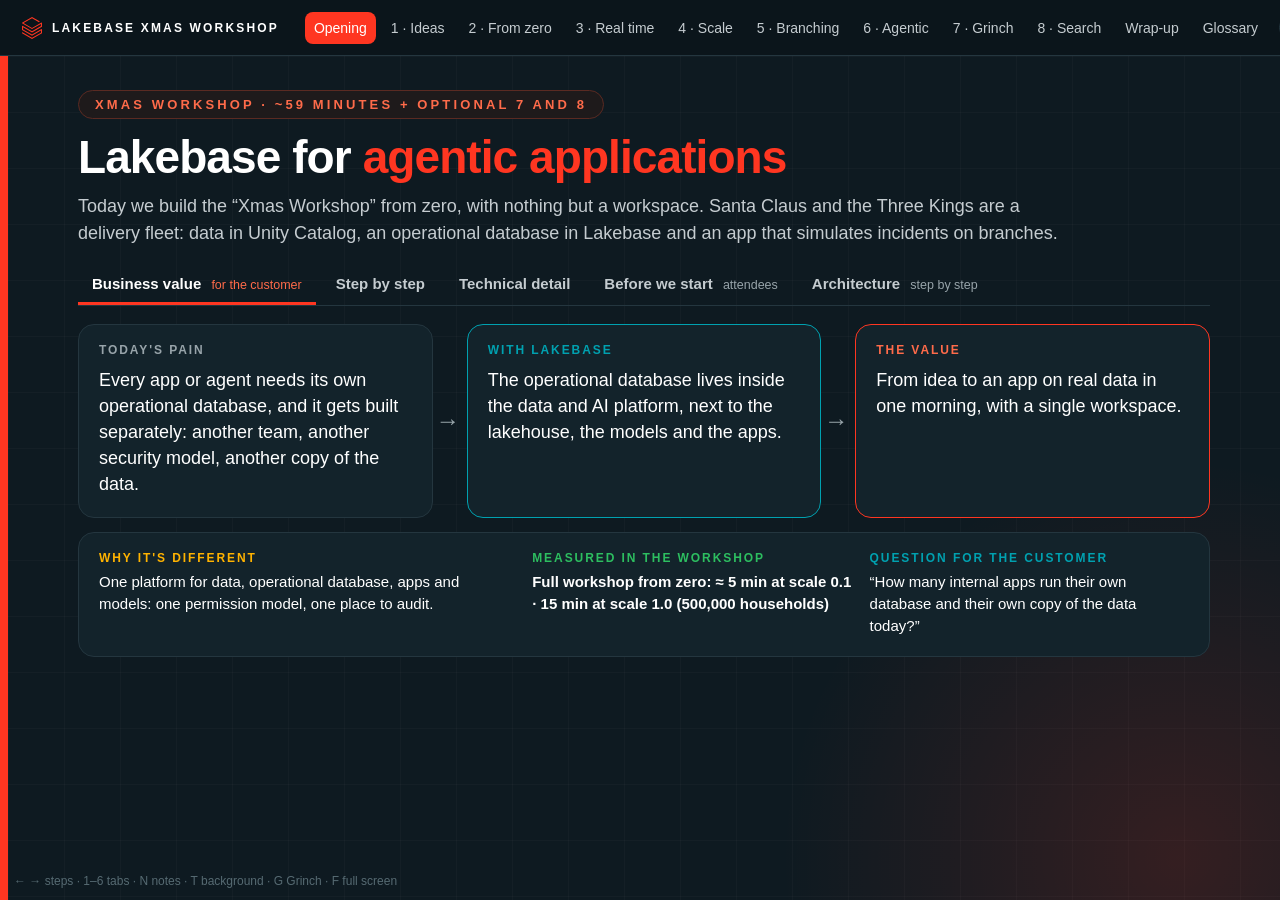
<file: workshop/deck/lakebase-agents-en.html>
<!DOCTYPE html>
<html lang="en" data-navidad-fx="off">
<head>
<meta charset="utf-8" />
<meta name="viewport" content="width=device-width, initial-scale=1" />
<title>Lakebase Xmas Workshop · Lakebase for agentic applications</title>
<style>
  :root { --navy:#1B3139; --ink:#0E1A21; --ink-2:#13232B; --line:#24363F; --lava:#FF3621; --lava-soft:#FF6B4A;
          --amber:#FFB300; --teal:#00A1B0; --green:#2DBE60; --paper:#F9F7F4; --white:#fff; --muted:#98A4AA; --muted-2:#C5CCD0; }
  * { box-sizing:border-box; margin:0; padding:0; }
  html,body { background:var(--ink); color:var(--white); font-family:Inter,-apple-system,"Segoe UI",sans-serif; font-size:16px; line-height:1.5; -webkit-font-smoothing:antialiased; }
  h1,h2,h3 { font-family:"DM Sans",Inter,sans-serif; letter-spacing:-.02em; }
  a { color:var(--lava-soft); }
  code,pre { font-family:ui-monospace,SFMono-Regular,Menlo,monospace; font-size:.86em; }
  code { background:#1d2f38; padding:1px 6px; border-radius:4px; color:#ffd9d2; }
  pre { background:#0b151b; border:1px solid var(--line); border-radius:10px; padding:12px 14px; overflow:auto; color:#d8e2e6; position:relative; }
  pre button.copy { position:absolute; top:6px; right:6px; background:#1d2f38; color:var(--muted-2); border:1px solid var(--line); border-radius:6px; font-size:11px; padding:2px 8px; cursor:pointer; }

  .topnav { position:sticky; top:0; z-index:50; height:56px; display:flex; align-items:center; gap:6px; padding:0 22px; background:#0b151b; border-bottom:1px solid var(--line); }
  .brand { display:flex; align-items:center; gap:10px; font-size:12px; font-weight:700; letter-spacing:.18em; margin-right:20px; white-space:nowrap; }
  .brand::before { content:""; width:12px; height:12px; border-radius:3px; background:var(--lava); }
  .navbtn { background:none; border:0; color:var(--muted-2); font:500 14px Inter,sans-serif; padding:8px 12px; border-radius:8px; cursor:pointer; white-space:nowrap; }
  .navbtn:hover { color:#fff; } .navbtn.active { background:var(--lava); color:#fff; }
  .spacer { flex:1; } .clock { font-size:12px; letter-spacing:.14em; color:var(--muted); white-space:nowrap; }

  section.block { display:none; min-height:calc(100vh - 56px); padding:34px 70px 70px; border-left:8px solid var(--lava);
    background:radial-gradient(circle at 92% 95%,rgba(255,54,33,.16),transparent 28%),
      linear-gradient(rgba(255,255,255,.025) 1px,transparent 1px) 0 0/56px 56px,
      linear-gradient(90deg,rgba(255,255,255,.025) 1px,transparent 1px) 0 0/56px 56px,var(--ink); }
  section.block.active { display:block; animation:fade .35s ease; }
  @keyframes fade { from{opacity:0} to{opacity:1} }
  .kicker { display:inline-flex; gap:10px; align-items:center; padding:6px 16px; border-radius:999px; border:1px solid #5a2a22; background:#1e1a1b;
    color:var(--lava-soft); font:700 13px "DM Sans", Inter, -apple-system, "Segoe UI", sans-serif; letter-spacing:.24em; text-transform:uppercase; margin-bottom:14px; }
  h1 { font-size:46px; line-height:1.08; margin-bottom:10px; } h1 em { color:var(--lava); font-style:normal; }
  h2 { font-size:30px; margin-bottom:8px; } h3 { font-size:18px; margin:14px 0 6px; color:var(--muted-2); }
  .lead { color:var(--muted-2); font-size:18px; max-width:980px; margin-bottom:18px; }

  .subtabs { display:flex; gap:6px; margin:6px 0 18px; border-bottom:1px solid var(--line); }
  .subtab { background:none; border:0; border-bottom:3px solid transparent; color:var(--muted-2); font:600 15px Inter, Inter, -apple-system, "Segoe UI", sans-serif; padding:10px 14px; cursor:pointer; }
  .subtab.active { color:#fff; border-color:var(--lava); }
  .subtab small { color:var(--muted); font-weight:500; margin-left:6px; }
  .pane { display:none; } .pane.active { display:block; animation:fade .3s ease; }

  .grid2 { display:grid; grid-template-columns:minmax(0,1.35fr) minmax(0,1fr); gap:28px; align-items:start; }
  .grid3 { display:grid; grid-template-columns:repeat(3,minmax(0,1fr)); gap:16px; }
  .card { background:var(--ink-2); border:1px solid var(--line); border-radius:14px; padding:16px 18px; }
  .card b { color:#fff; } .card p, .card li { color:var(--muted-2); font-size:15px; }
  .card.hl { border-color:var(--lava); box-shadow:0 0 0 1px rgba(255,54,33,.35); }
  .pill { display:inline-block; font-size:12px; font-weight:700; letter-spacing:.08em; padding:2px 9px; border-radius:999px; background:#2a1714; color:var(--lava-soft); margin-right:6px; }
  .pill.teal { background:#0d2b30; color:#5fd6df; } .pill.green { background:#10291a; color:#62e08f; } .pill.amber { background:#2d2410; color:#ffcf5a; }

  /* step diagrams */
  .diagram { background:#0b151b; border:1px solid var(--line); border-radius:16px; padding:14px; }
  .diagram svg { width:100%; height:auto; display:block; }
  .diagram .node rect, .diagram .node circle, .diagram .node path.shape { fill:#13232B; stroke:#2c4652; stroke-width:1.5; transition:all .35s; }
  .diagram .node text { fill:var(--muted-2); font:600 14px Inter, Inter, -apple-system, "Segoe UI", sans-serif; transition:fill .35s; }
  .diagram .node text.sub { font:500 11.5px Inter, Inter, -apple-system, "Segoe UI", sans-serif; fill:var(--muted); }
  .diagram .edge { stroke:#2c4652; stroke-width:2; fill:none; transition:stroke .35s; marker-end:url(#arrow); }
  .diagram [data-step].on rect, .diagram [data-step].on circle, .diagram [data-step].on path.shape { fill:#2a1714; stroke:var(--lava); }
  .diagram [data-step].on text { fill:#fff; } .diagram path.edge[data-step].on { stroke:var(--lava); }
  .diagram [data-step].done rect, .diagram [data-step].done circle, .diagram [data-step].done path.shape { stroke:#7a3a30; }
  .steps { list-style:none; counter-reset:s; display:grid; gap:8px; }
  .flow-bar { display:flex; align-items:center; gap:12px; margin-bottom:8px; font-size:12.5px; color:var(--muted); }
  .flow-play { background:var(--lava); color:#fff; border:0; border-radius:999px; padding:6px 14px; font:700 13px Inter, -apple-system, "Segoe UI", sans-serif; cursor:pointer; }
  .flow-play.playing { background:#2c4652; }
  .diagram.flow .lane { stroke:#2c4652; stroke-width:6; stroke-linecap:round; fill:none; }
  .diagram.flow .lane.prod { stroke:#1f6f5c; }
  .diagram.flow .lanebox { fill:none; stroke:var(--lava-soft); stroke-width:1.5; stroke-dasharray:6 5; opacity:.7; }
  .diagram.flow g.side rect { stroke-dasharray:5 4; }
  .diagram.flow .lane-lbl { font:700 12px Inter, -apple-system, "Segoe UI", sans-serif; fill:#3fb68b; letter-spacing:.06em; }
  .diagram.flow .lane-lbl.dev { fill:var(--lava-soft); }
  .diagram.flow .edge[data-step].on { stroke-dasharray:8 6; animation:flowdash .8s linear infinite; }
  .diagram.flow .edge.merge.on, .diagram.flow .edge.fork.on { stroke-width:3; }
  .diagram.flow .edge-lbl { font:500 11.5px Inter, -apple-system, "Segoe UI", sans-serif; fill:var(--muted-2); opacity:0; transition:opacity .35s; fill:var(--muted-2); }
  .diagram.flow .edge-lbl.on, .diagram.flow .edge-lbl.done { opacity:1; }
  .diagram.flow .chk { opacity:.35; transition:opacity .35s; }
  .diagram.flow rect.cu { fill:#20343d; stroke:none; transition:fill .35s; }
  .diagram.flow rect.cu.on, .diagram.flow rect.cu.done { fill:#3fb68b; }
  html[data-theme="light"] .diagram.flow rect.cu { fill:#dde3e6; }
  html[data-theme="light"] .diagram.flow rect.cu.on, html[data-theme="light"] .diagram.flow rect.cu.done { fill:#3fb68b; }
  .diagram.flow [data-step="4"].on .chk, .diagram.flow [data-step="4"].done .chk { opacity:1; fill:#3fb68b; }
  .diagram.flow g.res.on .chk, .diagram.flow g.res.done .chk { opacity:1; fill:#3fb68b; }
  .diagram.flow .token { fill:var(--lava); opacity:0; transition:cx .9s ease, cy .9s ease, opacity .3s; filter:drop-shadow(0 0 6px rgba(255,54,33,.8)); }
  .diagram.flow .token.on { opacity:1; }
  @keyframes flowdash { to { stroke-dashoffset:-28; } }
  html[data-theme="light"] .diagram.flow .lane { stroke:#C9D1D6; } html[data-theme="light"] .diagram.flow .lane.prod { stroke:#7cc8ad; }
  html[data-theme="light"] .diagram.flow .edge-lbl { fill:#5B6670; }
  @media (prefers-reduced-motion: reduce) { .diagram.flow .edge[data-step].on { animation:none; } .diagram.flow .token { transition:none; } }
  .steps li { counter-increment:s; padding:10px 12px 10px 46px; border-radius:12px; border:1px solid var(--line); background:var(--ink-2); position:relative; color:var(--muted-2); cursor:pointer; transition:all .3s; }
  .steps li::before { content:counter(s); position:absolute; left:12px; top:10px; width:24px; height:24px; border-radius:50%; background:#1d2f38; color:var(--muted-2); font:700 13px Inter, Inter, -apple-system, "Segoe UI", sans-serif; display:grid; place-items:center; }
  .steps li b { color:#fff; display:block; } .steps li.on { border-color:var(--lava); background:#1e1a1b; }
  .steps li.on::before { background:var(--lava); color:#fff; } .steps li.done { opacity:.7; }
  .steps.compact { gap:6px; } .steps.compact li { padding:6px 12px 6px 44px; font-size:14px; line-height:1.35; } .steps.compact li::before { top:7px; width:22px; height:22px; font-size:12px; } .steps.compact li b small { font-weight:500; color:var(--muted); margin-left:4px; }
  .hint { color:var(--muted); font-size:13px; margin-top:10px; }

  table.t { width:100%; border-collapse:collapse; font-size:14.5px; }
  table.t th, table.t td { text-align:left; padding:7px 10px; border-bottom:1px solid var(--line); vertical-align:top; }
  table.t th { color:var(--muted); font-weight:600; font-size:12.5px; letter-spacing:.06em; text-transform:uppercase; }
  table.t td:first-child { color:#fff; font-weight:600; white-space:nowrap; }
  table.t td { color:var(--muted-2); }
  table.t.wrap td:first-child { white-space:normal; }

  /* demo checklist */
  .demo { display:grid; gap:10px; counter-reset:d; }
  .dstep { display:grid; grid-template-columns:30px minmax(0,1fr); gap:12px; padding:12px 14px; border:1px solid var(--line); border-radius:12px; background:var(--ink-2); }
  .dstep input { width:20px; height:20px; accent-color:var(--lava); margin-top:3px; }
  .dstep.checked { opacity:.55; } .dstep b { color:#fff; }
  .dstep .ok { color:#62e08f; font-size:14px; margin-top:4px; } .dstep .ok::before { content:"✓ You should see: "; font-weight:700; }
  .dstep .planb { color:#ffcf5a; font-size:13.5px; margin-top:4px; } .dstep .planb::before { content:"Plan B: "; font-weight:700; }
  .who { font-size:12px; font-weight:700; letter-spacing:.08em; color:var(--muted); margin-left:6px; }

  /* notes overlay */
  #notes { position:fixed; right:18px; bottom:18px; width:min(560px,46vw); max-height:60vh; overflow:auto; background:#fffdf8; color:#1d252b;
    border-radius:14px; padding:16px 18px; box-shadow:0 18px 50px rgba(0,0,0,.45); display:none; z-index:80; font-size:15px; }
  #notes.on { display:block; } #notes h4 { font-size:12px; letter-spacing:.18em; color:#b93815; margin-bottom:6px; }
  #notes li { margin-left:18px; margin-bottom:4px; }
  .keys { position:fixed; left:14px; bottom:10px; color:#566a72; font-size:12px; z-index:60; }
  .note-src { display:none; }
  @media print { .topnav, .keys, #notes { display:none } section.block { display:block !important; page-break-after:always } .pane { display:block !important } }

  /* ---------- light theme (white background) ---------- */
  .themebtn { background:none; border:1px solid var(--line); color:var(--muted-2); font:600 13px Inter, -apple-system, "Segoe UI", sans-serif;
    padding:6px 12px; border-radius:999px; cursor:pointer; margin-right:14px; white-space:nowrap; }
  .themebtn:hover { color:#fff; border-color:var(--lava); }
  html[data-theme="light"] { --ink:#FFFFFF; --ink-2:#F7F5F2; --line:#E3DED6; --muted:#6B7480; --muted-2:#3E4A52; --white:#0E1A21; }
  html[data-theme="light"] body { background:#fff; color:#0E1A21; }
  html[data-theme="light"] .topnav { background:#fff; border-bottom-color:#E3DED6; }
  html[data-theme="light"] .navbtn { color:#3E4A52; } html[data-theme="light"] .navbtn:hover { color:#0E1A21; }
  html[data-theme="light"] .navbtn.active { color:#fff; }
  html[data-theme="light"] .themebtn:hover { color:#0E1A21; }
  html[data-theme="light"] section.block { background:radial-gradient(circle at 92% 95%,rgba(255,54,33,.08),transparent 28%),
      linear-gradient(rgba(14,26,33,.04) 1px,transparent 1px) 0 0/56px 56px,
      linear-gradient(90deg,rgba(14,26,33,.04) 1px,transparent 1px) 0 0/56px 56px,#fff; }
  html[data-theme="light"] h1, html[data-theme="light"] h2 { color:#0E1A21; }
  html[data-theme="light"] .kicker { background:#FFF1EE; border-color:#FFC9BE; color:#C52A15; }
  html[data-theme="light"] .lead { color:#3E4A52; }
  html[data-theme="light"] a { color:#C52A15; }
  html[data-theme="light"] code { background:#F1EDE7; color:#9A2512; }
  html[data-theme="light"] pre { background:#F7F5F2; color:#1d252b; border-color:#E3DED6; }
  html[data-theme="light"] pre button.copy { background:#fff; color:#3E4A52; border-color:#E3DED6; }
  html[data-theme="light"] .subtab { color:#5B6670; } html[data-theme="light"] .subtab.active { color:#0E1A21; }
  html[data-theme="light"] .card { background:#F7F5F2; } html[data-theme="light"] .card b { color:#0E1A21; }
  html[data-theme="light"] .card p, html[data-theme="light"] .card li { color:#3E4A52; }
  html[data-theme="light"] .pill { background:#FFE4DE; color:#B93815; }
  html[data-theme="light"] .pill.teal { background:#DDF4F6; color:#00707B; }
  html[data-theme="light"] .pill.green { background:#DDF5E5; color:#1B7A3E; }
  html[data-theme="light"] .diagram { background:#FBFAF8; border-color:#E3DED6; }
  html[data-theme="light"] .diagram .node rect, html[data-theme="light"] .diagram .node circle, html[data-theme="light"] .diagram .node path.shape { fill:#fff; stroke:#C9D1D6; }
  html[data-theme="light"] .diagram .node text { fill:#1d252b; }
  html[data-theme="light"] .diagram .node text.sub, html[data-theme="light"] .diagram svg > text { fill:#5B6670; }
  html[data-theme="light"] .diagram .edge { stroke:#B8C2C8; }
  html[data-theme="light"] .diagram [data-step].on rect, html[data-theme="light"] .diagram [data-step].on circle { fill:#FFF1EE; stroke:var(--lava); }
  html[data-theme="light"] .diagram [data-step].on text { fill:#0E1A21; }
  html[data-theme="light"] .diagram [data-step].done rect { stroke:#F2A497; }
  html[data-theme="light"] .steps li { background:#F7F5F2; color:#3E4A52; } html[data-theme="light"] .steps li b { color:#0E1A21; }
  html[data-theme="light"] .steps li::before { background:#E9E4DD; color:#3E4A52; }
  html[data-theme="light"] .steps li.on { background:#FFF1EE; }
  html[data-theme="light"] .steps li.on::before { background:var(--lava); color:#fff; }
  html[data-theme="light"] table.t td:first-child { color:#0E1A21; } html[data-theme="light"] table.t td { color:#3E4A52; }
  html[data-theme="light"] .dstep { background:#F7F5F2; } html[data-theme="light"] .dstep b { color:#0E1A21; }
  html[data-theme="light"] .dstep .ok { color:#1B7A3E; } html[data-theme="light"] .dstep .planb { color:#9A6700; }
  html[data-theme="light"] .keys { color:#8A949B; }
  html[data-theme="light"] #notes { background:#0E1A21; color:#E6ECEF; } html[data-theme="light"] #notes h4 { color:#FF6B4A; }

  /* ---------- architecture (Mercabricks PlatformDiagram style) ---------- */
  .arch { display:grid; grid-template-columns:minmax(0,1.6fr) minmax(300px,.9fr); gap:22px; align-items:start; }
  .arch.compact { grid-template-columns:minmax(0,1.45fr) minmax(280px,1fr); }
  .arch-stepper { grid-column:1 / -1; display:flex; gap:6px; flex-wrap:wrap; align-items:center; }
  .arch-stepper button { border:1px solid var(--line); background:var(--ink-2); color:var(--muted-2); border-radius:999px;
    padding:6px 13px; font:600 13px Inter, -apple-system, "Segoe UI", sans-serif; cursor:pointer; }
  .arch-stepper button.on { background:var(--lava); border-color:var(--lava); color:#fff; }
  .arch-stepper button.done { border-color:#7a3a30; color:var(--white); }
  .arch-stepper button:disabled { opacity:.35; cursor:default; }
  .arch-stepper .lbl { color:var(--muted); font-size:12px; letter-spacing:.14em; text-transform:uppercase; margin-right:6px; }
  .ap-plat { border:1px solid var(--line); border-radius:14px; overflow:hidden; background:var(--ink-2); }
  .ap-row { display:grid; grid-template-columns:150px 1fr; gap:10px; align-items:center; padding:7px 14px; border-top:1px solid var(--line); }
  .ap-row:first-child { border-top:none; }
  .ap-row.tint-o { background:rgba(255,54,33,.06); } .ap-row.tint-n { background:rgba(0,161,176,.05); }
  .ap-lbl b { display:block; font-size:14.5px; font-weight:800; color:var(--white); letter-spacing:-.01em; }
  .ap-lbl span { display:block; font-size:11.5px; color:var(--muted); line-height:1.35; margin-top:2px; }
  .ap-items { display:grid; grid-template-columns:repeat(3,minmax(0,1fr)); gap:8px; align-items:center; }
  .ap-story { display:flex; align-items:center; gap:0; flex-wrap:nowrap; }
  .ap-prod { position:relative; display:flex; align-items:center; gap:10px; min-width:0; padding:5px 8px; border-radius:10px;
    border:1px dashed transparent; transition:opacity .45s, filter .45s, border-color .45s, box-shadow .45s; }
  .ap-prod.future { opacity:.28; filter:grayscale(1); border-color:var(--line); }
  .ap-prod.new { border:1px solid var(--lava); box-shadow:0 0 0 3px rgba(255,54,33,.18), 0 0 22px rgba(255,54,33,.25); }
  .ap-prod.new::after { content:"NEW"; position:absolute; top:-9px; right:8px; background:var(--lava); color:#fff;
    font:800 9.5px Inter, sans-serif; letter-spacing:.12em; padding:1px 7px; border-radius:999px; }
  .ap-tile { width:38px; height:38px; flex:none; background:#fff; border-radius:11px; display:grid; place-items:center;
    box-shadow:0 2px 10px rgba(0,0,0,.18); }
  .ap-tile svg { width:27px; height:27px; }
  .ap-tx { min-width:0; } .ap-tx b { display:block; font-size:13.5px; font-weight:800; color:var(--white); white-space:nowrap; letter-spacing:-.01em; }
  .ap-tx > span { display:block; font-size:11px; color:var(--muted); line-height:1.25; margin-top:1px; }
  .ap-chips { display:flex; gap:4px; flex-wrap:nowrap; margin-top:3px; }
  .ap-chip { display:inline-block; white-space:nowrap; background:#fff; color:#11171C; border-radius:99px; padding:1px 8px;
    font:800 10px ui-monospace, Menlo, monospace; }
  .ap-link { position:relative; width:30px; height:2px; flex:none; background:linear-gradient(90deg, rgba(255,54,33,.55), rgba(255,54,33,.15)); margin:0 4px; transition:opacity .45s; }
  .ap-link.future { opacity:.15; }
  .ap-link i { position:absolute; top:-2px; left:0; width:6px; height:6px; border-radius:99px; background:var(--lava);
    box-shadow:0 0 8px rgba(255,54,33,.9); animation:ap-run 1.8s linear infinite; }
  .ap-link.future i { display:none; }
  @keyframes ap-run { 0%{ left:0; opacity:0 } 12%{ opacity:1 } 88%{ opacity:1 } 100%{ left:calc(100% - 6px); opacity:0 } }
  .ap-infra { display:flex; align-items:center; gap:14px; padding:8px 16px; border-top:1px solid var(--line); background:rgba(127,127,127,.06); flex-wrap:wrap; }
  .ap-infra b { font-size:13px; font-weight:800; color:var(--white); }
  .ap-infra span { font:600 11px ui-monospace, Menlo, monospace; letter-spacing:.06em; color:var(--muted); }
  .ap-flows { position:relative; height:40px; display:grid; grid-template-columns:repeat(5,1fr); margin:4px 0 0; }
  .ap-fl { position:relative; transition:opacity .45s; } .ap-fl.future { opacity:.15; }
  .ap-fl::before { content:""; position:absolute; left:50%; top:0; bottom:0; width:2px; margin-left:-1px;
    background:linear-gradient(180deg, rgba(255,54,33,.6), rgba(255,54,33,.1)); }
  .ap-fl i { position:absolute; left:50%; width:6px; height:6px; margin-left:-3px; border-radius:99px; background:var(--lava);
    box-shadow:0 0 8px rgba(255,54,33,.9); animation:ap-rise 2.1s linear infinite; }
  .ap-fl i:nth-child(2) { animation-delay:1.05s; } .ap-fl.future i { display:none; }
  .ap-fl em { position:absolute; left:50%; top:50%; transform:translate(-50%,-50%); z-index:2; white-space:nowrap; font-style:normal;
    background:var(--ink-2); border:1px solid var(--line); border-radius:99px; padding:3px 10px; font:700 11px Inter, sans-serif; color:var(--white); }
  @keyframes ap-rise { 0%{ top:calc(100% - 4px); opacity:0 } 12%{ opacity:1 } 88%{ opacity:1 } 100%{ top:-4px; opacity:0 } }
  .ap-sources { display:grid; grid-template-columns:repeat(5,1fr); gap:8px; }
  .ap-sources .ap-prod { justify-content:center; }
  .ap-sources .ap-tile { width:36px; height:36px; } .ap-sources .ap-tile svg { width:24px; height:24px; }
  .ap-sources .ap-tx b { font-size:12.5px; } .ap-sources .ap-tx span { font-size:11px; }
  .ap-story { min-width:0; } .ap-story .ap-prod { flex:1 1 0; min-width:0; }
  .ap-story .ap-tx b { white-space:normal; }
  .arch.compact { grid-template-columns:minmax(0,1.7fr) minmax(260px,.85fr); }
  .arch.compact .ap-row { grid-template-columns:128px 1fr; }
  .built { background:var(--ink-2); border:1px solid var(--line); border-radius:14px; padding:16px 18px; }
  .built .bk { font:700 11.5px Inter, sans-serif; letter-spacing:.16em; text-transform:uppercase; color:var(--lava-soft); }
  .built h3 { margin:4px 0 6px; font-size:19px; color:var(--white); }
  .built .meta { display:flex; gap:6px; flex-wrap:wrap; margin-bottom:10px; }
  .built ul { margin:0 0 10px 18px; } .built li { color:var(--muted-2); font-size:14px; margin-bottom:3px; }
  .built .where { font-size:13px; color:var(--muted); border-top:1px solid var(--line); padding-top:8px; }
  .built .where b { color:var(--white); }
  html[data-theme="light"] .ap-row.tint-o { background:#FFF6F3; } html[data-theme="light"] .ap-row.tint-n { background:#F1F9FA; }
  html[data-theme="light"] .ap-tile { box-shadow:0 2px 10px rgba(15,23,42,.10); border:1px solid #E3DED6; }
  html[data-theme="light"] .ap-chip { background:#F1EDE7; }
  html[data-theme="light"] .ap-fl em { background:#fff; }
  html[data-theme="light"] .arch-stepper button.done { color:#0E1A21; border-color:#F2A497; }

  /* ---- navidad-fx.css (from the app) ---- */
/*
 * Navidad header effects: snowfall, tree + snowman scene, Santa hat on the logo,
 * Santa's sleigh with reindeer and shooting stars. Purely decorative: every layer
 * is aria-hidden and pointer-events: none. Driven by navidad-fx.js.
 * Opt out: <html data-navidad-fx="off">, the header toggle, or prefers-reduced-motion.
 */
:root {
  --color-holiday-snow: #9fb3c2;
  --color-holiday-red: #c8102e;
  --color-holiday-fur: #fff;
  --color-holiday-fur-edge: #8a9ba4;
  --color-holiday-fur-shade: #d7e1e7;
  --color-holiday-pine: #2f6f57;
  --color-holiday-pine-back: #6f9c89;
  --color-holiday-trunk: #7a5136;
  --color-holiday-coal: #1b3139;
  --color-holiday-carrot: #ef7d2b;
  --color-holiday-gold: #f2b632;
  --color-holiday-cheek: #f4a3a8;
  --color-holiday-tree-snow: #eef4f8;
  --color-holiday-tree-snow-edge: #a9bcc7;
  --color-holiday-reindeer: #8a5a3b;
  --color-holiday-skin: #f3cfb3;
  --color-holiday-sparkle: #ffd86b;
  --color-holiday-mini-hill: #e3eaee;
}

/* Header pill */
.navidad-header {
  position: relative;
  display: flex;
  align-items: center;
  gap: 0.75rem;
  height: 3rem;
  padding: 0 1rem;
  margin-bottom: 1rem;
  border: 1px solid #e3e7ea;
  border-radius: 40px;
  background: #fff;
  box-shadow: 0 4px 6px -1px #0000001a, 0 2px 4px -2px #0000001a;
  flex-wrap: nowrap;
}
/* Keep any header content (title, links) painted above the effects layer. */
.navidad-header > * {
  position: relative;
}
.navidad-header h1 {
  margin: 0;
  font-size: 1.1rem;
}
.navidad-brand {
  position: relative;
  display: flex;
  align-items: center;
  gap: 0.6rem;
  font-weight: 700;
  letter-spacing: -0.02em;
  white-space: nowrap;
}
.navidad-logo {
  position: relative;
  display: block;
  width: 24px;
  height: 24px;
}
.navidad-logo > img {
  width: 24px;
  height: 24px;
  object-fit: contain;
}
.navidad-hat {
  position: absolute;
  top: -12px;
  left: 4.94px;
  width: 18.35px;
  height: 14.12px;
  overflow: visible;
  pointer-events: none;
}
.navidad-fx-toggle {
  position: relative;
  margin-left: auto;
  margin-right: 0;
  border: 1px solid #d5dbe0;
  border-radius: 999px;
  background: #fff;
  padding: 0.2rem 0.65rem;
  font: inherit;
  font-size: 0.8rem;
  cursor: pointer;
}

/* Overlay layers */
.navidad-fx-layer {
  position: absolute;
  inset: 0;
  overflow: hidden;
  border-radius: 40px;
  pointer-events: none;
}
.navidad-scene {
  position: absolute;
  top: 0;
  bottom: 0;
  right: 0;
  width: 50%;
  overflow: hidden;
  pointer-events: none;
  -webkit-mask-image: linear-gradient(to right, transparent, #000 14%, #000 86%, transparent);
  mask-image: linear-gradient(to right, transparent, #000 14%, #000 86%, transparent);
}
.navidad-scene .hill {
  position: absolute;
  left: 0;
  right: 0;
  bottom: 0;
  display: block;
  width: 100%;
  height: 9px;
}
.navidad-scene .prop {
  position: absolute;
  bottom: 3px;
  transform: translateX(-50%);
}
.navidad-scene svg {
  display: block;
  overflow: visible;
}
.snowfall,
.sky-events {
  position: absolute;
  inset: 0;
  overflow: hidden;
  pointer-events: none;
}
.snowflake-contained {
  position: absolute;
  top: 0;
  display: block;
  height: 100%;
  animation-name: snow-fall-contained;
  animation-timing-function: linear;
  animation-iteration-count: infinite;
}
.snowflake-sway {
  display: block;
  border-radius: 999px;
  background: var(--color-holiday-snow);
  animation-name: snow-sway;
  animation-timing-function: ease-in-out;
  animation-iteration-count: infinite;
  animation-direction: alternate;
}
.santa-flight {
  position: absolute;
  top: 3px;
  left: 0;
  right: 0;
  animation: santa-fly 7s linear forwards;
}
.santa-bob {
  width: max-content;
  animation: santa-bob 0.9s ease-in-out infinite alternate;
}
.santa-bob svg {
  display: block;
  overflow: visible;
}
.sleigh-sparkle {
  transform-box: fill-box;
  transform-origin: 50% center;
  animation: sleigh-sparkle 0.7s ease-in-out infinite alternate;
}
.shooting-star {
  position: absolute;
  top: 6px;
  width: 64px;
  height: 2px;
  border-radius: 2px;
  opacity: 0;
  background: linear-gradient(to right, var(--color-holiday-gold), transparent);
  animation: shooting-star 1.1s ease-out forwards;
}

@keyframes snow-fall-contained {
  0% { transform: translateY(-10%); }
  100% { transform: translateY(110%); }
}
@keyframes snow-sway {
  0% { transform: translate(-12px); }
  100% { transform: translate(12px); }
}
@keyframes santa-fly {
  0% { transform: translate(-150px); }
  100% { transform: translate(100%); }
}
@keyframes santa-bob {
  0% { transform: translateY(0) rotate(-2deg); }
  100% { transform: translateY(-3px) rotate(1deg); }
}
@keyframes sleigh-sparkle {
  0% { opacity: 1; transform: scale(1); }
  100% { opacity: 0.25; transform: scale(0.55); }
}
@keyframes shooting-star {
  0% { opacity: 0; transform: translate(0) rotate(-7deg); }
  15% { opacity: 1; }
  100% { opacity: 0; transform: translate(-240px, 28px) rotate(-7deg); }
}

@media (max-width: 640px) {
  .navidad-scene { display: none; }
}
@media (prefers-reduced-motion: reduce) {
  .snowfall,
  .sky-events { display: none; }
  .sleigh-sparkle { animation: none; }
}

  /* ---------- Xmas effects (same as the app: navidad-fx) — deck adaptations ---------- */
  .topnav > * { position:relative; }
  .topnav > .navidad-fx-layer { position:absolute; border-radius:0; }
  .topnav .navidad-scene { width:42%; right:0; }
  .brand::before { display:none; }
  .brand .navidad-logo { width:20px; height:22px; }
  .brand .navidad-logo svg { display:block; }
  .brand .navidad-hat { top:-11px; left:3px; width:16px; height:12.3px; }
  .topnav .navidad-fx-toggle { order:99; margin:0 0 0 10px; background:none; color:var(--muted-2); border:1px solid var(--line);
    font:600 13px Inter, -apple-system, "Segoe UI", sans-serif; padding:6px 12px; }
  .topnav .navidad-fx-toggle[aria-pressed="true"] { border-color:var(--lava); color:var(--white); }
  .topnav .navidad-fx-toggle { white-space:nowrap; flex:none; padding:6px 10px; font-size:12.5px; }
  .topnav .navidad-scene { opacity:.55; }
  .topnav .themebtn { padding:6px 10px; font-size:12.5px; margin-right:8px; }
  .topnav .clock { min-width:0; font-size:11px; letter-spacing:.08em; }
  .topnav .navbtn { padding:8px 9px; }

  /* ---------- Grinch breaks the screen (original character) ---------- */
  #grinchFx { position:fixed; inset:0; z-index:95; pointer-events:none; display:none; }
  #grinchFx.on { display:block; }
  #grinchFx.broken { pointer-events:auto; cursor:pointer; }
  #grinchFx svg.glass { position:absolute; inset:0; width:100%; height:100%; }
  #grinchFx .crack { fill:none; stroke:rgba(255,255,255,.92); stroke-width:1.6; stroke-linejoin:round;
    filter:drop-shadow(0 0 2px rgba(0,0,0,.6)); }
  #grinchFx .crack.thin { stroke-width:.9; stroke:rgba(255,255,255,.7); }
  #grinchFx .shard { fill:rgba(220,240,255,.06); stroke:none; transform-box:fill-box; transform-origin:center; }
  #grinchFx .shard.alt { fill:rgba(220,240,255,.13); }
  #grinchFx .gap { fill:rgba(0,0,0,.72); }
  #grinchFx .flash { position:absolute; inset:0; background:#fff; opacity:0; }
  #grinchFx .critter { position:absolute; width:250px; height:290px; right:6%; bottom:-320px; }
  #grinchFx .bubble { position:absolute; right:calc(6% + 210px); bottom:300px; background:#fff; color:#0E1A21; font:800 18px Inter, sans-serif;
    padding:10px 16px; border-radius:16px; opacity:0; transform:scale(.6); transition:all .25s; box-shadow:0 8px 24px rgba(0,0,0,.35); }
  #grinchFx .bubble.on { opacity:1; transform:scale(1); }
  #grinchFx .toast { position:absolute; left:50%; top:90px; transform:translateX(-50%); background:#10291a; color:#62e08f; border:1px solid #2DBE60;
    font:700 16px Inter, sans-serif; padding:10px 18px; border-radius:999px; opacity:0; transition:opacity .3s; }
  #grinchFx .toast.on { opacity:1; }
  @keyframes grinch-shake { 0%,100%{transform:none} 20%{transform:translate(-9px,4px)} 40%{transform:translate(8px,-6px)} 60%{transform:translate(-6px,3px)} 80%{transform:translate(4px,-2px)} }
  body.shake > section.block.active { animation:grinch-shake .45s ease; }
  @media (prefers-reduced-motion: reduce) { body.shake > section.block.active { animation:none; } }

  /* BIZ-CSS · "Business value" tab (generated by workshop/tools/biz_tabs.py) */
  .biz { display:grid; grid-template-columns:1fr 1fr 1fr; gap:14px 34px; counter-reset:none; margin-top:4px; }
  .biz li { padding:18px 20px 20px; border-radius:16px; min-height:140px; cursor:pointer; position:relative; transition:all .35s; }
  .biz li::before { display:none; }
  .biz li .bl { display:block; font:800 12px Inter,sans-serif; letter-spacing:.16em; text-transform:uppercase; margin-bottom:10px; }
  .biz li p { font-size:18px; line-height:1.45; color:var(--white); }
  .biz li.b-pain .bl { color:var(--muted); } .biz li.b-pain { border-color:var(--line); }
  .biz li.b-lb { border-color:var(--teal); } .biz li.b-lb .bl { color:var(--teal); }
  .biz li.b-val { border-color:var(--lava); } .biz li.b-val .bl { color:var(--lava-soft); }
  .biz li.b-pain:not(:last-child)::after, .biz li.b-lb::after { content:"→"; position:absolute; right:-28px; top:50%; transform:translateY(-50%);
    font:700 24px Inter,sans-serif; color:var(--muted); }
  .biz li.b-why { grid-column:1 / -1; min-height:0; display:grid; grid-template-columns:1.3fr 1fr 1fr; gap:18px; border-color:var(--line); }
  .biz li.b-why > div { font-size:15px; line-height:1.45; color:var(--white); }
  .biz li.b-why .bl { margin-bottom:6px; }
  .biz li.b-why .w .bl { color:var(--amber); } .biz li.b-why .m .bl { color:var(--green); } .biz li.b-why .q .bl { color:var(--teal); }
  .biz li.b-why .m b { color:var(--white); }
  .biz li.on { box-shadow:0 0 0 2px var(--lava); }
  .biz:has(li.on) li:not(.on):not(.done) { opacity:.22; }
  .biz-sum { display:grid; gap:6px; counter-reset:none; }
  .biz-sum li { display:grid; grid-template-columns:150px 1fr 1fr 1fr; gap:16px; padding:10px 14px; align-items:center; }
  .biz-sum li::before { display:none; }
  .biz-sum-h { display:grid; grid-template-columns:150px 1fr 1fr 1fr; gap:16px; padding:0 15px 6px; font:800 11.5px Inter,sans-serif; letter-spacing:.14em; text-transform:uppercase; color:var(--muted); }
  .biz-sum li b { color:var(--white); } .biz-sum li .v { color:var(--lava-soft); font-weight:600; } .biz-sum li .f { color:var(--green); }
  .biz-sum:has(li.on) li:not(.on):not(.done) { opacity:.22; }
  .subtab.biz-tab small { color:var(--lava-soft); }
  /* /BIZ-CSS */
</style>
</head>
<body>
<nav class="topnav" data-navidad-header>
  <div class="brand"><span class="navidad-logo" data-navidad-logo><svg width="20" height="22" viewBox="0 0 300 331" fill="none" xmlns="http://www.w3.org/2000/svg">
<path d="M283.923 136.449L150.144 213.624L6.88995 131.168L0 134.982V194.844L150.144 281.115L283.923 204.234V235.926L150.144 313.1L6.88995 230.644L0 234.458V244.729L150.144 331L300 244.729V184.867L293.11 181.052L150.144 263.215L16.0766 186.334V154.643L150.144 231.524L300 145.253V86.2713L292.536 81.8697L150.144 163.739L22.9665 90.9663L150.144 17.8998L254.641 78.055L263.828 72.773V65.4371L150.144 0L0 86.2713V95.6613L150.144 181.933L283.923 104.758V136.449Z" fill="#FF3621"/>
</svg></span>LAKEBASE XMAS WORKSHOP</div>
  <button class="navbtn" data-go="b0">Opening</button>
  <button class="navbtn" data-go="b1">1 · Ideas</button>
  <button class="navbtn" data-go="b2">2 · From zero</button>
  <button class="navbtn" data-go="rt">3 · Real time</button>
  <button class="navbtn" data-go="replica">4 · Scale</button>
  <button class="navbtn" data-go="b3">5 · Branching</button>
  <button class="navbtn" data-go="b4">6 · Agentic</button>
  <button class="navbtn" data-go="grinch">7 · Grinch</button>
  <button class="navbtn" data-go="busqueda">8 · Search</button>
  <button class="navbtn" data-go="b5">Wrap-up</button>
  <button class="navbtn" data-go="glos">Glossary</button>
  <div class="spacer"></div>
  <button class="themebtn" id="themeBtn" type="button" title="Change background (T)">☀ Light background</button>
  <div class="clock" id="clock">0–4'</div>
</nav>

<!-- ============================== B0 · OPENING ============================== -->
<section class="block" id="b0" data-time="0–4'">
  <div class="kicker">Xmas Workshop · ~59 minutes + optional 7 and 8</div>
  <h1>Lakebase for <em>agentic applications</em></h1>
  <p class="lead">Today we build the “Xmas Workshop” from zero, with nothing but a workspace. Santa Claus and the Three Kings are a delivery fleet: data in Unity Catalog, an operational database in Lakebase and an app that simulates incidents on branches.</p>
  <div class="subtabs"><button class="subtab biz-tab active" data-pane="0">Business value <small>for the customer</small></button><button class="subtab" data-pane="1">Step by step</button><button class="subtab" data-pane="2">Technical detail</button><button class="subtab" data-pane="3">Before we start <small>attendees</small></button><button class="subtab" data-pane="4">Architecture <small>step by step</small></button></div>
  <!-- BIZ-PANE --><div class="pane biz-pane active">
    <ol class="steps biz">
      <li data-step="1" class="b-pain"><span class="bl">Today's pain</span><p>Every app or agent needs its own operational database, and it gets built separately: another team, another security model, another copy of the data.</p></li>
      <li data-step="2" class="b-lb"><span class="bl">With Lakebase</span><p>The operational database lives inside the data and AI platform, next to the lakehouse, the models and the apps.</p></li>
      <li data-step="3" class="b-val"><span class="bl">The value</span><p>From idea to an app on real data in one morning, with a single workspace.</p></li>
      <li data-step="4" class="b-why">
        <div class="w"><span class="bl">Why it's different</span>One platform for data, operational database, apps and models: one permission model, one place to audit.</div>
        <div class="m"><span class="bl">Measured in the workshop</span><b>Full workshop from zero: ≈ 5 min at scale 0.1 · 15 min at scale 1.0 (500,000 households)</b></div>
        <div class="q"><span class="bl">Question for the customer</span>“How many internal apps run their own database and their own copy of the data today?”</div>
      </li>
    </ol>
  </div><!-- /BIZ-PANE -->
  <div class="pane">
    <div class="grid2">
      <div class="diagram flow">
        <svg viewBox="0 0 760 340" role="img" aria-label="Agenda: 8 blocks and wrap-up">
          <defs><marker id="arrow" viewBox="0 0 10 10" refX="9" refY="5" markerWidth="7" markerHeight="7" orient="auto"><path d="M0,0 L10,5 L0,10 z" fill="#5a7480"/></marker></defs>
          <g class="node" data-step="1"><rect x="20" y="24" width="166" height="86" rx="14"/><text x="103" y="58" text-anchor="middle">1 · Ideas</text><text class="sub" x="103" y="78" text-anchor="middle">5 ideas</text></g>
          <g class="node" data-step="2"><rect x="202" y="24" width="166" height="86" rx="14"/><text x="285" y="58" text-anchor="middle">2 · From zero</text><text class="sub" x="285" y="78" text-anchor="middle">data → app</text></g>
          <g class="node" data-step="3"><rect x="384" y="24" width="166" height="86" rx="14"/><text x="467" y="58" text-anchor="middle">3 · Real time</text><text class="sub" x="467" y="78" text-anchor="middle">Zerobus · sink</text></g>
          <g class="node" data-step="4"><rect x="566" y="24" width="166" height="86" rx="14"/><text x="649" y="58" text-anchor="middle">4 · Scale</text><text class="sub" x="649" y="78" text-anchor="middle">autoscaling · replica</text></g>
          <g class="node" data-step="5"><rect x="20" y="150" width="166" height="86" rx="14"/><text x="103" y="184" text-anchor="middle">5 · Branching</text><text class="sub" x="103" y="204" text-anchor="middle">Filomena · DANA · closures</text></g>
          <g class="node" data-step="6"><rect x="202" y="150" width="166" height="86" rx="14"/><text x="285" y="184" text-anchor="middle">6 · Agentic</text><text class="sub" x="285" y="204" text-anchor="middle">Genie Code</text></g>
          <g class="node" data-step="7"><rect x="384" y="150" width="166" height="86" rx="14" stroke-dasharray="6 5"/><text x="467" y="184" text-anchor="middle">7 · Grinch</text><text class="sub" x="467" y="204" text-anchor="middle">snapshot · PITR</text><text class="sub" x="467" y="220" text-anchor="middle">optional</text></g>
          <g class="node" data-step="8"><rect x="566" y="150" width="166" height="86" rx="14" stroke-dasharray="6 5"/><text x="649" y="184" text-anchor="middle">8 · Search</text><text class="sub" x="649" y="204" text-anchor="middle">Lakebase Search · BM25</text><text class="sub" x="649" y="220" text-anchor="middle">optional</text></g>
          <path class="edge" data-step="2" d="M186 67 H200"/><path class="edge" data-step="3" d="M368 67 H382"/><path class="edge" data-step="4" d="M550 67 H564"/><path class="edge" data-step="5" d="M649 110 V130 H103 V148"/><path class="edge" data-step="6" d="M186 193 H200"/><path class="edge" data-step="7" d="M368 193 H382"/><path class="edge" data-step="8" d="M550 193 H564"/>
          <g class="node" data-step="9"><rect x="20" y="262" width="712" height="64" rx="14"/><text x="376" y="289" text-anchor="middle">Wrap-up · “Run all” at minute 5 → the app is ready by the wrap-up</text><text class="sub" x="376" y="310" text-anchor="middle">facilitator: scale 0.75, ~12 min · attendees: 0.1, ~5 min · we explain while it runs · 7 and 8 if time allows</text></g>
        </svg>
      </div>
      <ol class="steps compact">
        <li data-step="1"><b>Concepts and differentiators</b>What Lakebase is and why it fits agents.</li>
        <li data-step="2"><b>An app from zero</b>One notebook, “Run all”: data → Lakebase → app.</li>
        <li data-step="3"><b>Real time</b>Zerobus → Spark → Lakebase sink, plus a reviewer agent.</li>
        <li data-step="4"><b>Scale</b>Primary autoscaling and a read replica.</li>
        <li data-step="5"><b>Branches as a sandbox</b>Filomena, DANA or closures without touching production.</li>
        <li data-step="6"><b>Agentic development</b>An agent builds on Lakebase (Genie Code).</li>
        <li data-step="7"><b>The Grinch <small>optional</small></b>Snapshot, PITR branch and recovery without stopping the app.</li>
        <li data-step="8"><b>Search <small>optional</small></b>Lakebase Search: BM25 over 500,000 families.</li>
        <li data-step="9"><b>Wrap-up and hands-on</b>Why Lakebase; anyone who wants carries on in their own workspace.</li>
      </ol>
    </div>
  </div>
  <div class="pane">
    <div class="grid3">
      <div class="card"><b>Requirements</b><ul style="margin:8px 0 0 18px"><li>AWS or Azure workspace with Lakebase and Databricks Apps</li><li>Serverless compute</li><li>Permission to create a schema in a catalog</li></ul></div>
      <div class="card"><b>Material</b><ul style="margin:8px 0 0 18px"><li><code>lakebase-xmas-workshop.zip</code> (handed out in the room)</li><li>Notebooks <code>00</code> · <code>01</code> · <code>02</code> · <code>99</code></li><li>SQL <code>01–03</code> for the Lakebase editor</li></ul></div>
      <div class="card"><b>Data</b><ul style="margin:8px 0 0 18px"><li>Synthetic: 21 cities, Christmas Eve + Kings' Night</li><li>Roads © OpenStreetMap (ODbL)</li><li>Scenarios <b>inspired by</b> real events</li></ul></div>
    </div>
  </div>
  <div class="pane">
    <div class="demo">
      <div class="dstep"><input type="checkbox" /><div><b>Open your workspace</b> and go to your user folder (<i>Workspace → Users → you</i>).</div></div>
      <div class="dstep"><input type="checkbox" /><div><b>Import → File → <code>lakebase-xmas-workshop.zip</code></b>. Keep the folder structure.<div class="ok">a <code>navidad-workshop</code> folder with <code>workshop/notebooks/00_workbench</code></div></div></div>
      <div class="dstep"><input type="checkbox" /><div><b>Pick a catalog</b> where you can create a schema (for example, your sandbox catalog).</div></div>
    </div>
  </div>
  <div class="pane">
    <p class="lead" style="margin:0 0 10px">The Xmas Workshop runs on the <b>Databricks Data Intelligence Platform</b>. Each workshop iteration adds a piece: click the iterations (or →) to build it; 8 (Grinch) is optional and “Target” is the final architecture.</p>
    <div class="arch" data-from="1" data-to="9" data-start="1"></div>
  </div>
  <div class="note-src"><h4>NOTES · OPENING</h4><ul><li class="biz-note"><b>Business:</b> We're not here to talk about yet another database, but about where apps and agents live: next to the data.</li>
    <li>Introduce yourself. Goal: when they leave, they can explain Lakebase in 1 minute and have a working app.</li>
    <li>The “Xmas Workshop” is a fun excuse for a serious case: a delivery fleet with data, routes and incidents.</li>
    <li>Want to follow along: zip in the room. If not, just watch: everything stays in your folder for later.</li></ul></div>
</section>


<!-- ============================== B1 · IDEAS ============================== -->
<section class="block" id="b1" data-time="4–12'">
  <div class="kicker">Block 1 · Concepts</div>
  <h2>Lakebase in 5 ideas</h2>
  <p class="lead">Managed serverless Postgres inside the data platform: the operational database for apps and agents, connected to the lakehouse without ETL.</p>
  <div class="subtabs"><button class="subtab biz-tab active" data-pane="0">Business value <small>for the customer</small></button><button class="subtab" data-pane="1">Step by step</button><button class="subtab" data-pane="2">Technical detail</button><button class="subtab" data-pane="3">Live demo <small>D1 · kick-off</small></button><button class="subtab" data-pane="4">Architecture <small>where each idea fits</small></button></div>
  <!-- BIZ-PANE --><div class="pane biz-pane active">
    <ol class="steps biz">
      <li data-step="1" class="b-pain"><span class="bl">Today's pain</span><p>Running Postgres means sizing, patching, managing credentials and paying for the server 24/7, used or not.</p></li>
      <li data-step="2" class="b-lb"><span class="bl">With Lakebase</span><p>Managed serverless Postgres: compute separated from storage, branches, autoscaling and scale-to-zero.</p></li>
      <li data-step="3" class="b-val"><span class="bl">The value</span><p>Less operations, and a cost that follows real usage, not the peak.</p></li>
      <li data-step="4" class="b-why">
        <div class="w"><span class="bl">Why it's different</span>Standard Postgres, no proprietary dialect or vendor lock-in, and integrated with the lakehouse: not one more database to integrate.</div>
        <div class="m"><span class="bl">Measured in the workshop</span><b>Wakes up in a few hundred ms after scale-to-zero · autoscaling from 0.5 to 64 CU (documentation)</b></div>
        <div class="q"><span class="bl">Question for the customer</span>“How much operational effort goes into your transactional databases today?”</div>
      </li>
    </ol>
  </div><!-- /BIZ-PANE -->
  <div class="pane">
    <div class="grid2">
      <div class="diagram">
        <svg viewBox="0 0 760 420" role="img" aria-label="Lakebase architecture">
          <defs><marker id="arrow" viewBox="0 0 10 10" refX="9" refY="5" markerWidth="7" markerHeight="7" orient="auto"><path d="M0,0 L10,5 L0,10 z" fill="#5a7480"/></marker></defs>
          <g class="node" data-step="1"><rect x="250" y="300" width="260" height="80" rx="14"/><text x="380" y="335" text-anchor="middle">Shared storage</text><text class="sub" x="380" y="357" text-anchor="middle">separate from compute · history · copy-on-write</text></g>
          <g class="node" data-step="1"><rect x="250" y="170" width="120" height="70" rx="12"/><text x="310" y="200" text-anchor="middle">compute</text><text class="sub" x="310" y="220" text-anchor="middle">0.5–64 CU · to zero</text></g>
          <g class="node" data-step="2"><rect x="390" y="170" width="120" height="70" rx="12"/><text x="450" y="200" text-anchor="middle">sim-dana branch</text><text class="sub" x="450" y="220" text-anchor="middle">its own compute</text></g>
          <path class="edge" data-step="1" d="M310 240 V298"/><path class="edge" data-step="2" d="M450 240 V298"/>
          <g class="node" data-step="3"><rect x="20" y="300" width="190" height="80" rx="14"/><text x="115" y="335" text-anchor="middle">Lakehouse (Delta · UC)</text><text class="sub" x="115" y="357" text-anchor="middle">analytics · features · context</text></g>
          <path class="edge" data-step="3" d="M210 330 H248"/><path class="edge" data-step="3" d="M248 352 H212"/>
          <text x="229" y="320" fill="#98A4AA" font-size="11" text-anchor="middle">synced</text><text x="229" y="372" fill="#98A4AA" font-size="11" text-anchor="middle">CDF</text>
          <g class="node" data-step="4"><rect x="250" y="40" width="260" height="80" rx="14"/><text x="380" y="75" text-anchor="middle">Apps · agents · AI Gateway</text><text class="sub" x="380" y="97" text-anchor="middle">service principal OAuth · UC governance</text></g>
          <path class="edge" data-step="4" d="M310 122 V168"/>
          <g class="node" data-step="5"><rect x="550" y="170" width="190" height="210" rx="14"/><text x="645" y="205" text-anchor="middle">Extensions</text><text class="sub" x="645" y="232" text-anchor="middle">PostGIS · pgRouting</text><text class="sub" x="645" y="254" text-anchor="middle">pgvector · Lakebase Search</text><text class="sub" x="645" y="276" text-anchor="middle">(vector + BM25 + hybrid)</text><text class="sub" x="645" y="310" text-anchor="middle">Postgres 16 · 17 · 18</text></g>
          <path class="edge" data-step="5" d="M512 205 H548"/>
        </svg>
      </div>
      <ol class="steps">
        <li data-step="1"><b>Serverless Postgres</b>Compute and storage separated; autoscaling and <i>scale-to-zero</i>: resumes in hundreds of ms.</li>
        <li data-step="2"><b>Copy-on-write branching</b>A branch is an instant copy with its own compute: ideal as an agent's sandbox.</li>
        <li data-step="3"><b>Lakehouse ↔ operational without ETL</b>Synced tables (Delta → Postgres) and CDF (Postgres → Delta).</li>
        <li data-step="4"><b>Inside the platform</b>UC governance, passwordless Apps with OAuth, AI Gateway for the model.</li>
        <li data-step="5"><b>Real Postgres</b>Extensions that agents and developers already know.</li>
      </ol>
    </div>
  </div>
  <div class="pane">
    <div class="grid2">
      <table class="t">
        <tr><th>Fact</th><th>Value (public docs, check before the session)</th></tr>
        <tr><td>GA</td><td>AWS 22-Jan-2026 · Azure 2-Mar-2026. Autoscaling by default since 12-Mar-2026</td></tr>
        <tr><td>Compute</td><td>Autoscaling 0.5–64 CU (1 CU ≈ 2 GB; max − min ≤ 16 CU) · fixed up to 112 CU</td></tr>
        <tr><td>Scale-to-zero</td><td>Resumes in hundreds of ms · timeout 60 s–7 days · computes ≤ 32 CU · not with HA</td></tr>
        <tr><td>HA · replicas</td><td>1 primary + 1–3 secondaries in other AZs · up to 6 read replicas per branch</td></tr>
        <tr><td>Branching</td><td>Copy-on-write, instant · TTL up to 30 days · reset from parent (UI)</td></tr>
        <tr><td>Synced tables</td><td>Delta → Postgres in snapshot, triggered or continuous mode</td></tr>
        <tr><td>CDF</td><td>Postgres → Delta: Public Preview</td></tr>
        <tr><td>Lakebase Search</td><td>GA 18-Sep-2026: vector + BM25 + hybrid</td></tr>
        <tr><td>EU regions</td><td>AWS eu-west-1/2, eu-central-1 · Azure westeurope, northeurope, francecentral, germanywestcentral, swedencentral, uksouth</td></tr>
        <tr><td>Price</td><td>Public pricing page; no figures in the session</td></tr>
      </table>
      <div class="card">
        <b>Documentation</b>
        <ul style="margin:8px 0 0 18px">
          <li><a href="https://docs.databricks.com/aws/en/oltp/projects/" target="_blank">Lakebase Autoscaling: overview</a></li>
          <li><a href="https://docs.databricks.com/aws/en/oltp/projects/manage-computes" target="_blank">Computes and autoscaling</a> · <a href="https://docs.databricks.com/aws/en/oltp/projects/scale-to-zero" target="_blank">scale-to-zero</a></li>
          <li><a href="https://docs.databricks.com/aws/en/oltp/projects/branches" target="_blank">Branches</a> · <a href="https://docs.databricks.com/aws/en/oltp/projects/manage-branches" target="_blank">manage branches</a></li>
          <li><a href="https://docs.databricks.com/aws/en/oltp/projects/extensions" target="_blank">Extensions (PostGIS, pgRouting…)</a></li>
          <li><a href="https://docs.databricks.com/aws/en/release-notes/lakebase/" target="_blank">Release notes AWS</a> · <a href="https://learn.microsoft.com/en-us/azure/databricks/release-notes/lakebase/" target="_blank">Azure</a></li>
          <li><a href="https://www.databricks.com/product/pricing/lakebase" target="_blank">Pricing</a></li>
        </ul>
      </div>
    </div>
  </div>
  <div class="pane">
    <div class="demo">
      <div class="dstep"><input type="checkbox" /><div><b>Open <code>workshop/notebooks/00_workbench</code></b><span class="who">FACILITATOR + ATTENDEES</span></div></div>
      <div class="dstep"><input type="checkbox" /><div><b>Widgets:</b> <code>catalog</code> = your catalog · <code>suffix</code> empty (or <code>2</code> if you repeat) · <code>scale</code> <b>0.75</b> (facilitator) or <b>0.1</b> (attendees) · <code>sync_mode</code> SNAPSHOT · <code>incidents</code> yes</div></div>
      <div class="dstep"><input type="checkbox" /><div><b>Run all</b> (serverless). At 0.75: ~12 min (data 418 s · Lakebase 32 s · app 186 s · incidents 13 s). At 0.1: ~5 min (77 s · 31 s · 143 s · 9 s). We move on to block 2 while it runs.<div class="ok">the names cell prints <code>navidad_&lt;slug&gt;</code>, <code>navidad-&lt;slug&gt;</code> and <code>navidad-&lt;slug&gt;-app</code></div><div class="planb">if the import or permissions fail, keep watching: the facilitator does it in their workspace</div></div></div>
    </div>
  </div>
    <div class="pane">
    <div class="arch compact" data-from="9" data-to="9" data-start="9"></div>
  </div>
  <div class="note-src"><h4>NOTES · 5 IDEAS</h4><ul><li class="biz-note"><b>Business:</b> Five ideas, one message: real Postgres, no server to babysit, right next to your data.</li>
    <li>Start D1 NOW (minute ~5) and explain while it runs.</li>
    <li>Idea 2 is the star for agents: “every agent run gets its own branch; if it goes wrong, it's thrown away”.</li>
    <li>Don't give prices. Don't say 32 TB. HA and scale-to-zero are incompatible.</li></ul></div>
</section>

<!-- ============================== B2 · FROM ZERO ============================== -->
<section class="block" id="b2" data-time="12–22'">
  <div class="kicker">Block 2 · An app from zero</div>
  <h2>From data to app in one “Run all”</h2>
  <p class="lead">Each notebook cell is one step of the chain. No CLI, no passwords, no hand-written ETL.</p>
  <div class="subtabs"><button class="subtab biz-tab active" data-pane="0">Business value <small>for the customer</small></button><button class="subtab" data-pane="1">Step by step</button><button class="subtab" data-pane="2">Technical detail</button><button class="subtab" data-pane="3">Live demo <small>D2 · follow-up</small></button><button class="subtab" data-pane="4">Architecture <small>iterations 1–4</small></button></div>
  <!-- BIZ-PANE --><div class="pane biz-pane active">
    <ol class="steps biz">
      <li data-step="1" class="b-pain"><span class="bl">Today's pain</span><p>Getting analytical data into an app usually means hand-written ETL, credentials spread around and weeks of project work.</p></li>
      <li data-step="2" class="b-lb"><span class="bl">With Lakebase</span><p>Synced tables from Unity Catalog and an app with its own identity (OAuth): no custom pipelines, no passwords.</p></li>
      <li data-step="3" class="b-val"><span class="bl">The value</span><p>Time-to-value in hours and fewer moving parts that can break.</p></li>
      <li data-step="4" class="b-why">
        <div class="w"><span class="bl">Why it's different</span>Data never leaves the platform: same lineage, same permissions, same audit.</div>
        <div class="m"><span class="bl">Measured in the workshop</span><b>4 synced tables (≈ 4.5 M rows) online in 30 s · app deployed in ≈ 3 min</b></div>
        <div class="q"><span class="bl">Question for the customer</span>“How many pipelines do you maintain just to copy data from the lakehouse to your apps?”</div>
      </li>
    </ol>
  </div><!-- /BIZ-PANE -->
  <div class="pane">
    <div class="grid2">
      <div class="diagram">
        <svg viewBox="0 0 760 360" role="img" aria-label="From-zero chain">
          <defs><marker id="arrow" viewBox="0 0 10 10" refX="9" refY="5" markerWidth="7" markerHeight="7" orient="auto"><path d="M0,0 L10,5 L0,10 z" fill="#5a7480"/></marker></defs>
          <g class="node" data-step="1"><rect x="20" y="40" width="170" height="80" rx="14"/><text x="105" y="75" text-anchor="middle">Generator</text><text class="sub" x="105" y="97" text-anchor="middle">Python · deterministic</text></g>
          <g class="node" data-step="1"><rect x="20" y="200" width="170" height="90" rx="14"/><text x="105" y="235" text-anchor="middle">Unity Catalog</text><text class="sub" x="105" y="257" text-anchor="middle">4 Delta tables + CDF</text></g>
          <path class="edge" data-step="1" d="M105 120 V198"/>
          <g class="node" data-step="2"><rect x="250" y="200" width="200" height="90" rx="14"/><text x="350" y="235" text-anchor="middle">Lakebase project</text><text class="sub" x="350" y="257" text-anchor="middle">production branch · 0.5–8 CU</text></g>
          <path class="edge" data-step="3" d="M190 245 H248"/><text x="219" y="236" fill="#98A4AA" font-size="11" text-anchor="middle">synced</text>
          <g class="node" data-step="3"><rect x="250" y="40" width="200" height="80" rx="14"/><text x="350" y="75" text-anchor="middle">4 synced tables</text><text class="sub" x="350" y="97" text-anchor="middle">*_sync · snapshot</text></g>
          <path class="edge" data-step="3" d="M350 198 V122"/>
          <g class="node" data-step="4"><rect x="520" y="200" width="220" height="90" rx="14"/><text x="630" y="235" text-anchor="middle">Databricks App</text><text class="sub" x="630" y="257" text-anchor="middle">Route map · Incidents · SP OAuth</text></g>
          <path class="edge" data-step="4" d="M452 245 H518"/>
          <g class="node" data-step="5"><rect x="520" y="40" width="220" height="80" rx="14"/><text x="630" y="75" text-anchor="middle">AI Gateway</text><text class="sub" x="630" y="97" text-anchor="middle">Spanish-speaking model</text></g>
          <path class="edge" data-step="5" d="M630 198 V122"/>
          <g class="node" data-step="6"><rect x="250" y="310" width="490" height="40" rx="10"/><text x="495" y="335" text-anchor="middle">PostGIS + pgRouting · road network (OSM) · scenarios</text></g>
        </svg>
      </div>
      <ol class="steps">
        <li data-step="1"><b>Synthetic data → UC</b>Households, people, preferences and routes for 5 campaigns. Delta with CDF.</li>
        <li data-step="2"><b>Lakebase project</b>Postgres 17, <code>production</code> branch, compute with scale-to-zero.</li>
        <li data-step="3"><b>Synced tables</b>The 4 tables show up in Postgres as <code>*_sync</code>, managed from UC.</li>
        <li data-step="4"><b>App</b>The app's service principal gets an OAuth token and reads Postgres: no passwords.</li>
        <li data-step="5"><b>Model</b>The app calls the AI Gateway with the same token.</li>
        <li data-step="6"><b>Incident track</b>Road network and scenarios in a native <code>navidad_geo</code> schema.</li>
      </ol>
    </div>
  </div>
  <div class="pane">
    <div class="grid2">
      <table class="t">
        <tr><th>Concept</th><th>What you need to know</th></tr>
        <tr><td>Sync modes</td><td><b>Snapshot</b>: full copy on demand (cheapest) · <b>Triggered</b>: incremental when launched · <b>Continuous</b>: seconds of freshness, pipeline always on</td></tr>
        <tr><td>Synced = read-only</td><td>On <code>production</code>, only reads, indexes and DROP. New data goes to new tables</td></tr>
        <tr><td>Geometry</td><td>Synced tables don't carry PostGIS: geometry lives in a native schema (<code>navidad_geo</code>)</td></tr>
        <tr><td>App identity</td><td>Service principal + <code>postgres</code> resource (CAN_CONNECT_AND_CREATE). OAuth tokens of ~1 h, renewable</td></tr>
        <tr><td>Schemas</td><td>The SP only sees what it's granted (<code>GRANT</code>) or what it creates</td></tr>
      </table>
      <div class="card"><b>Documentation</b><ul style="margin:8px 0 0 18px">
        <li><a href="https://docs.databricks.com/aws/en/oltp/projects/sync-tables" target="_blank">Synced tables</a></li>
        <li><a href="https://docs.databricks.com/aws/en/dev-tools/databricks-apps/" target="_blank">Databricks Apps</a></li>
        <li><a href="https://docs.databricks.com/aws/en/oltp/projects/manage-projects" target="_blank">Projects, limits and regions</a></li></ul>
        <h3>Repo files</h3><p><code>navidad-hack-infra/scripts/</code>: <code>write_uc.py</code> · <code>provision_lakebase.py</code> · <code>deploy_app.py</code> · <code>provision_incidents.py</code></p></div>
    </div>
  </div>
  <div class="pane">
    <div class="demo">
      <div class="dstep"><input type="checkbox" /><div><b>Catalog Explorer</b> → your catalog → schema <code>navidad_&lt;slug&gt;</code>: 4 Delta tables.<div class="ok">households, people, preferences, journeys</div></div></div>
      <div class="dstep"><input type="checkbox" /><div><b>Lakebase</b> (app switcher → Lakebase) → project <code>navidad-&lt;slug&gt;</code> → branch <code>production</code> → <i>Tables</i>.<div class="ok">4 <code>*_sync</code> tables; the synced tables ONLINE in Catalog Explorer</div></div></div>
      <div class="dstep"><input type="checkbox" /><div><b>Lakebase SQL editor</b>: paste <code>sql/01_explorar.sql</code> (change the schema).<pre><button class="copy">copy</button>SELECT year, campaign, count(*) AS paradas
FROM navidad_<tu_slug>.journeys_sync GROUP BY 1, 2 ORDER BY 1 DESC LIMIT 4;</pre><div class="ok">two nights per campaign: nochebuena and reyes</div></div></div>
      <div class="dstep"><input type="checkbox" /><div><b>Compute → Apps → <code>navidad-&lt;slug&gt;-app</code></b>: open the link.<div class="ok">“Route map” with a Christmas header (snow, trees, snowman, Santa with reindeer): Christmas Eve/Kings' Night, city, KPIs and routes on the map; links to Incidents and Diagnostics</div><div class="planb">if it's still deploying, show it on the facilitator's workbench</div></div></div>
    </div>
  </div>
    <div class="pane">
    <div class="arch compact" data-from="1" data-to="4" data-start="1"></div>
  </div>
  <div class="note-src"><h4>NOTES · FROM ZERO</h4><ul><li class="biz-note"><b>Business:</b> While Run all is going, the point isn't the tech: it's that there's no ETL to maintain.</li>
    <li>While D1 runs, point out which cell it's on and what it creates.</li>
    <li>Message: “no hand-written ETL, no passwords, everything governed in UC”.</li>
    <li>Snapshot is the workshop option; in production, triggered or continuous depending on the freshness you need.</li></ul></div>
</section>

<!-- ============================== B3 · REAL TIME ============================== -->
<section class="block" id="rt" data-time="22–30'">
  <div class="kicker">Block 3 · Real time</div>
  <h2>A live control center on Lakebase</h2>
  <p class="lead">Santa and the elves deliver all over Spain. Every delivery is an event that arrives through <b>Zerobus</b>, goes through <b>Spark Structured Streaming</b> and lands in Lakebase with the <b>Lakebase sink</b>. The app draws it in seconds and an agent reviews the incidents, but only acts when someone confirms.</p>
  <div class="subtabs"><button class="subtab biz-tab active" data-pane="0">Business value <small>for the customer</small></button><button class="subtab" data-pane="1">Step by step</button><button class="subtab" data-pane="2">Technical detail <small>how data is written to Lakebase</small></button><button class="subtab" data-pane="3">Live demo <small>D2b · notebooks 04 + 05</small></button><button class="subtab" data-pane="4">Architecture <small>iteration 5</small></button></div>
  <!-- BIZ-PANE --><div class="pane biz-pane active">
    <ol class="steps biz">
      <li data-step="1" class="b-pain"><span class="bl">Today's pain</span><p>Operational dashboards show data that is hours old, and real time means chaining queues, databases and caches.</p></li>
      <li data-step="2" class="b-lb"><span class="bl">With Lakebase</span><p>Events into Lakebase in seconds with managed ingestion, or direct writes in milliseconds; the agent decides on fresh data.</p></li>
      <li data-step="3" class="b-val"><span class="bl">The value</span><p>React during the night, not the next morning.</p></li>
      <li data-step="4" class="b-why">
        <div class="w"><span class="bl">Why it's different</span>History (Delta) and live state (Postgres) on the same platform: no syncing two worlds.</div>
        <div class="m"><span class="bl">Measured in the workshop</span><b>Direct write p50 ≈ 20 ms · Zerobus → Spark → Lakebase p50 12 s / p95 18 s · agent review 7–10 s</b></div>
        <div class="q"><span class="bl">Question for the customer</span>“What decisions would you make if operational data arrived in seconds instead of hours?”</div>
      </li>
    </ol>
  </div><!-- /BIZ-PANE -->
  <div class="pane">
    <div class="grid2">
      <div class="diagram">
        <svg viewBox="0 0 760 360" role="img" aria-label="Producer, Zerobus, Delta, Spark, Lakebase, app and agent">
          <defs><marker id="arrowRt" viewBox="0 0 10 10" refX="9" refY="5" markerWidth="7" markerHeight="7" orient="auto"><path d="M0,0 L10,5 L0,10 z" fill="#5a7480"/></marker></defs>
          <g class="node" data-step="1"><rect x="20" y="40" width="150" height="86" rx="14"/><text x="95" y="74" text-anchor="middle">Producer</text><text class="sub" x="95" y="94" text-anchor="middle">notebook 05 · elves</text><text class="sub" x="95" y="110" text-anchor="middle">~350 events/s (15 min)</text></g>
          <path class="edge" data-step="2" d="M170 83 H208"/>
          <g class="node" data-step="2"><rect x="210" y="40" width="150" height="86" rx="14"/><text x="285" y="74" text-anchor="middle">Zerobus</text><text class="sub" x="285" y="94" text-anchor="middle">gRPC · no Kafka</text><text class="sub" x="285" y="110" text-anchor="middle">ack p50 0.2 s</text></g>
          <path class="edge" data-step="3" d="M360 83 H398"/>
          <g class="node" data-step="3"><rect x="400" y="40" width="150" height="86" rx="14"/><text x="475" y="74" text-anchor="middle">Delta bronze</text><text class="sub" x="475" y="94" text-anchor="middle">Unity Catalog</text><text class="sub" x="475" y="110" text-anchor="middle">full history</text></g>
          <path class="edge" data-step="4" d="M550 83 H588"/>
          <g class="node" data-step="4"><rect x="590" y="40" width="150" height="86" rx="14"/><text x="665" y="74" text-anchor="middle">Spark streaming</text><text class="sub" x="665" y="94" text-anchor="middle">notebook 04 · serverless</text><text class="sub" x="665" y="110" text-anchor="middle">latest state per key</text></g>
          <path class="edge" data-step="5" d="M665 126 V168"/>
          <g class="node" data-step="5"><rect x="520" y="170" width="220" height="86" rx="14"/><text x="630" y="204" text-anchor="middle">Lakebase sink</text><text class="sub" x="630" y="224" text-anchor="middle">format("postgresql") + upsertkey</text><text class="sub" x="630" y="240" text-anchor="middle">navidad_live.*</text></g>
          <path class="edge" data-step="6" d="M520 213 H382"/>
          <g class="node" data-step="6"><rect x="230" y="170" width="150" height="86" rx="14"/><text x="305" y="204" text-anchor="middle">App /control</text><text class="sub" x="305" y="224" text-anchor="middle">map of Spain</text><text class="sub" x="305" y="240" text-anchor="middle">every 1.5 s</text></g>
          <path class="edge" data-step="7" d="M230 213 H172"/>
          <g class="node" data-step="7"><rect x="20" y="170" width="150" height="86" rx="14"/><text x="95" y="204" text-anchor="middle">Agent</text><text class="sub" x="95" y="224" text-anchor="middle">reviews · proposes</text><text class="sub" x="95" y="240" text-anchor="middle">you confirm</text></g>
          <text x="380" y="300" text-anchor="middle" fill="#98A4AA" font-size="13">event → Lakebase: p50 ≈ 14 s via Zerobus + Spark · 0.02 s with direct writes</text>
          <text x="380" y="322" text-anchor="middle" fill="#98A4AA" font-size="12">the agent and the app write to Lakebase directly (OLTP); the sink never touches those tables</text>
        </svg>
      </div>
      <ol class="steps">
        <li data-step="1"><b>Producer</b>Replays the night in fast motion: every planned stop is an event. Elves on Christmas Eve, pages on Kings' Night; ~1.5% exceptions.</li>
        <li data-step="2"><b>Zerobus</b>Direct ingestion into a Delta table over gRPC, with no Kafka or Event Hubs. Acknowledges each record once it is durable (<i>at-least-once</i>).</li>
        <li data-step="3"><b>Delta bronze</b>The full event history, governed in Unity Catalog: analytics, audit and reprocessing.</li>
        <li data-step="4"><b>Spark Structured Streaming</b>Keeps the latest event per household and per helper, and removes duplicate exceptions.</li>
        <li data-step="5"><b>Lakebase sink</b><code>writeStream.format("postgresql")</code> with <code>upsertkey</code>: INSERT … ON CONFLICT on tables with a primary key.</li>
        <li data-step="6"><b>Control center</b>The app reads only what has changed (<code>updated_at</code> cursor): deliveries, positions, exceptions and real latency.</li>
        <li data-step="7"><b>Agent with confirmation</b>Queries Lakebase (household, nearby helpers, similar cases), proposes 2–3 actions from a closed catalog and waits for someone to confirm.</li>
      </ol>
    </div>
  </div>
  <div class="pane">
    <div class="grid2">
      <div>
        <h3 style="margin-top:0">Three ways to write to Lakebase</h3>
        <table class="t">
          <tr><th>Method</th><th>When</th><th>In the workshop</th></tr>
          <tr><td><b>Synced tables</b><br><small>UC → Postgres, managed</small></td><td>Lakehouse data the app needs in Postgres. Snapshot, triggered or continuous</td><td><code>*_sync</code> (block 2)</td></tr>
          <tr><td><b>Lakebase sink</b><br><small>Structured Streaming</small></td><td>Real-time state built from events. Upsert by primary key</td><td><code>delivery_status</code>, <code>helper_position</code>, <code>exception_event</code></td></tr>
          <tr><td><b>Direct writes</b><br><small>psycopg / JDBC, OLTP</small></td><td>What the app and the agents write: decisions, state, memory</td><td><code>exception_state</code>, <code>agent_review</code>, <code>agent_action</code></td></tr>
        </table>
        <p style="margin-top:10px"><b>One table, one writer.</b> The sink writes the live state; the app and the agent write their decisions. A view (<code>v_exception</code>) joins them.</p>

      </div>
      <div class="card"><b>The sink, in 7 lines</b>
<pre style="margin-top:8px">(latest_per_household.writeStream
   .format("postgresql")
   .outputMode("update")
   .option("endpoint", "navidad-&lt;slug&gt;.production.primary")
   .option("dbtable", "navidad_live.delivery_status")
   .option("upsertkey", "sim_run_id,household_id")
   .option("checkpointLocation", "/Volumes/…/live_checkpoints/delivery_status")
   .trigger(availableNow=True)   # serverless
   .start())</pre>
        <b>The agent's direct write</b>
<pre style="margin-top:8px">INSERT INTO navidad_live.exception_state
       (exception_id, status, resolution, updated_by)
VALUES (%s, 'resuelta', %s, %s)
ON CONFLICT (exception_id) DO UPDATE
   SET status = 'resuelta', resolution = EXCLUDED.resolution;</pre>
        <h3>Documentation</h3><ul style="margin:6px 0 0 18px">
          <li><a href="https://docs.databricks.com/aws/en/structured-streaming/lakebase" target="_blank">Lakebase sink (Structured Streaming)</a></li>
          <li><a href="https://docs.databricks.com/ingestion/zerobus-overview" target="_blank">Zerobus Ingest</a></li></ul></div>
    </div>
    <div style="margin-top:18px">
        <h3>And below one second?</h3>
        <p style="margin:4px 0 8px"><b>Direct writes to Lakebase: p50 0.02 s</b> (event produced → row in Lakebase). No Spark, no Zerobus, no new infrastructure: the producer (or the app, or the agent) runs <code>INSERT … ON CONFLICT</code>. This is the demo's sub-second answer: “▶ Start night” with target <b>Direct to Lakebase</b>.</p>
        <h3>Ingestion paths · event produced → Lakebase</h3>
        <table class="t wrap" style="table-layout:fixed;width:100%"><colgroup><col style="width:46%"><col style="width:18%"><col style="width:36%"></colgroup>
          <tr><th>Path</th><th>Latency</th><th>When / what it needs</th></tr>
          <tr><td><b>Direct writes</b> (producer / app, psycopg) · <i>the demo's sub-second path</i></td><td><b>p50 0.02 s · p95 0.03 s</b> <small>(measured)</small></td><td>Operational state instantly; history in the lakehouse goes separately (e.g. Zerobus in parallel)</td></tr>
          <tr><td>Zerobus → Delta → Spark <b>serverless</b> (<code>AvailableNow</code> in a loop) → Lakebase sink</td><td>p50 ≈ 14 s · p95 ≈ 23 s <small>(measured)</small></td><td>Full history in Delta and no broker. Floors: Zerobus commit every ~5 s + ~5 s per run</td></tr>
          <tr><td>Spark <b>serverless</b> with no broker or Delta (<code>rate</code> source) → Lakebase sink · notebook 06</td><td>p50 5.7 s · p95 8.0 s <small>(measured)</small></td><td>Isolates the cost of the <code>AvailableNow</code> loop (~4.9 s per run)</td></tr>
          <tr><td>Kafka / Event Hubs / Kinesis → <b>Real-Time Mode in Lakeflow pipelines</b> (serverless, continuous) → <code>ForEach</code> → Lakebase</td><td>~0.1–1 s <small>(estimated)</small></td><td>Spark on the hot path with no cluster. Needs a broker; native Lakebase sink for pipelines: announced</td></tr>
          <tr><td>Kafka / Event Hubs → <b>classic</b> Spark: <code>processingTime</code> 1 s or <b>Real-Time Mode</b> → Lakebase sink</td><td>~1.5–3 s · &lt; 1 s with RTM <small>(estimated)</small></td><td>Classic cluster DBR 18 LTS+, Photon disabled for RTM; broker</td></tr>
        </table>
        <p style="margin-top:8px;font-size:13px;color:var(--muted-2)">Real-Time Mode only reads from Kafka, Event Hubs, MSK or Kinesis (not from Delta or Zerobus) and writes to Kafka/Event Hubs or with <code>ForEach</code>. On serverless it runs inside Lakeflow pipelines (continuous mode).</p>
    </div>
  </div>
  <div class="pane">
    <div class="demo">
      <div class="dstep"><input type="checkbox" /><div><b>Open the app at <code>/control</code></b> (“Control center” link).<div class="ok">“No runs” or the last night, greyed out</div></div></div>
      <div class="dstep"><input type="checkbox" /><div><b>▶ Start night</b> in the app (Christmas Eve · 15 min · Zerobus → Spark). It launches the job <code>navidad-live-&lt;slug&gt;</code>: notebooks 04 (stream) and 05 (producer) in parallel, on serverless.<div class="ok">“Starting the job…” → “Preparing stream and producer…” → “LIVE” in ~75 s; the map fills with green</div><div class="planb">without Zerobus: target “Direct to Lakebase” · or run notebooks 04 and 05 by hand (Run all)</div></div></div>
      <div class="dstep"><input type="checkbox" /><div><b>Point out the latency</b> (KPI “event → Lakebase”) and a city.<div class="ok">p50 ≈ 14 s via Zerobus → Delta → Spark, all serverless</div></div></div>
      <div class="dstep"><input type="checkbox" /><div><b>■ Stop and ▶ again</b> with target <b>Direct to Lakebase</b>: the sub-second answer.<div class="ok">“LIVE” in seconds and latency ≈ 0.02 s; same app, same tables, no Spark</div><div class="planb">show the “Ingestion paths” table (Technical detail) if short on time</div></div></div>
      <div class="dstep"><input type="checkbox" /><div><b>Click an exception</b> → “Review with the agent” → <b>Confirm</b> an action.<div class="ok">diagnosis + 2–3 actions; on confirm, “Resolved with the agent” goes up and the dot disappears</div></div></div>
      <div class="dstep"><input type="checkbox" /><div><b>■ Stop</b> at the end of the block.<div class="ok">“Stopping…” (~30 s) → “Last night stopped”; the night is left “cancelled” and can be reviewed</div></div></div>
    </div>
  </div>
  <div class="pane">
    <div class="arch compact" data-from="5" data-to="5" data-start="5"></div>
  </div>
  <div class="note-src"><h4>NOTES · REAL TIME</h4><ul><li class="biz-note"><b>Business:</b> The value is not latency itself: it is being able to act while it happens, with an agent that proposes and a person who confirms.</li>
    <li>▶ Start night at the beginning of the block: ~75 s to “LIVE” (serverless start + %pip). If a task fails, the job retries it once.</li>
    <li>Measured latency = <code>updated_at</code> (trigger in Lakebase) − <code>sent_ts</code> (producer): includes Zerobus, Delta and the sink.</li>
    <li>Sub-second = direct writes (0.02 s measured). Real-Time Mode: GA in serverless Lakeflow pipelines (continuous), but only with Kafka / Event Hubs / Kinesis as the source and <code>ForEach</code> into Lakebase: we don't promise it without a broker.</li>
    <li>Attendees: they don't run 04/05; they review the architecture and the write code (Technical detail).</li></ul></div>
</section>

<!-- ============================== B4 · SCALE (autoscaling + read replica) ============================== -->
<section class="block" id="replica" data-time="30–36'">
  <div class="kicker">Block 4 · Scale</div>
  <h2>The primary scales on its own; reads go to a replica</h2>
  <p class="lead">Lakebase's primary compute scales CU up and down with the load, without dropping connections, and shuts down when idle. When the dashboard reads heavily while ingestion writes, you add a <b>read replica</b>: another compute on the <b>same storage</b>, with no data copied. Reads and writes scale separately.</p>
  <div class="subtabs"><button class="subtab biz-tab active" data-pane="0">Business value <small>for the customer</small></button><button class="subtab" data-pane="1">Step by step <small>animated</small></button><button class="subtab" data-pane="2">Technical detail</button><button class="subtab" data-pane="3">Live demo <small>notebook 07</small></button></div>
  <!-- BIZ-PANE --><div class="pane biz-pane active">
    <ol class="steps biz">
      <li data-step="1" class="b-pain"><span class="bl">Today's pain</span><p>You size for the peak and pay for it all year; and dashboard reads compete with writes.</p></li>
      <li data-step="2" class="b-lb"><span class="bl">With Lakebase</span><p>Autoscaling, scale-to-zero and read replicas in seconds, on the same storage, with no data copied.</p></li>
      <li data-step="3" class="b-val"><span class="bl">The value</span><p>Handle the peak (Christmas Eve!) without redesigning, and pay per use the rest of the year.</p></li>
      <li data-step="4" class="b-why">
        <div class="w"><span class="bl">Why it's different</span>Scaling or adding a replica is a seconds-long operation, not a capacity project.</div>
        <div class="m"><span class="bl">Measured in the workshop</span><b>Read replica created in 2 s · lag p50 3 ms</b></div>
        <div class="q"><span class="bl">Question for the customer</span>“What is your demand peak, and how many days a year do you pay for it without using it?”</div>
      </li>
    </ol>
  </div><!-- /BIZ-PANE -->
  <div class="pane flow-pane">
    <div class="grid2">
      <div class="diagram flow">
        <div class="flow-bar"><button class="flow-play" type="button">▶ Play</button><span>or → / click each step</span></div>
        <svg viewBox="0 0 760 430" role="img" aria-label="The primary scales with the load; then a read replica is added on the same storage and the app reads from it"
             data-pos='{"1":[350,130],"2":[105,150],"3":[350,226],"4":[620,20],"5":[600,130],"6":[660,108],"7":[105,270],"8":[250,392]}'>
          <defs><marker id="arrowEs" viewBox="0 0 10 10" refX="9" refY="5" markerWidth="7" markerHeight="7" orient="auto"><path d="M0,0 L10,5 L0,10 z" fill="#5a7480"/></marker></defs>
          <text class="lane-lbl dev" x="20" y="138">WRITES</text>
          <text class="lane-lbl" x="740" y="112" text-anchor="end">READS</text>
          <!-- writers -->
          <g class="node" data-step="2"><rect x="20" y="150" width="170" height="90" rx="14"/><text x="105" y="178" text-anchor="middle">Ingestion</text><text class="sub" x="105" y="198" text-anchor="middle">live deliveries</text><text class="sub" x="105" y="214" text-anchor="middle">(sink or direct writes)</text><text class="sub" x="105" y="230" text-anchor="middle">+ synced tables (batch)</text></g>
          <g class="node" data-step="7"><rect x="20" y="270" width="170" height="70" rx="14"/><text x="105" y="298" text-anchor="middle">Agent and ▶ / ■</text><text class="sub" x="105" y="318" text-anchor="middle">decisions · state</text></g>
          <path class="edge" data-step="2" d="M190 195 H248"/>
          <path class="edge" data-step="7" d="M190 305 C 222 305, 222 245, 248 245"/>
          <text class="sub edge-lbl" data-step="2" x="196" y="187">load ↑</text>
          <!-- primary with CU gauge -->
          <g class="node" data-step="1"><rect x="250" y="130" width="200" height="130" rx="14"/><text x="350" y="155" text-anchor="middle">Primary compute</text><text class="sub" x="350" y="174" text-anchor="middle">read-write · primary</text><text class="sub" x="350" y="190" text-anchor="middle">autoscaling 0.5–8 CU</text><text class="sub" x="350" y="206" text-anchor="middle">scale-to-zero after 60 s idle</text></g>
          <rect class="cu" data-step="1" x="262" y="218" width="54" height="14" rx="3"/>
          <rect class="cu" data-step="3" x="322" y="218" width="54" height="14" rx="3"/>
          <rect class="cu" data-step="3" x="382" y="218" width="56" height="14" rx="3"/>
          <text class="sub edge-lbl" data-step="3" x="350" y="250" text-anchor="middle">↑ more CU, no dropped connections</text>
          <!-- replica with its own gauge -->
          <g class="node" data-step="5"><rect x="500" y="130" width="200" height="130" rx="14"/><text x="600" y="155" text-anchor="middle">Read replica</text><text class="sub" x="600" y="174" text-anchor="middle">READ_ONLY endpoint · ~2 s</text><text class="sub" x="600" y="190" text-anchor="middle">same branch, same storage</text><text class="sub" x="600" y="206" text-anchor="middle">its own autoscaling</text></g>
          <rect class="cu" data-step="5" x="512" y="218" width="54" height="14" rx="3"/>
          <rect class="cu" data-step="6" x="572" y="218" width="54" height="14" rx="3"/>
          <!-- shared storage -->
          <g class="node" data-step="1"><rect x="250" y="300" width="450" height="44" rx="12"/><text x="475" y="319" text-anchor="middle">Shared storage</text><text class="sub" x="475" y="335" text-anchor="middle">pages + WAL · compute scales separately from storage</text></g>
          <path class="edge" data-step="1" d="M350 260 V298"/>
          <path class="edge" data-step="5" d="M600 298 V262"/>
          <text class="sub edge-lbl" data-step="5" x="608" y="283">reads the same pages</text>
          <!-- app -->
          <g class="node" data-step="4"><rect x="500" y="20" width="240" height="70" rx="14"/><text x="620" y="48" text-anchor="middle">App /control</text><text class="sub" x="620" y="68" text-anchor="middle">KPIs · map · exceptions</text></g>
          <path class="edge" data-step="4" d="M540 90 C 540 112, 400 104, 400 128"/>
          <text class="sub edge-lbl" data-step="4" x="392" y="104" text-anchor="end">reads from the primary: competes with ingestion</text>
          <path class="edge" data-step="6" d="M660 90 V128"/>
          <text class="sub edge-lbl" data-step="6" x="652" y="114" text-anchor="end">reads from the replica · p50 3 ms</text>
          <!-- result -->
          <g class="node res" data-step="8"><rect x="250" y="362" width="490" height="56" rx="12"/>
            <text class="sub chk" x="266" y="384">✓ reads and writes scale separately</text>
            <text class="sub chk" x="266" y="404">✓ with no load, primary and replica go to zero · lag p50 3 ms · p95 3 ms</text></g>
          <circle class="token" r="6" cx="350" cy="130"/>
        </svg>
      </div>
      <ol class="steps">
        <li data-step="1"><b>Primary compute with autoscaling</b>Read-write, between 0.5 and 8 CU depending on load. When idle it shuts down (scale-to-zero: 60 s on this workbench, 300 s on Free Edition) and wakes up on the first connection.</li>
        <li data-step="2"><b>The load arrives</b>Real-time ingestion (Lakebase sink or direct writes) and the synced tables from Unity Catalog write to the primary.</li>
        <li data-step="3"><b>The primary scales</b>It adds CU without dropping connections or changing host; when the load drops, it scales back down. Only compute scales: storage is separate.</li>
        <li data-step="4"><b>The dashboard also reads from the primary</b>With everything on one compute, the KPIs, map and exceptions in <code>/control</code> compete with ingestion.</li>
        <li data-step="5"><b>Add a read replica</b>A <code>READ_ONLY</code> endpoint on the same branch, created in ~2 s: it reads the same pages (no data copied) and has its own autoscaling.</li>
        <li data-step="6"><b>The app reads from the replica</b>KPIs, map and exceptions, with the badge “Reads: replica”. Measured lag: p50 3 ms · p95 3 ms.</li>
        <li data-step="7"><b>Writes stay on the primary</b>Sink, direct writes, the agent and the ▶ / ■ buttons: one table, one writer, always on the primary.</li>
        <li data-step="8"><b>Result</b>Reads and writes scale separately; when there is no load, both computes go to zero.</li>
      </ol>
    </div>
  </div>
  <div class="pane">
    <div class="grid2">
      <div>
        <h3 style="margin-top:0">Primary autoscaling</h3>
        <table class="t wrap" style="table-layout:fixed;width:100%"><colgroup><col style="width:30%"><col style="width:70%"></colgroup>
          <tr><th>Aspect</th><th>Primary compute</th></tr>
          <tr><td>Range</td><td>Minimum and maximum CU per compute (in the workshop: 0.5–8 CU; Free Edition: up to 1 CU)</td></tr>
          <tr><td>Scale-to-zero</td><td>Shuts down after a period of inactivity (60 s on this workbench; 300 s minimum on Free Edition) and wakes up on the first connection</td></tr>
          <tr><td>What scales</td><td>Only compute (CPU and memory); storage is separate and doesn't move</td></tr>
          <tr><td>Connections</td><td>Same host when scaling; after scale-to-zero, the first connection wakes the compute (that's why the app reconnects)</td></tr>
        </table>
        <h3>What a read replica is in Lakebase</h3>
        <table class="t wrap" style="table-layout:fixed;width:100%"><colgroup><col style="width:30%"><col style="width:70%"></colgroup>
          <tr><th>Aspect</th><th>Read replica</th></tr>
          <tr><td>What it is</td><td>A <code>READ_ONLY</code> compute endpoint on the same branch as the primary (created in ~2 s)</td></tr>
          <tr><td>Data</td><td>The same storage as the primary: no data is copied</td></tr>
          <tr><td>Compute</td><td>Its own, with its own autoscaling and scale-to-zero</td></tr>
          <tr><td>Lag</td><td>Milliseconds · measured in the workshop: p50 3 ms · p95 3 ms</td></tr>
          <tr><td>Connection</td><td>Its own host; same Postgres roles and OAuth as the primary</td></tr>
          <tr><td>Writes</td><td>No: <code>INSERT</code> / <code>UPDATE</code> always go to the primary</td></tr>
        </table>
        <div class="grid2" style="margin-top:14px;gap:16px">
          <div><h3 style="margin-top:0">When to use it</h3><ul style="margin:6px 0 0 18px">
            <li>Panels and dashboards that refresh often</li>
            <li>Agents that query a lot (context, searches)</li>
            <li>Reports and heavy queries during ingestion hours</li></ul></div>
          <div><h3 style="margin-top:0">When not to</h3><ul style="margin:6px 0 0 18px">
            <li>Reading right after writing (e.g. confirming an action and showing it): use the primary</li>
            <li>Any write</li></ul></div>
        </div>
      </div>
      <div class="card"><b>Create the replica</b> <small style="color:var(--muted)">(illustrative, Python SDK)</small>
<pre style="margin-top:8px">from databricks.sdk.service.postgres import (
    Endpoint, EndpointSpec, EndpointType)

w.postgres.create_endpoint(
    parent="projects/&lt;p&gt;/branches/production",
    endpoint_id="replica",
    endpoint=Endpoint(spec=EndpointSpec(
        endpoint_type=EndpointType.ENDPOINT_TYPE_READ_ONLY,
        autoscaling_limit_min_cu=0.5,
        autoscaling_limit_max_cu=4))).wait()</pre>
        <b>In the app: two pools</b>
<pre style="margin-top:8px">reads  = Db(endpoint=".../endpoints/replica")  # KPIs, map, feed
writes = Db(endpoint=".../endpoints/primary")  # agent, ▶ / ■

state  = reads.q("SELECT … FROM navidad_live.v_city_progress …")
writes.tx(confirm_action)</pre>
        <h3>Documentation</h3><ul style="margin:6px 0 0 18px">
          <li><a href="https://docs.databricks.com/aws/en/oltp/projects/" target="_blank">Lakebase: projects, branches and computes</a></li></ul></div>
    </div>
  </div>
  <div class="pane">
    <div class="demo">
      <div class="dstep"><input type="checkbox" /><div><b>Lakebase</b> → <code>production</code> → Computes: <code>primary</code> 0.5–8 CU.<div class="ok">during ▶ Start night, watch the primary's usage go up; when stopped, it goes down (and shuts down when idle)</div></div></div>
      <div class="dstep"><input type="checkbox" /><div><b>Notebook <code>07_replica_lectura</code></b> → <i>Run all</i>.<div class="ok">creates the <code>replica</code> endpoint on the <code>production</code> branch (~2 s) and measures the replica lag</div></div></div>
      <div class="dstep"><input type="checkbox" /><div><b>In <code>/control</code></b> the badge “Reads: replica” appears.<div class="ok">KPIs, map and exceptions are read from the replica; the agent and ▶ / ■ write to the primary</div></div></div>
      <div class="dstep"><input type="checkbox" /><div><b>▶ Start night</b>.<div class="ok">the KPIs keep flowing from the replica while ingestion writes to the primary</div></div></div>
      <div class="dstep"><input type="checkbox" /><div><b>Lakebase</b> → Branches → <code>production</code> → Computes.<div class="ok">two computes: <code>primary</code> (read-write) and <code>replica</code> (read-only), each with its own usage</div><div class="planb">screenshot of the Computes screen</div></div></div>
    </div>
  </div>
  <div class="note-src"><h4>NOTES · SCALE</h4><ul><li class="biz-note"><b>Business:</b> Christmas Eve is the perfect peak: one day a year. Nobody wants to pay 365 days for it.</li>
    <li>Order: first the primary's autoscaling (nothing to configure during the night), then the replica to separate reads.</li>
    <li>Don't quote CU figures during the night: show the usage chart in Computes.</li>
    <li>Key replica idea: same branch, same storage, another compute. Reading right after writing → primary.</li>
    <li>Lag measured on the reference workspace (30 probes, from within the region): p50 3.2 ms · p95 3.4 ms · max 16 ms.</li></ul></div>
</section>

<!-- ============================== B3 · BRANCHING ============================== -->
<section class="block" id="b3" data-time="36–48'">
  <div class="kicker">Block 5 · Branching for agents and what-if</div>
  <h2>One branch per simulation: DANA in Valencia, closures in Barcelona</h2>
  <p class="lead">The app creates a branch of production in seconds and applies the incident there. pgRouting recalculates the routes and suggests a plan. Production isn't touched until “Apply plan”.</p>
  <div class="subtabs"><button class="subtab biz-tab active" data-pane="0">Business value <small>for the customer</small></button><button class="subtab" data-pane="1">Step by step</button><button class="subtab" data-pane="2">Technical detail</button><button class="subtab" data-pane="3">Live demo <small>D3 · never cut</small></button><button class="subtab" data-pane="4">Architecture <small>iteration 6</small></button><button class="subtab" data-pane="5">Planner · logic and pgRouting <small>animated</small></button></div>
  <!-- BIZ-PANE --><div class="pane biz-pane active">
    <ol class="steps biz">
      <li data-step="1" class="b-pain"><span class="bl">Today's pain</span><p>Testing a change or a “what if” means copying the database (hours, cost, stale data) or touching production.</p></li>
      <li data-step="2" class="b-lb"><span class="bl">With Lakebase</span><p>Copy-on-write branches in seconds, with their own compute, that expire on their own.</p></li>
      <li data-step="3" class="b-val"><span class="bl">The value</span><p>Decide with real data and no risk: crisis plans, scenarios and tests.</p></li>
      <li data-step="4" class="b-why">
        <div class="w"><span class="bl">Why it's different</span>The branch is the unit of work: one per simulation, per agent or per developer, thrown away when done.</div>
        <div class="m"><span class="bl">Measured in the workshop</span><b>Branch in 2–3 s · DANA: 1,014 households unreachable and an alternative plan in ≈ 6–8 s · production: 0 changes</b></div>
        <div class="q"><span class="bl">Question for the customer</span>“How do you test a scenario or a migration today without touching production?”</div>
      </li>
    </ol>
  </div><!-- /BIZ-PANE -->
  <div class="pane">
    <div class="grid2">
      <div class="diagram">
        <svg viewBox="0 0 760 380" role="img" aria-label="Simulation branches">
          <defs><marker id="arrow" viewBox="0 0 10 10" refX="9" refY="5" markerWidth="7" markerHeight="7" orient="auto"><path d="M0,0 L10,5 L0,10 z" fill="#5a7480"/></marker></defs>
          <g class="node" data-step="1"><rect x="20" y="160" width="190" height="80" rx="14"/><text x="115" y="195" text-anchor="middle">production</text><text class="sub" x="115" y="217" text-anchor="middle">inactive zones · untouched</text></g>
          <path class="edge" data-step="2" d="M210 185 C 260 185, 260 80, 318 80"/><path class="edge" data-step="2" d="M210 215 C 260 215, 260 300, 318 300"/>
          <g class="node" data-step="2"><rect x="320" y="40" width="200" height="80" rx="14"/><text x="420" y="75" text-anchor="middle">sim-dana-…</text><text class="sub" x="420" y="97" text-anchor="middle">~3 s · own compute · TTL 24 h</text></g>
          <g class="node" data-step="2"><rect x="320" y="260" width="200" height="80" rx="14"/><text x="420" y="295" text-anchor="middle">sim-bcn-…</text><text class="sub" x="420" y="317" text-anchor="middle">minute 0 → 40</text></g>
          <g class="node" data-step="3"><rect x="560" y="40" width="180" height="80" rx="14"/><text x="650" y="75" text-anchor="middle">red zone</text><text class="sub" x="650" y="97" text-anchor="middle">road costs</text></g>
          <path class="edge" data-step="3" d="M520 80 H558"/>
          <g class="node" data-step="4"><rect x="560" y="150" width="180" height="80" rx="14"/><text x="650" y="185" text-anchor="middle">pgRouting</text><text class="sub" x="650" y="207" text-anchor="middle">with vs without incident</text></g>
          <path class="edge" data-step="4" d="M650 120 V148"/>
          <g class="node" data-step="5"><rect x="560" y="260" width="180" height="80" rx="14"/><text x="650" y="295" text-anchor="middle">suggested plan</text><text class="sub" x="650" y="317" text-anchor="middle">detours · pickup · reinforcement</text></g>
          <path class="edge" data-step="5" d="M650 230 V258"/>
          <path class="edge" data-step="6" d="M560 335 C 300 380, 150 330, 115 242"/>
          <text x="300" y="372" fill="#98A4AA" font-size="12">“Apply plan” → only navidad_geo.applied_plan · “Discard” → delete branch</text>
        </svg>
      </div>
      <ol class="steps">
        <li data-step="1"><b>Production untouched</b>The scenarios are loaded, but inactive.</li>
        <li data-step="2"><b>Create branch</b>Copy-on-write from production: ~3 s, with its own compute and expiry.</li>
        <li data-step="3"><b>Apply the incident</b>Red zone: streets closed or slower (cost of each road segment).</li>
        <li data-step="4"><b>pgRouting</b>Road travel time for each affected leg, before and after.</li>
        <li data-step="5"><b>Plan</b>Detours, pickup points, reinforcements (children first) and TSP reordering.</li>
        <li data-step="6"><b>Decide</b>Apply the plan to production or discard the branch.</li>
      </ol>
    </div>
  </div>
  <div class="pane">
    <div class="grid2">
      <table class="t">
        <tr><th>Piece</th><th>What it does</th></tr>
        <tr><td>Child branch</td><td>Copy-on-write; synced tables arrive as <b>writable copies</b> and the branch can change whatever it wants</td></tr>
        <tr><td>Measured (reference workspace)</td><td>Create branch 2–3 s · connect 0.3 s · delete 0.5–1 s · on the branch: 3 zones and 7,840 road segments modified; on production: 0</td></tr>
        <tr><td>Compute</td><td>Each branch has its endpoint (0.5–8 CU, to zero after 60 s). The app keeps at most 3 branches</td></tr>
        <tr><td>Permission</td><td>The app's SP needs <b>Can Manage</b> on the project to create and delete branches</td></tr>
        <tr><td><code>pgr_dijkstraCost</code></td><td>Minimum road time for thousands of pairs (deterministic sample ≤ 3,000 legs)</td></tr>
        <tr><td><code>pgr_dijkstra</code></td><td>Geometry of the detour (the worst legs)</td></tr>
        <tr><td><code>pgr_TSP</code></td><td>Reorders ≤ 120 affected stops (<code>pgr_dijkstraCostMatrix</code> matrix)</td></tr>
        <tr><td><code>pgr_strongComponents</code></td><td>Well-connected network (one-way streets can isolate nodes)</td></tr>
        <tr><td>PostGIS</td><td>Zones, buffers, KNN (<code>&lt;-&gt;</code>), clustering of pickup points (<code>ST_ClusterDBSCAN</code>)</td></tr>
      </table>
      <div class="card"><b>Documentation</b><ul style="margin:8px 0 0 18px">
        <li><a href="https://docs.databricks.com/aws/en/oltp/projects/branches" target="_blank">Branches in Lakebase</a></li>
        <li><a href="https://docs.pgrouting.org/3.6/en/" target="_blank">pgRouting 3.6</a> · <a href="https://postgis.net/docs/" target="_blank">PostGIS</a></li>
        <li><a href="https://www.openstreetmap.org/copyright" target="_blank">OpenStreetMap (ODbL)</a></li></ul>
        <h3>Equivalent SQL</h3><pre><button class="copy">copy</button>-- on a BRANCH, never on production
SELECT navidad_geo.set_minute('dana_valencia', 10000);
SELECT navidad_geo.simulate('navidad_<your_slug>', 'dana_valencia') - 'routes';
SELECT navidad_geo.suggest('navidad_<your_slug>', 'dana_valencia');</pre></div>
    </div>
  </div>
  <div class="pane">
    <div class="demo">
      <div class="dstep"><input type="checkbox" /><div><b>Prepared workbench</b> (facilitator's workspace) → <code>/planner</code>.<div class="ok">3 scenarios; clicking DANA shows the corridor in red south of Valencia</div></div></div>
      <div class="dstep"><input type="checkbox" /><div><b>Simulate on a branch (DANA)</b>.<div class="ok">badge <code>⑂ sim-dana-…</code>; phases with timings (branch ≈ 3 s, routes ≈ 6–8 s)</div><div class="planb">screenshot of a previous run (plan-b folder)</div></div></div>
      <div class="dstep"><input type="checkbox" /><div><b>Read the result</b>: production vs branch.<div class="ok">≈ 1,000 households unreachable · ≈ 1,700 stops outside the night · green detours · blue pickup points · 1 helper · children late → 0 when prioritized</div></div></div>
      <div class="dstep"><input type="checkbox" /><div><b>Barcelona minute by minute</b>: Simulate → min 0 → min 20 → min 40.<div class="ok">the closures appear one by one; “households unreachable” goes up at each step (min 0 &lt; min 20 &lt; min 40)</div></div></div>
      <div class="dstep"><input type="checkbox" /><div><b>Discard branch</b> (or Apply plan).<div class="ok">the branch disappears from Lakebase → Branches; production unchanged</div></div></div>
      <div class="dstep"><input type="checkbox" /><div><b>Attendees:</b> their app (D1) already has <code>/planner</code>, with DANA and Barcelona at scale 0.1.<span class="who">ATTENDEES</span></div></div>
    </div>
  </div>
    <div class="pane">
    <div class="arch compact" data-from="6" data-to="6" data-start="6"></div>
  </div>
  <div class="pane flow-pane">
    <div class="grid2">
      <div class="diagram flow">
        <div class="flow-bar"><button class="flow-play" type="button">▶ Play</button><span>or → / click each step</span></div>
        <svg viewBox="0 0 760 480" role="img" aria-label="Planner logic: road network, zones on the branch, legs, pgRouting, load, parameters, suggestions and decision"
             data-pos='{"1":[120,58],"2":[330,58],"3":[495,58],"4":[660,58],"5":[660,208],"6":[495,208],"7":[330,208],"8":[560,350]}'>
          <defs><marker id="arrowPl" viewBox="0 0 10 10" refX="9" refY="5" markerWidth="7" markerHeight="7" orient="auto"><path d="M0,0 L10,5 L0,10 z" fill="#5a7480"/></marker></defs>
          <text class="lane-lbl" x="20" y="44">PRODUCTION</text>
          <rect class="lanebox" x="243" y="30" width="507" height="310" rx="16"/>
          <text class="lane-lbl dev" x="258" y="48">BRANCH sim-dana-… · copy-on-write · own compute</text>
          <!-- 1 production: road network -->
          <g class="node" data-step="1"><rect x="20" y="58" width="200" height="112" rx="14"/><text x="120" y="84" text-anchor="middle">Road network</text>
            <text class="sub" x="120" y="104" text-anchor="middle">OpenStreetMap → ways · vertices</text>
            <text class="sub" x="120" y="120" text-anchor="middle">cost = seconds at the night</text>
            <text class="sub" x="120" y="134" text-anchor="middle">speed for the road type</text>
            <text class="sub" x="120" y="152" text-anchor="middle">household → nearest vertex</text></g>
          <path class="edge fork" data-step="2" d="M220 114 C 236 114, 238 112, 253 112"/>
          <text class="sub edge-lbl" data-step="2" x="226" y="104">copy</text>
          <!-- row 1 inside the branch -->
          <g class="node" data-step="2"><rect x="255" y="58" width="150" height="112" rx="14"/><text x="330" y="84" text-anchor="middle">Scenario → zones</text>
            <text class="sub" x="330" y="104" text-anchor="middle">closed · slower</text>
            <text class="sub" x="330" y="120" text-anchor="middle">×stop time</text>
            <text class="sub" x="330" y="136" text-anchor="middle">set_minute → active</text>
            <text class="sub" x="330" y="152" text-anchor="middle">refresh_costs → costs</text></g>
          <path class="edge" data-step="3" d="M405 114 H418"/>
          <g class="node" data-step="3"><rect x="420" y="58" width="150" height="112" rx="14"/><text x="495" y="84" text-anchor="middle">The night's legs</text>
            <text class="sub" x="495" y="104" text-anchor="middle">stop → next</text>
            <text class="sub" x="495" y="120" text-anchor="middle">affected: ≤ 300 m</text>
            <text class="sub" x="495" y="136" text-anchor="middle">from an active zone</text>
            <text class="sub" x="495" y="152" text-anchor="middle">fixed sample ≤ 3,000</text></g>
          <path class="edge" data-step="4" d="M570 114 H583"/>
          <g class="node" data-step="4"><rect x="585" y="58" width="150" height="112" rx="14"/><text x="660" y="84" text-anchor="middle">pgRouting × 2</text>
            <text class="sub" x="660" y="104" text-anchor="middle">pgr_dijkstraCost</text>
            <text class="sub" x="660" y="120" text-anchor="middle">normal network vs</text>
            <text class="sub" x="660" y="136" text-anchor="middle">network with incident</text>
            <text class="sub" x="660" y="152" text-anchor="middle">→ status of each leg</text></g>
          <!-- row 2 inside the branch (right → left) -->
          <path class="edge" data-step="5" d="M660 170 V206"/>
          <g class="node" data-step="5"><rect x="585" y="208" width="150" height="112" rx="14"/><text x="660" y="234" text-anchor="middle">Load per route</text>
            <text class="sub" x="660" y="254" text-anchor="middle">load_factor</text>
            <text class="sub" x="660" y="270" text-anchor="middle">affected legs ×</text>
            <text class="sub" x="660" y="286" text-anchor="middle">how much longer</text>
            <text class="sub" x="660" y="302" text-anchor="middle">→ stops out of time</text></g>
          <path class="edge" data-step="6" d="M585 264 H572"/>
          <g class="node" data-step="6"><rect x="420" y="208" width="150" height="112" rx="14"/><text x="495" y="234" text-anchor="middle">Parameters</text>
            <text class="sub" x="495" y="254" text-anchor="middle">apply_params</text>
            <text class="sub" x="495" y="270" text-anchor="middle">+60% per helper</text>
            <text class="sub" x="495" y="286" text-anchor="middle">boost: travel only</text>
            <text class="sub" x="495" y="302" text-anchor="middle">replan ≈ 3 s</text></g>
          <path class="edge" data-step="7" d="M420 264 H407"/>
          <g class="node" data-step="7"><rect x="255" y="208" width="150" height="112" rx="14"/><text x="330" y="234" text-anchor="middle">Suggestions</text>
            <text class="sub" x="330" y="254" text-anchor="middle">detours · pgr_dijkstra</text>
            <text class="sub" x="330" y="270" text-anchor="middle">pickup · DBSCAN</text>
            <text class="sub" x="330" y="286" text-anchor="middle">reinforce · children 1st</text>
            <text class="sub" x="330" y="302" text-anchor="middle">order · pgr_TSP</text></g>
          <!-- 8 decide -->
          <path class="edge" data-step="8" d="M330 320 C 330 352, 340 372, 368 372"/>
          <g class="node" data-step="8"><rect x="370" y="350" width="380" height="58" rx="14"/><text x="560" y="374" text-anchor="middle">Decide</text>
            <text class="sub" x="560" y="394" text-anchor="middle">“Apply plan” → only navidad_geo.applied_plan · or discard</text></g>
          <path class="edge merge" data-step="8" d="M370 396 C 236 396, 234 300, 222 160"/>
          <text class="sub edge-lbl" data-step="8" x="252" y="358">applied_plan</text>
          <!-- side note: plan without scenario -->
          <g class="node side"><rect x="20" y="198" width="200" height="104" rx="14"/><text x="120" y="222" text-anchor="middle">No scenario</text>
            <text class="sub" x="120" y="242" text-anchor="middle">read-only plan</text>
            <text class="sub" x="120" y="258" text-anchor="middle">on production · no branch</text>
            <text class="sub" x="120" y="274" text-anchor="middle">no pgRouting: no leg</text>
            <text class="sub" x="120" y="290" text-anchor="middle">late, the end of night moves</text></g>
          <text class="sub edge-lbl on" x="20" y="452">measured times (DANA Valencia): branch 2.5 s · compute 1.4 s · routes ≈ 7 s · parameters 0.1 s · replan ≈ 3 s</text>
          <circle class="token" r="6" cx="120" cy="58"/>
        </svg>
      </div>
      <ol class="steps">
        <li data-step="1"><b>Road network (production)</b>OpenStreetMap → <code>ways</code> edges and <code>vertices</code>. Cost of each edge = length ÷ night speed for its road type (motorway 90, primary 50, residential 25 km/h…). Each household “snaps” to the nearest vertex of the main connected component (<code>household_node</code>).</li>
        <li data-step="2"><b>Scenario → zones, on the branch</b>Each zone is closed, slower (×main roads / ×streets) or lengthens the stop. <code>set_minute</code> activates the zones (Barcelona: by minute) and <code>refresh_costs</code> recalculates the edges they touch: closed = −1 (pgRouting ignores it), otherwise cost × factor.</li>
        <li data-step="3"><b>The night's legs</b>Each route is a sequence of stops (<code>journeys_sync</code>): leg = stop → next. Affected if the line passes within ≤ 300 m of an active zone; unreachable if the destination falls inside a closed zone. At most 3,000 affected legs are routed (deterministic sample).</li>
        <li data-step="4"><b>pgRouting, twice</b><code>pgr_dijkstraCost</code> with the normal costs and with the incident's. Per leg: no path = <strong>no route</strong> · &gt; normal × 1.5 + 60 s = <strong>detour</strong> · &gt; normal × 1.05 = <strong>slow</strong> · otherwise ok.</li>
        <li data-step="5"><b>Load per route</b>How much longer the route takes (travel + stop) over the sample, extrapolated to the affected part: <code>load_factor</code>. If it goes above 1, the last stops no longer fit in the night.</li>
        <li data-step="6"><b>Planner parameters</b><code>apply_params</code>: each helper (elf or page) adds 60% of one bringer, and the reindeer / camel boost speeds up only the travel (its weight is measured in this simulation). Changing them recalculates on the same branch in ≈ 3 s.</li>
        <li data-step="7"><b>Suggestions</b>Detours for the 25 worst legs (<code>pgr_dijkstra</code>, with their geometry) · pickup points for unreachable households (clustered with DBSCAN at 800 m) · reinforcement: helpers per route and the last stops for them, children first · reorder ≤ 120 affected stops of the worst route with <code>pgr_TSP</code>.</li>
        <li data-step="8"><b>Decide</b>“Apply plan” copies the suggestions to <code>navidad_geo.applied_plan</code>: the only thing written to production. Or the branch is discarded (≈ 1 s) and no trace remains.</li>
      </ol>
    </div>
    <div class="grid2" style="margin-top:18px">
      <div>
        <h3 style="margin-top:0">What pgRouting does</h3>
        <p style="margin:4px 0 8px">A Postgres extension for <b>road graphs</b>: shortest paths, cost matrices, traveling-salesman routes… over an edge table <code>(id, source, target, cost, reverse_cost)</code>. Negative cost = an edge that can't be used; <code>reverse_cost</code> = −1 on one-way streets.</p>
        <table class="t wrap" style="table-layout:fixed;width:100%"><colgroup><col style="width:34%"><col style="width:66%"></colgroup>
          <tr><th>Function</th><th>What we use it for</th></tr>
          <tr><td><code>pgr_strongComponents</code></td><td>Main connected component of each city: households snap only to well-connected vertices</td></tr>
          <tr><td><code>pgr_dijkstraCost</code></td><td>Travel time for each leg in the sample, with the normal network and with the incident (many pairs at once)</td></tr>
          <tr><td><code>pgr_dijkstra</code></td><td>The full path (the edges) of the detours drawn on the map</td></tr>
          <tr><td><code>pgr_dijkstraCostMatrix</code> + <code>pgr_TSP</code></td><td>Time matrix between the affected stops of the worst route and their best order (traveling salesman), versus the current order</td></tr>
        </table>
        <p style="margin-top:8px;font-size:13px;color:var(--muted-2)">All with PostGIS alongside (<code>ST_Intersects</code>, distances, <code>ST_ClusterDBSCAN</code>) and in standard SQL: the algorithm runs next to the data, in the database the app already uses.</p>
      </div>
      <div class="card"><b>Formulas</b>
<pre style="margin-top:8px">ratio  = Σ(travel with incident + stop × factor)
         ÷ Σ(normal travel + stop)   · legs in the sample
load   = 1 + (affected legs ÷ route legs) × (ratio − 1)
late   = (stops − unreachable) × (1 − 1 ÷ load)   · if load &gt; 1

parameters (apply_params):
load'  = load × (1 − t + t ÷ boost) ÷ (1 + 0.6 × helpers)
         t = travel share of the night (measured; DANA ≈ 0.62)
suggested reinforcement = ⌈load'⌉ − 1 helpers per route

no scenario (no branch):  load = (1 − 0.62 + 0.62 ÷ boost)
         ÷ (1 + 0.6 × helpers) · end = start + duration × load</pre>
        <b>Messages</b>
        <ul style="margin:6px 0 0 18px">
          <li><b>The algorithm lives next to the data:</b> routes, zones and suggestions in SQL inside Lakebase, with no export to another engine.</li>
          <li><b>The branch is the lab:</b> it writes zones and costs with its own compute, without touching production, and is discarded in a second.</li>
          <li><b>Same data as the app:</b> the routes come from the synced tables, so the simulation and the map tell the same story.</li>
          <li><b>From what-if to action:</b> “Apply plan” writes only <code>applied_plan</code>. DANA Valencia (19,799 stops): 1,719 outside the night → 0 with +2 elves ×1.20; ×1.10 alone → 1,424.</li>
          <li><b>Branch or not?</b> Branch when the simulation writes or is heavy (what-if with pgRouting); no branch for read-only plans; during a live night, a new branch “from now”.</li>
        </ul></div>
    </div>
  </div>
  <div class="note-src"><h4>NOTES · BRANCHING</h4><ul><li class="biz-note"><b>Business:</b> Scenarios inspired by real events with victims: serious tone. The message is better planning, not the joke.</li>
    <li>Tone: “inspired by”; DANA and Filomena had victims. No jokes.</li>
    <li>Agentic message: an agent that plans routes works on its own branch; if its plan is bad, it's discarded with no risk.</li>
    <li>Routes follow a Hilbert curve (neighbor to neighbor); even so, with the incident pgr_TSP reorders the affected stops (DANA: −46%).</li>
    <li>Tab 5: walk through the logic with ▶ (8 steps); the figures come from the code (<code>incidents.sql</code>, <code>apply_params</code>) and from the measured DANA run.</li></ul></div>
</section>

<!-- ============================== B4 · AGENTIC ============================== -->
<section class="block" id="b4" data-time="48–55'">
  <div class="kicker">Block 6 · Agentic development</div>
  <h2>An agent that builds on Lakebase</h2>
  <p class="lead">Genie Code with skills: the agent reads the data dictionary, queries Lakebase with SQL, creates new tables and modifies the app. Branches give it a safe place to make mistakes.</p>
  <div class="subtabs"><button class="subtab biz-tab active" data-pane="0">Business value <small>for the customer</small></button><button class="subtab" data-pane="1">Step by step</button><button class="subtab" data-pane="2">Technical detail</button><button class="subtab" data-pane="3">Live demo <small>D4 · recorded backup</small></button><button class="subtab" data-pane="4">Architecture <small>iteration 7</small></button><button class="subtab" data-pane="5">Branch → approval <small>animated</small></button></div>
  <!-- BIZ-PANE --><div class="pane biz-pane active">
    <ol class="steps biz">
      <li data-step="1" class="b-pain"><span class="bl">Today's pain</span><p>An agent that writes to production is a risk; one you don't let act adds little.</p></li>
      <li data-step="2" class="b-lb"><span class="bl">With Lakebase</span><p>The agent works on a branch, tests and asks for approval; on standard Postgres, which models already know.</p></li>
      <li data-step="3" class="b-val"><span class="bl">The value</span><p>Much faster development without losing human control.</p></li>
      <li data-step="4" class="b-why">
        <div class="w"><span class="bl">Why it's different</span>Built-in governance: least privilege, app identity and explicit approval before production.</div>
        <div class="m"><span class="bl">Measured in the workshop</span><b>New table + endpoint + tests + migration to production in ≈ 8 min (real recording)</b></div>
        <div class="q"><span class="bl">Question for the customer</span>“What tasks would you hand to an agent if it could make mistakes without consequences?”</div>
      </li>
    </ol>
  </div><!-- /BIZ-PANE -->
  <div class="pane">
    <div class="grid2">
      <div class="diagram">
        <svg viewBox="0 0 760 340" role="img" aria-label="Agent on Lakebase">
          <defs><marker id="arrow" viewBox="0 0 10 10" refX="9" refY="5" markerWidth="7" markerHeight="7" orient="auto"><path d="M0,0 L10,5 L0,10 z" fill="#5a7480"/></marker></defs>
          <g class="node" data-step="1"><rect x="20" y="120" width="180" height="100" rx="14"/><text x="110" y="160" text-anchor="middle">Request</text><text class="sub" x="110" y="182" text-anchor="middle">“add a KPI of</text><text class="sub" x="110" y="198" text-anchor="middle">children with coal per King”</text></g>
          <g class="node" data-step="2"><rect x="260" y="40" width="220" height="90" rx="14"/><text x="370" y="75" text-anchor="middle">Genie Code + skill</text><text class="sub" x="370" y="97" text-anchor="middle">SKILL.md · dictionary · playbooks</text></g>
          <path class="edge" data-step="2" d="M200 160 C 230 160, 230 85, 258 85"/>
          <g class="node" data-step="3"><rect x="260" y="200" width="220" height="90" rx="14"/><text x="370" y="235" text-anchor="middle">Lakebase</text><text class="sub" x="370" y="257" text-anchor="middle">SQL · new tables · sandbox branch</text></g>
          <path class="edge" data-step="3" d="M370 130 V198"/>
          <g class="node" data-step="4"><rect x="540" y="120" width="200" height="100" rx="14"/><text x="640" y="160" text-anchor="middle">App</text><text class="sub" x="640" y="182" text-anchor="middle">endpoint + Spanish UI</text><text class="sub" x="640" y="198" text-anchor="middle">in-place redeploy</text></g>
          <path class="edge" data-step="4" d="M480 85 C 510 85, 510 160, 538 160"/>
          <path class="edge" data-step="5" d="M640 222 C 640 300, 480 300, 482 262"/>
          <text x="560" y="318" fill="#98A4AA" font-size="12">checks from the app and explains what it did</text>
        </svg>
      </div>
      <ol class="steps">
        <li data-step="1"><b>Natural-language request</b>In plain English, from Genie Code in the workspace.</li>
        <li data-step="2"><b>The skill guides the agent</b>Workbench names, dictionary, rules (“don't write to *_sync”) and playbooks.</li>
        <li data-step="3"><b>Lakebase as a tool</b>SQL to explore, new tables or views with GRANT to the SP, and branches to test with no risk.</li>
        <li data-step="4"><b>Changes the app</b>New endpoint and UI; redeploys the same app.</li>
        <li data-step="5"><b>Checks</b>Verifies it from the app and summarizes the change.</li>
      </ol>
    </div>
  </div>
  <div class="pane">
    <div class="grid2">
      <table class="t">
        <tr><th>Agentic pattern</th><th>Why Lakebase</th></tr>
        <tr><td>State and memory</td><td>Transactional Postgres: the agent's conversations, plans and steps, with low latency</td></tr>
        <tr><td>Lakehouse context</td><td>Synced tables: the agent queries UC's governed data in Postgres</td></tr>
        <tr><td>Retrieval</td><td>pgvector / Lakebase Search (vector + BM25 + hybrid) in the same database</td></tr>
        <tr><td>Sandbox</td><td>One branch per run or per agent: isolated, instant, disposable</td></tr>
        <tr><td>Audit</td><td>CDF takes what the agent did back to Delta for analytics</td></tr>
        <tr><td>Many small DBs</td><td>Scale-to-zero: one per agent, tenant or environment, with no 24/7 cost</td></tr>
      </table>
      <div class="card"><b>Repo skills</b>
        <p style="margin-top:6px"><code>navidad-hack-infra</code> sets up the workbench. <code>navidad-hack-build-assistant</code> builds on top: routes with PostGIS, segmentation, incidents. They are installed with the notebook <code>02_instalar_skills</code>.</p>
        <h3>Documentation</h3><ul style="margin:6px 0 0 18px">
          <li><a href="https://docs.databricks.com/aws/en/oltp/projects/" target="_blank">Lakebase</a></li>
          <li><a href="https://docs.databricks.com/aws/en/release-notes/lakebase/" target="_blank">Lakebase Search (release notes)</a></li></ul></div>
    </div>
  </div>
  <div class="pane">
    <div class="demo">
      <div class="dstep"><input type="checkbox" /><div><b>Run <code>02_instalar_skills</code></b>.<div class="ok"><code>instalada: …/.assistant/skills/navidad-hack-build-assistant</code></div></div></div>
      <div class="dstep"><input type="checkbox" /><div><b>Genie Code</b> → “Help me build on the Xmas Workshop”.<div class="ok">summary of the data (campaigns, nights, cities) and “Suggested tracks include:”</div></div></div>
      <div class="dstep"><input type="checkbox" /><div><b>Request</b>: <pre style="white-space:pre-wrap;padding-right:72px"><button class="copy">copy</button>Add to the app a KPI of children with coal per King on Kings' Night in Valencia (coal = naughty_nice_score &lt; 15). Store the result in a new Lakebase table and have the app read it from there.</pre><div class="ok">the agent joins <code>people_sync</code> + <code>preferences_sync</code> + <code>journeys_sync</code>, <b>creates the table</b> (with GRANT SELECT to the app's SP), adds an endpoint and redeploys · at scale 1.0: 3,562 of 24,092 children with coal (Melchor 1,226 · Gaspar 1,231 · Baltasar 1,105)</div><div class="planb">play the recording <code>plan-b/d4/d4-agentico-plan-b.mp4</code> (1:49, eight labeled steps)</div></div></div>
    </div>
  </div>
    <div class="pane">
    <div class="arch compact" data-from="7" data-to="7" data-start="7"></div>
  </div>
  <div class="pane flow-pane">
    <div class="grid2">
      <div class="diagram flow">
        <div class="flow-bar"><button class="flow-play" type="button">▶ Play</button><span>or → / click each step</span></div>
        <svg viewBox="0 0 760 400" role="img" aria-label="Development on a branch: dev branch, tests, approval and migration to production">
          <defs><marker id="arrowF" viewBox="0 0 10 10" refX="9" refY="5" markerWidth="7" markerHeight="7" orient="auto"><path d="M0,0 L10,5 L0,10 z" fill="#5a7480"/></marker></defs>
          <!-- lanes -->
          <text class="lane-lbl" x="18" y="52">production</text>
          <path class="lane prod" d="M20 70 H740"/>
          <text class="lane-lbl dev" x="200" y="200">branch dev-kpi-carbon-rey-1114-0837</text>
          <path class="lane dev" d="M200 250 H520"/>
          <!-- 1 request -->
          <path class="edge" data-step="2" d="M170 337 C 186 337, 186 262, 198 258"/>
          <g class="node" data-step="1"><rect x="20" y="300" width="150" height="74" rx="14"/><text x="95" y="330" text-anchor="middle">Request</text><text class="sub" x="95" y="350" text-anchor="middle">“add a KPI…”</text></g>
          <!-- 2 fork -->
          <path class="edge fork" data-step="2" d="M120 72 C 120 160, 150 250, 200 250"/>
          <g class="node" data-step="2"><rect x="200" y="215" width="130" height="70" rx="14"/><text x="265" y="243" text-anchor="middle">Dev branch</text><text class="sub" x="265" y="262" text-anchor="middle">copy-on-write · 3 s</text><text class="sub" x="265" y="276" text-anchor="middle">TTL 24 h</text></g>
          <!-- 3 migration on branch -->
          <path class="edge" data-step="3" d="M330 250 H358"/>
          <g class="node" data-step="3"><rect x="360" y="215" width="140" height="70" rx="14"/><text x="430" y="243" text-anchor="middle">Migration</text><text class="sub" x="430" y="262" text-anchor="middle">001_kpi_….sql</text><text class="sub" x="430" y="276" text-anchor="middle">idempotent · 1.7 s</text></g>
          <!-- 4 tests -->
          <path class="edge" data-step="4" d="M500 250 H528"/>
          <g class="node" data-step="4"><rect x="530" y="200" width="210" height="100" rx="14"/><text x="635" y="224" text-anchor="middle">Tests on the branch</text>
            <text class="sub chk" x="545" y="244">✓ objects · *_sync untouched</text><text class="sub chk" x="545" y="260">✓ 3,562 with coal = direct count</text>
            <text class="sub chk" x="545" y="276">✓ endpoint 0.36 s · GRANT to the SP</text><text class="sub chk" x="545" y="292">✓ re-run with no changes</text></g>
          <!-- 5 approval -->
          <path class="edge" data-step="5" d="M635 200 V178"/>
          <g class="node" data-step="5"><path class="shape" d="M635 102 L725 141 L635 180 L545 141 Z"/><text x="635" y="138" text-anchor="middle">Migrate?</text><text class="sub" x="635" y="154" text-anchor="middle">yes / adjust / discard</text></g>
          <path class="edge loop" data-step="5" d="M545 141 C 470 141, 430 170, 430 213"/><text class="sub edge-lbl" data-step="5" x="450" y="152">adjust</text>
          <text class="sub edge-lbl" data-step="5" x="635" y="318" text-anchor="middle">discard → branch deleted, production untouched</text>
          <!-- 6 migrate to production -->
          <path class="edge merge" data-step="6" d="M635 102 V72"/>
          <g class="node" data-step="6"><rect x="355" y="20" width="245" height="40" rx="12"/><text x="477" y="45" text-anchor="middle">Same migration · 1 transaction</text></g>
          <text class="sub edge-lbl" data-step="6" x="320" y="92">restore point (PITR) before · re-check after</text>
          <!-- 7 deploy -->
          <g class="node" data-step="7"><rect x="610" y="20" width="130" height="40" rx="12"/><text x="675" y="45" text-anchor="middle">App deploy</text></g>
          <text class="sub edge-lbl" data-step="7" x="675" y="12" text-anchor="middle">+ dev branch deleted</text>
          <circle class="token" r="6" cx="95" cy="300"/>
        </svg>
      </div>
      <ol class="steps">
        <li data-step="1"><b>Request</b>A new feature, in natural language, from Genie Code.</li>
        <li data-step="2"><b>Dev branch</b>Child of <code>production</code>: instant, with its own compute and a 24 h TTL. Production isn't touched.</li>
        <li data-step="3"><b>Migration as a script</b><code>migrations/NNN_….sql</code>, idempotent; the file is run on the branch, and it is exactly what will be applied later.</li>
        <li data-step="4"><b>Tests on the branch</b>Objects, data reconciliation, the endpoint's real SQL with timings, GRANT to the SP, <code>*_sync</code> untouched, re-run.</li>
        <li data-step="5"><b>Results and approval</b>The agent shows the test table and asks. Without an explicit “yes” it doesn't continue. “Adjust” goes back to the branch; “discard” deletes it.</li>
        <li data-step="6"><b>Migration to production</b>There is no branch merge: the tested script is replayed in one transaction, with a restore point before and a check after.</li>
        <li data-step="7"><b>Deploy and cleanup</b>The app is redeployed only once the objects exist in production; the dev branch is deleted.</li>
      </ol>
    </div>
  </div>
  <div class="note-src"><h4>NOTES · AGENTIC</h4><ul><li class="biz-note"><b>Business:</b> The customer's question isn't whether the agent gets it right, but what happens when it gets it wrong. The branch is the answer.</li>
    <li>Don't promise managed MCP servers or the Data API as an “agent tool” without a public source.</li>
    <li>The value: the agent uses standard SQL and the branch gives it a safe place to make mistakes.</li>
    <li>If Genie is slow, switch to the recording without waiting.</li></ul></div>
</section>

<!-- ============================== B7 · GRINCH ============================== -->
<section class="block" id="grinch" data-time="optional · +8–10'">
  <div class="kicker">Block 7 · The Grinch attacks (optional)</div>
  <h2>Human error or Grinch: <em style="color:var(--lava);font-style:normal">recover in seconds</em></h2>
  <p class="lead"><button type="button" class="themebtn" id="grinchBtn" style="float:right;margin:4px 0 0 16px">😈 Release the Grinch (G)</button>On Kings' Night, someone deletes 80 % of the letters and turns the rest into coal. This is operational data: it only lives in Lakebase. Snapshot, branch from a past point in time and recovery, without stopping the app.</p>
  <div class="subtabs"><button class="subtab biz-tab active" data-pane="0">Business value <small>for the customer</small></button><button class="subtab" data-pane="1">Step by step</button><button class="subtab" data-pane="2">Technical detail</button><button class="subtab" data-pane="3">Live demo <small>notebook 03</small></button><button class="subtab" data-pane="4">Architecture <small>iteration 8</small></button></div>
  <!-- BIZ-PANE --><div class="pane biz-pane active">
    <ol class="steps biz">
      <li data-step="1" class="b-pain"><span class="bl">Today's pain</span><p>A human error or a script deletes operational data: hours of restore work and the service down.</p></li>
      <li data-step="2" class="b-lb"><span class="bl">With Lakebase</span><p>Point-in-time recovery (PITR) and snapshots: branch from the safe moment and roll back without stopping the app.</p></li>
      <li data-step="3" class="b-val"><span class="bl">The value</span><p>Recover in seconds, with no data loss and no downtime.</p></li>
      <li data-step="4" class="b-why">
        <div class="w"><span class="bl">Why it's different</span>Recovery is a branch: you inspect it before restoring, instead of restoring blind.</div>
        <div class="m"><span class="bl">Measured in the workshop</span><b>Branch at the safe moment in 2.4 s · 372,830 letters recovered in 5 s · app never stopped</b></div>
        <div class="q"><span class="bl">Question for the customer</span>“How long would it take you today to recover a table deleted by mistake, and what would stop in the meantime?”</div>
      </li>
    </ol>
  </div><!-- /BIZ-PANE -->
  <div class="pane">
    <div class="grid2">
      <div class="diagram">
        <svg viewBox="0 0 760 360" role="img" aria-label="Grinch timeline">
          <defs><marker id="arrow" viewBox="0 0 10 10" refX="9" refY="5" markerWidth="7" markerHeight="7" orient="auto"><path d="M0,0 L10,5 L0,10 z" fill="#5a7480"/></marker></defs>
          <path class="edge" d="M30 120 H735"/>
          <g class="node" data-step="1"><circle cx="70" cy="120" r="16"/><text x="70" y="72" text-anchor="middle">letters</text><text class="sub" x="70" y="94" text-anchor="middle">38,403 · 26,696 households</text></g>
          <g class="node" data-step="2"><circle cx="210" cy="120" r="16"/><text x="210" y="72" text-anchor="middle">snapshot</text><text class="sub" x="210" y="94" text-anchor="middle">0.6 s · immutable</text></g>
          <g class="node" data-step="3"><circle cx="350" cy="120" r="20"/><text x="350" y="64" text-anchor="middle">😈 Grinch</text><text class="sub" x="350" y="86" text-anchor="middle">−30,839 · rest to coal</text></g>
          <g class="node" data-step="4"><rect x="410" y="200" width="170" height="70" rx="12"/><text x="495" y="230" text-anchor="middle">PITR branch</text><text class="sub" x="495" y="251" text-anchor="middle">state at the safe moment · 5 s</text></g>
          <path class="edge" data-step="4" d="M278 124 C 278 230, 340 235, 408 235"/>
          <g class="node" data-step="5"><circle cx="630" cy="120" r="16"/><text x="630" y="72" text-anchor="middle">recovered</text><text class="sub" x="630" y="94" text-anchor="middle">37,280 rows · 0.3 s</text></g>
          <path class="edge" data-step="5" d="M582 235 C 615 232, 630 200, 630 140"/>
          <g class="node" data-step="6"><rect x="410" y="290" width="330" height="56" rx="12"/><text x="575" y="314" text-anchor="middle">or a full restore from the snapshot</text><text class="sub" x="575" y="334" text-anchor="middle">new root branch · 2.7 s · repoint the app</text></g>
          <path class="edge" data-step="6" d="M210 138 C 210 320, 330 318, 408 318"/>
          <line x1="278" y1="108" x2="278" y2="132" stroke="#FF6B4A" stroke-width="2" stroke-dasharray="3 3"/><text x="284" y="190" fill="#98A4AA" font-size="11">safe moment</text>
        </svg>
      </div>
      <ol class="steps">
        <li data-step="1"><b>Data that only lives in Lakebase</b>Letters to the Three Kings written by the app (they don't come from the lakehouse).</li>
        <li data-step="2"><b>Backup before the night</b>Instant manual snapshot; better still, an automatic schedule.</li>
        <li data-step="3"><b>The Grinch (or a human error)</b><code>DELETE</code> of 80 % and <code>UPDATE</code> to coal for the rest.</li>
        <li data-step="4"><b>Investigate without touching production</b>Branch from the safe moment: copy-on-write of the history.</li>
        <li data-step="5"><b>Recover the damage</b>Copy the rows from the branch back to production in one transaction; the app keeps running.</li>
        <li data-step="6"><b>Plan B: full restore</b>From the snapshot or PITR: new root branch and repoint the app.</li>
      </ol>
    </div>
  </div>
  <div class="pane">
    <div class="grid2">
      <table class="t">
        <tr><th>Tool</th><th>What you need to know (public docs, check before the session)</th></tr>
        <tr><td>Restore window</td><td>2 to 30 days (7 by default) of history on root branches: PITR, queries in the past and branches from the past</td></tr>
        <tr><td>Branch from the past</td><td>“Branch data and schema from a past point in time”: child branch in seconds. Uses the last commit before the requested instant</td></tr>
        <tr><td>Point-in-time restore</td><td>Creates a <b>new root branch</b>; the original keeps working. To use it, repoint the app. Maximum <b>3 root branches</b> per project</td></tr>
        <tr><td>Snapshots</td><td>Instant, immutable, with expiry; root branches only. 10 manual per project, no limit for scheduled ones. No “in place” restore: you restore by creating a branch</td></tr>
        <tr><td>Snapshot schedule</td><td>A list of cadences per root branch (UI, SDK, CLI, Terraform, DAB). Snapshot storage billable from 1-Jun-2026</td></tr>
        <tr><td>Prevention</td><td>Least privilege (app SP without <code>DELETE</code>), protected <code>production</code> branch, snapshot schedule, longer window</td></tr>
        <tr><td>Synced tables</td><td>Whatever comes from the lakehouse can be re-synced from UC: the source of truth stays in Delta</td></tr>
      </table>
      <div class="card"><b>Documentation</b><ul style="margin:8px 0 0 18px">
        <li><a href="https://docs.databricks.com/aws/en/oltp/projects/point-in-time-restore" target="_blank">Point-in-time restore</a></li>
        <li><a href="https://docs.databricks.com/aws/en/oltp/projects/snapshots" target="_blank">Snapshots and schedules</a></li>
        <li><a href="https://docs.databricks.com/aws/en/oltp/projects/manage-branches" target="_blank">Branches from the past · reset from parent</a></li></ul>
        <h3>Equivalent CLI</h3><pre><button class="copy">copy</button>databricks postgres create-snapshot projects/navidad-&lt;slug&gt; antes-del-grinch \
  --json '{"spec":{"source_branch":"projects/navidad-&lt;slug&gt;/branches/production","ttl":"14400s"}}'
databricks postgres create-branch projects/navidad-&lt;slug&gt; grinch-pitr \
  --json '{"spec":{"source_branch":"projects/navidad-&lt;slug&gt;/branches/production",
           "source_branch_time":"2026-11-16T10:40:00Z","ttl":"14400s"}}'</pre></div>
    </div>
  </div>
  <div class="pane">
    <div class="demo">
      <div class="dstep"><input type="checkbox" /><div><b>Open <code>workshop/notebooks/03_grinch</code></b>, with your workbench suffix and <code>full_restore</code> = yes if there's time. Run it cell by cell.<div class="ok">≈ 1 min in total; leaves the branches and the snapshot deleted at the end</div></div></div>
      <div class="dstep"><input type="checkbox" /><div><b>Step 1–2:</b> letters and snapshot.<div class="ok">≈ 288,000 letters at 0.75 (≈ 38,000 at 0.1) · snapshot in &lt; 1 s · “Snapshot schedule: NONE ⚠” (say it out loud)</div></div></div>
      <div class="dstep"><input type="checkbox" /><div><b>Step 3: the Grinch.</b><div class="ok">at 0.75: ≈ 57,400 letters, all with coal (≈ 231,000 deleted)</div></div></div>
      <div class="dstep"><input type="checkbox" /><div><b>Step 4:</b> branch from the safe moment. Show it in Lakebase → Branches.<div class="ok">same fingerprint as before the Grinch · branch in ≈ 2–5 s</div></div></div>
      <div class="dstep"><input type="checkbox" /><div><b>Step 5:</b> recover.<div class="ok">at 0.75: ≈ 280,000 rows in ≈ 5 s · “Production is back exactly as it was before the Grinch”</div><div class="planb">if short on time: show the dry-run output (74 s in total at 0.75)</div></div></div>
      <div class="dstep"><input type="checkbox" /><div><b>Step 6–7 (optional):</b> full restore from the snapshot, and prevention.<div class="ok">root branch in ≈ 3 s · “Can the app SP delete letters? no ✓” · window 604800 s (7 days)</div></div></div>
    </div>
  </div>
  <div class="pane">
    <div class="arch compact" data-from="8" data-to="8" data-start="8"></div>
  </div>
  <div class="note-src"><h4>NOTES · GRINCH (OPTIONAL)</h4><ul><li class="biz-note"><b>Business:</b> We all have a Grinch: a DELETE without a WHERE. What changes is how much it costs to undo it.</li>
    <li>Only if there's time left or as an alternative close; it takes 8–10 min.</li>
    <li>Message: “human error is not an if, it's a when: with Lakebase, investigating and recovering takes seconds and doesn't stop the app”.</li>
    <li>Stress that there was no snapshot schedule: it's the #1 recommendation for customers.</li>
    <li>Figures from the 13-Nov dry run at scale 0.75 (s75): 74 s in total.</li></ul></div>
</section>

<!-- ============================== B8 · SEARCH ============================== -->
<section class="block" id="busqueda" data-time="optional · +5'">
  <div class="kicker">Block 8 · Search (optional)</div>
  <h2>Find families and elves with <em style="color:var(--lava);font-style:normal">Lakebase Search</em></h2>
  <p class="lead">A search bar on every page of the app. BM25 in the same Postgres database that already serves the app: no separate search engine, no copying data out. A family takes you to their home on the map and their visit history; an elf or a page, to the route they covered.</p>
  <div class="subtabs"><button class="subtab biz-tab active" data-pane="0">Business value <small>for the customer</small></button><button class="subtab" data-pane="1">Step by step <small>animated</small></button><button class="subtab" data-pane="2">Technical detail</button><button class="subtab" data-pane="3">Live demo <small>notebook 08</small></button></div>
  <!-- BIZ-PANE --><div class="pane biz-pane active">
    <ol class="steps biz">
      <li data-step="1" class="b-pain"><span class="bl">Today's pain</span><p>Search usually means another engine, another index and another sync to keep up to date.</p></li>
      <li data-step="2" class="b-lb"><span class="bl">With Lakebase</span><p>BM25, vector and hybrid search inside Postgres, on the read replica too.</p></li>
      <li data-step="3" class="b-val"><span class="bl">The value</span><p>Fewer systems, and results always in step with the data.</p></li>
      <li data-step="4" class="b-why">
        <div class="w"><span class="bl">Why it's different</span>Search lives where the data and its permissions live: one single source of truth.</div>
        <div class="m"><span class="bl">Measured in the workshop</span><b>500,000 families indexed in 25 s · BM25 query ≈ 3 ms</b></div>
        <div class="q"><span class="bl">Question for the customer</span>“How many systems do you touch today so that a search box shows up-to-date data?”</div>
      </li>
    </ol>
  </div><!-- /BIZ-PANE -->
  <div class="pane flow-pane">
    <div class="grid2">
      <div class="diagram flow">
        <div class="flow-bar"><button class="flow-play" type="button">▶ Play</button><span>or → / click each step</span></div>
        <svg viewBox="0 0 760 430" role="img" aria-label="Lakebase Search: documents from the synced tables, BM25 index, query on the replica and result on the map"
             data-pos='{"1":[125,40],"2":[380,40],"3":[635,40],"4":[635,170],"5":[380,170],"6":[125,170],"7":[30,350]}'>
          <defs><marker id="arrowBq" viewBox="0 0 10 10" refX="9" refY="5" markerWidth="7" markerHeight="7" orient="auto"><path d="M0,0 L10,5 L0,10 z" fill="#5a7480"/></marker></defs>
          <text class="lane-lbl dev" x="20" y="28">PREPARE (notebook 08)</text>
          <text class="lane-lbl" x="20" y="160">SEARCH (app)</text>
          <!-- row 1: prepare -->
          <g class="node" data-step="1"><rect x="20" y="40" width="210" height="88" rx="14"/><text x="125" y="66" text-anchor="middle">Enable Lakebase Search</text>
            <text class="sub" x="125" y="86" text-anchor="middle">Project → Settings</text><text class="sub" x="125" y="102" text-anchor="middle">lakebase_text extension (BM25)</text>
            <text class="sub" x="125" y="118" text-anchor="middle">irreversible · restarts computes</text></g>
          <path class="edge" data-step="2" d="M230 84 H273"/>
          <g class="node" data-step="2"><rect x="275" y="40" width="210" height="88" rx="14"/><text x="380" y="66" text-anchor="middle">Documents</text>
            <text class="sub" x="380" y="86" text-anchor="middle">from the synced tables</text><text class="sub" x="380" y="102" text-anchor="middle">500,000 families</text>
            <text class="sub" x="380" y="118" text-anchor="middle">364 teams of elves and pages</text></g>
          <path class="edge" data-step="3" d="M485 84 H528"/>
          <g class="node" data-step="3"><rect x="530" y="40" width="210" height="88" rx="14"/><text x="635" y="66" text-anchor="middle">Analyzer</text>
            <text class="sub" x="635" y="86" text-anchor="middle">tsvector 'simple'</text><text class="sub" x="635" y="102" text-anchor="middle">lower(unaccent(text))</text>
            <text class="sub" x="635" y="118" text-anchor="middle">no stop-word tables</text></g>
          <path class="edge" data-step="4" d="M635 128 V168"/>
          <!-- row 2: search -->
          <g class="node" data-step="4"><rect x="530" y="170" width="210" height="88" rx="14"/><text x="635" y="196" text-anchor="middle">Indexes</text>
            <text class="sub" x="635" y="216" text-anchor="middle">lakebase_bm25 · 3.1 s</text><text class="sub" x="635" y="232" text-anchor="middle">statistics at build time</text>
            <text class="sub" x="635" y="248" text-anchor="middle">+ GIN for prefixes</text></g>
          <path class="edge" data-step="5" d="M530 214 H487"/>
          <g class="node" data-step="5"><rect x="275" y="170" width="210" height="88" rx="14"/><text x="380" y="196" text-anchor="middle">Query</text>
            <text class="sub" x="380" y="216" text-anchor="middle">BM25: 2.7 ms</text><text class="sub" x="380" y="232" text-anchor="middle">prefixes (GIN): ~31 ms</text>
            <text class="sub" x="380" y="248" text-anchor="middle">RRF fusion of both lists</text></g>
          <path class="edge" data-step="6" d="M275 214 H232"/>
          <g class="node" data-step="6"><rect x="20" y="170" width="210" height="88" rx="14"/><text x="125" y="196" text-anchor="middle">Read replica</text>
            <text class="sub" x="125" y="216" text-anchor="middle">the app searches READ_ONLY</text><text class="sub" x="125" y="232" text-anchor="middle">'simple' works on a replica</text>
            <text class="sub" x="125" y="248" text-anchor="middle">writes: on the primary</text></g>
          <path class="edge" data-step="7" d="M125 258 V296"/>
          <!-- result -->
          <g class="node res" data-step="7"><rect x="20" y="298" width="720" height="104" rx="12"/>
            <text x="40" y="322">Result on the map (first tab, “Route map”)</text>
            <text class="sub chk" x="40" y="344">✓ family → their home on the map + visit history (years · nights · bringer · time · team) + status tonight</text>
            <text class="sub chk" x="40" y="364">✓ elf / page → their route in order (green start · red end) with stops and times</text>
            <text class="sub chk" x="40" y="384">✓ without Lakebase Search, the same table works with Postgres full-text (GIN)</text></g>
          <circle class="token" r="6" cx="125" cy="40"/>
        </svg>
      </div>
      <ol class="steps">
        <li data-step="1"><b>Enable Lakebase Search</b>In the project: Settings → Lakebase Search. Installs <code>lakebase_text</code> (BM25). It's irreversible and restarts the project's computes: do it before the session. Without it, <code>CREATE EXTENSION lakebase_text</code> fails (“must be loaded via shared_preload_libraries”).</li>
        <li data-step="2"><b>Documents from the synced tables</b>Table <code>navidad_search.doc</code>: 500,000 families (name, city and the names of the people living there) and 364 teams of elves and pages, with the same names as the control center (4 per route). Load: families 26–48 s, teams 11–13 s.</li>
        <li data-step="3"><b>Simple, accent-free analyzer</b><code>to_tsvector('simple', lower(unaccent(texto)))</code>: “García” and “garcia” are the same. No stop-word or synonym tables, so it also works on the replica.</li>
        <li data-step="4"><b>Indexes</b><code>lakebase_bm25</code> (3.1 s) computes the corpus statistics when it's built: rebuild it after loading. A GIN index provides the prefixes for search-as-you-type.</li>
        <li data-step="5"><b>Query</b>BM25 ranks in 2.7 ms on the server; prefixes (GIN, unranked) take ~31 ms — ranking all of them would cost ~146 ms, which is why BM25 does the ranking. The two lists are merged with RRF.</li>
        <li data-step="6"><b>Read on the replica</b>The app searches on the read replica (block 4) and writes to the primary. The 'simple' analyzer avoids the stop-word table failure on replicas.</li>
        <li data-step="7"><b>Result on the map</b>From the bar (“/” key) or a suggestion: a family opens “Route map” with their home and history; an elf or a page, their route.</li>
      </ol>
    </div>
  </div>
  <div class="pane">
    <div class="grid2">
      <div>
        <h3 style="margin-top:0">Lakebase Search vs Postgres full-text</h3>
        <table class="t wrap" style="table-layout:fixed;width:100%"><colgroup><col style="width:26%"><col style="width:37%"><col style="width:37%"></colgroup>
          <tr><th>Aspect</th><th>Lakebase Search (BM25)</th><th>Postgres full-text (GIN)</th></tr>
          <tr><td>Ranking</td><td>BM25 with corpus statistics</td><td><code>ts_rank</code> on each match</td></tr>
          <tr><td>Time (500,000 docs)</td><td>2.7 ms on the server</td><td>~146 ms ranking prefixes; ~31 ms unranked</td></tr>
          <tr><td>Activation</td><td>Project → Settings → Lakebase Search (irreversible, restarts computes)</td><td>None</td></tr>
          <tr><td>In the workshop</td><td>Ranks the results</td><td>Prefixes for search-as-you-type, and fallback if Search is not enabled</td></tr>
        </table>
        <h3>Watch out with replicas</h3>
        <p style="margin:4px 0 0">The stop-word or synonym tables of <code>lakebase_tokenizer</code> assign a transaction ID and fail on a read replica. That's why the analyzer is <code>'simple'</code> with <code>unaccent</code>: BM25 is served from the replica without problems.</p>
        <h3>Next step (idea, not built)</h3>
        <p style="margin:4px 0 0">Hybrid search with vectors (<code>lakebase_vector</code>) on the same table: “families with young children near the harbor” by meaning, not just by words.</p>
      </div>
      <div class="card"><b>Enable and create the index</b>
<pre style="margin-top:8px">CREATE EXTENSION IF NOT EXISTS lakebase_text CASCADE;
CREATE EXTENSION IF NOT EXISTS unaccent;

-- after loading the documents
CREATE INDEX doc_bm25 ON navidad_search.doc
  USING lakebase_bm25 (search_vector)
  WITH (default_limit = 50);</pre>
        <b>Search (BM25)</b>
<pre style="margin-top:8px">SELECT doc_id, kind, title, subtitle
FROM navidad_search.doc
ORDER BY search_vector &lt;@&gt; to_bm25query(
           to_tsvector('simple', 'garcia ortega'),
           'navidad_search.doc_bm25')
LIMIT 24;</pre>
        <b>Prefixes (search-as-you-type)</b>
<pre style="margin-top:8px">SELECT doc_id FROM navidad_search.doc
WHERE search_vector @@ to_tsquery('simple', 'gar:*')
LIMIT 24;</pre>
        <h3>Documentation</h3><ul style="margin:6px 0 0 18px">
          <li><a href="https://docs.databricks.com/aws/en/oltp/projects/" target="_blank">Lakebase: projects and extensions</a></li></ul></div>
    </div>
  </div>
  <div class="pane">
    <div class="demo">
      <div class="dstep"><input type="checkbox" /><div><b>Lakebase</b> → project → Settings → <b>Lakebase Search</b>: already enabled.<div class="ok">enabled before the session: it's irreversible and restarts the computes</div></div></div>
      <div class="dstep"><input type="checkbox" /><div><b>Notebook <code>08_busqueda</code></b> → <i>Run all</i>.<div class="ok">500,000 families + 364 teams indexed · BM25 index in ~3 s</div></div></div>
      <div class="dstep"><input type="checkbox" /><div><b>In the app</b>, press “/” and pick a suggestion.<div class="ok">“Lakebase Search · BM25 · N ms” at the bottom of the list</div></div></div>
      <div class="dstep"><input type="checkbox" /><div>Search for <b>“garcia ortega”</b> and pick a family.<div class="ok">“Route map” with their home marked and their visit history (years, nights, bringer, team)</div></div></div>
      <div class="dstep"><input type="checkbox" /><div>Search for <b>“duende pinito”</b>.<div class="ok">their route on the map: green start, red end, stops and times</div><div class="planb">screenshot if the app doesn't respond</div></div></div>
    </div>
  </div>
  <div class="note-src"><h4>NOTES · SEARCH</h4><ul><li class="biz-note"><b>Business:</b> For agents, search is memory: having it in the same database as the state simplifies everything.</li>
    <li>Enable Lakebase Search before you start: it's irreversible and restarts the project's computes.</li>
    <li>Message: search lives in the same database as the app, with no other engine and no copies; BM25 in 2.7 ms.</li>
    <li>If they ask about semantics: the idea is hybrid with <code>lakebase_vector</code> on the same table (not built).</li></ul></div>
</section>

<!-- ============================== B5 · WRAP-UP ============================== -->
<section class="block" id="b5" data-time="55–59'">
  <div class="kicker">Wrap-up</div>
  <h2>Why Lakebase for agentic applications</h2>
  <div class="subtabs"><button class="subtab biz-tab active" data-pane="0">Business value <small>for the customer</small></button><button class="subtab" data-pane="1">Differentiators</button><button class="subtab" data-pane="2">Take it to customers</button><button class="subtab" data-pane="3">Final demo <small>the D1 app</small></button><button class="subtab" data-pane="4">Architecture <small>final target</small></button></div>
  <!-- BIZ-PANE --><div class="pane biz-pane active">
    <div class="biz-sum-h"><span>Block</span><span>Today's pain</span><span>With Lakebase</span><span>Measured in the workshop</span></div>
    <ol class="steps biz-sum">
      <li data-step="1"><b>Platform</b><span>A separate database per app</span><span class="v">Data, apps and models in one workspace</span><span class="f">Full workshop ≈ 5 min</span></li>
      <li data-step="2"><b>1 · Ideas</b><span>Running and paying for servers 24/7</span><span class="v">Serverless Postgres, pay per use</span><span class="f">Wakes up in hundreds of ms</span></li>
      <li data-step="3"><b>2 · From zero</b><span>Hand-built ETL, weeks</span><span class="v">Synced tables, hours</span><span class="f">4 tables online in 30 s</span></li>
      <li data-step="4"><b>3 · Real time</b><span>Data from hours ago</span><span class="v">Act while it happens</span><span class="f">Direct p50 ≈ 20 ms</span></li>
      <li data-step="5"><b>4 · Scale</b><span>Paying for the peak all year</span><span class="v">Autoscaling and replicas in seconds</span><span class="f">Replica in 2 s, 3 ms lag</span></li>
      <li data-step="6"><b>5 · Branching</b><span>Copying databases to test</span><span class="v">Branches in seconds, risk-free</span><span class="f">Branch in 2–3 s, production untouched</span></li>
      <li data-step="7"><b>6 · Agentic</b><span>Agents touching production</span><span class="v">Branch + tests + approval</span><span class="f">Complete feature in ≈ 8 min</span></li>
      <li data-step="8"><b>7 · Grinch</b><span>Hours of restore</span><span class="v">Recover without stopping the app</span><span class="f">372,830 letters in 5 s</span></li>
      <li data-step="9"><b>8 · Search</b><span>Another engine to sync</span><span class="v">Search inside Postgres</span><span class="f">BM25 ≈ 3 ms</span></li>
    </ol>
    <p style="margin-top:12px;color:var(--muted-2)"><b>Next step with the customer:</b> repeat the “Run all” with their data and pick the first use case (app on lakehouse data, stateful agent or what-if on branches).</p>
  </div><!-- /BIZ-PANE -->
  <div class="pane">
    <div class="grid3">
      <div class="card hl"><span class="pill">1</span><b>One branch per agent</b><p>Copy-on-write, in seconds, with its own compute. Test without fear.</p></div>
      <div class="card"><span class="pill">2</span><b>Scale-to-zero</b><p>Many small databases without paying 24/7.</p></div>
      <div class="card"><span class="pill">3</span><b>Real Postgres</b><p>PostGIS, pgRouting, pgvector, Search: tools the agent already knows how to use.</p></div>
      <div class="card"><span class="pill teal">4</span><b>Lakehouse ↔ operational</b><p>Synced tables and CDF, no hand-built ETL.</p></div>
      <div class="card"><span class="pill teal">5</span><b>Platform governance</b><p>UC, app OAuth, AI Gateway: all in one workspace.</p></div>
      <div class="card"><span class="pill green">→</span><b>Next step</b><p>Repeat the Run all with a customer and change the data domain.</p></div>
    </div>
  </div>
  <div class="pane">
    <div class="grid2">
      <div class="card"><b>Where to look for opportunities</b><ul style="margin:8px 0 0 18px">
        <li>Apps on lakehouse data that copy to an external Postgres today</li>
        <li>Agents that need state, memory or hybrid search</li>
        <li>Test and what-if environments (branches instead of DB copies)</li>
        <li>Logistics, utilities or retail with geospatial data (PostGIS / pgRouting)</li></ul></div>
      <div class="card"><b>Resources</b><ul style="margin:8px 0 0 18px">
        <li>The workshop material: <code>lakebase-xmas-workshop.zip</code> and README</li>
        <li><a href="https://community.databricks.com/t5/lakebase-hub/ct-p/LakebasePostgres" target="_blank">Lakebase Hub (Databricks Community)</a></li>
        <li><a href="https://docs.databricks.com/aws/en/oltp/projects/" target="_blank">Lakebase documentation</a></li>
        <li>Cleanup: notebook <code>99_limpieza</code></li></ul></div>
    </div>
  </div>
  <div class="pane">
    <div class="demo">
      <div class="dstep"><input type="checkbox" /><div><b>Go back to notebook <code>00_workbench</code></b>.<div class="ok">“Xmas Workshop ready in N min”, with the link to the app and to <code>/planner</code></div></div></div>
      <div class="dstep"><input type="checkbox" /><div><b>Open the app</b> → Planner → DANA → Simulate on branch.<div class="ok">the same as in D3, now in your workspace (scale 0.1: ≈ 240 unreachable households, ≈ 190 late stops, simulation ≈ 3 s)</div></div></div>
      <div class="dstep"><input type="checkbox" /><div><b>When you finish</b>: <code>99_limpieza</code> with <code>BORRAR</code>.</div></div>
    </div>
  </div>
    <div class="pane">
    <div class="arch compact" data-from="9" data-to="9" data-start="9"></div>
  </div>
  <div class="note-src"><h4>NOTES · WRAP-UP</h4><ul>
    <li>Go back to the opening question: “can you explain Lakebase in 1 minute?”. Have someone do it.</li>
    <li>CTA: Lakebase Hub; offer a session with one of their customer's use cases.</li></ul></div>
</section>


<!-- ============================== GLOSSARY ============================== -->
<section class="block" id="glos" data-time="reference">
  <div class="kicker">Glossary</div>
  <h2>Workshop terms</h2>
  <p class="lead" style="margin:4px 0 0">In alphabetical order; each term links to the Databricks documentation.</p>
  <table class="t" style="margin-top:12px">
    <tr><th>Term</th><th>Definition</th></tr>
    <tr><td><a href="https://docs.databricks.com/aws/en/ai-gateway/" target="_blank" rel="noopener">AI Gateway</a></td><td>Single entry point to call models, with governance, limits and traceability</td></tr>
    <tr><td><a href="https://docs.databricks.com/aws/en/admin/users-groups/service-principals" target="_blank" rel="noopener">App service principal (SP)</a></td><td>Identity the app uses to access Lakebase and the AI Gateway, with OAuth tokens</td></tr>
    <tr><td><a href="https://docs.databricks.com/aws/en/oltp/projects/branches" target="_blank" rel="noopener">Branch</a></td><td>Isolated database environment that shares storage with its parent (copy-on-write). With a TTL or permanent</td></tr>
    <tr><td><a href="https://docs.databricks.com/aws/en/oltp/projects/manage-computes" target="_blank" rel="noopener">Compute / endpoint</a></td><td>Postgres serving a branch: read-write (<code>primary</code>) or read-only (replica). Scales in CU</td></tr>
    <tr><td><a href="https://docs.databricks.com/aws/en/oltp/projects/branches" target="_blank" rel="noopener">Copy-on-write</a></td><td>The branch only stores what changes relative to its parent; creating it copies no data</td></tr>
    <tr><td><a href="https://docs.databricks.com/aws/en/oltp/projects/manage-computes" target="_blank" rel="noopener">CU</a></td><td>Compute Unit ≈ 2 GB of RAM. Autoscaling from 0.5 to 64 CU; fixed sizes up to 112 CU</td></tr>
    <tr><td><a href="https://docs.databricks.com/aws/en/dev-tools/bundles/" target="_blank" rel="noopener">DAB</a></td><td>Declarative Automation Bundle: infrastructure and jobs as code (<code>databricks.yml</code>)</td></tr>
    <tr><td><a href="https://docs.databricks.com/aws/en/dev-tools/databricks-apps/" target="_blank" rel="noopener">Databricks Apps</a></td><td>Web applications deployed in the workspace, each with its own service principal; here, the Workshop app</td></tr>
    <tr><td><a href="https://docs.databricks.com/aws/en/genie-code/skills" target="_blank" rel="noopener">Genie Code / skill</a></td><td>The workspace's agentic assistant; a skill is a package of instructions and scripts that teaches it a task</td></tr>
    <tr><td><a href="https://docs.databricks.com/aws/en/repos/" target="_blank" rel="noopener">Git folder</a></td><td>Workspace folder linked to a Git repository</td></tr>
    <tr><td><a href="https://docs.databricks.com/aws/en/oltp/projects/lakebase-cdf" target="_blank" rel="noopener">Lakebase CDF (Change Data Feed)</a></td><td>Postgres changes back into Delta tables in Unity Catalog (Public Preview)</td></tr>
    <tr><td><a href="https://docs.databricks.com/aws/en/oltp/projects/lakebase-search" target="_blank" rel="noopener">Lakebase Search</a></td><td>Vector (<code>lakebase_ann</code>), BM25 (<code>lakebase_bm25</code>) and hybrid search inside Postgres. Enabled per project</td></tr>
    <tr><td><a href="https://docs.databricks.com/aws/en/structured-streaming/lakebase" target="_blank" rel="noopener">Lakebase sink</a></td><td>Spark Structured Streaming writes into Lakebase: <code>format("postgresql")</code> + <code>upsertkey</code></td></tr>
    <tr><td><a href="https://docs.databricks.com/aws/en/oltp/projects/extensions" target="_blank" rel="noopener">pgRouting</a></td><td>Graph routing extension: Dijkstra, cost matrices, TSP, components</td></tr>
    <tr><td><a href="https://docs.databricks.com/aws/en/oltp/projects/point-in-time-restore" target="_blank" rel="noopener">PITR</a></td><td>Point-in-time restore: recover a branch's state at an instant within the restore window (2–30 days, 7 by default)</td></tr>
    <tr><td><a href="https://docs.databricks.com/aws/en/oltp/projects/extensions" target="_blank" rel="noopener">PostGIS</a></td><td>Geospatial extension: geometries, distances, KNN, buffers</td></tr>
    <tr><td><a href="https://docs.databricks.com/aws/en/oltp/projects/manage-projects" target="_blank" rel="noopener">Project</a></td><td>Lakebase Autoscaling container: branches, computes, databases and roles. Creating it creates the <code>production</code> branch and its <code>primary</code> compute</td></tr>
    <tr><td><a href="https://docs.databricks.com/aws/en/oltp/projects/read-replicas" target="_blank" rel="noopener">Read replica</a></td><td>Read-only compute on the same storage as the branch: separates reads without copying data</td></tr>
    <tr><td><a href="https://docs.databricks.com/aws/en/oltp/projects/manage-branches" target="_blank" rel="noopener">Root branch</a></td><td>Branch without a parent (like <code>production</code> or a restore). Maximum 3 per project</td></tr>
    <tr><td><a href="https://docs.databricks.com/aws/en/oltp/projects/scale-to-zero" target="_blank" rel="noopener">Scale-to-zero</a></td><td>The compute suspends when idle and wakes up in a few hundred ms with the next query</td></tr>
    <tr><td><a href="https://docs.databricks.com/aws/en/oltp/projects/snapshots" target="_blank" rel="noopener">Snapshot</a></td><td>Immutable copy of a root branch at an instant; restored by creating a new branch. Manual or scheduled</td></tr>
    <tr><td><a href="https://docs.databricks.com/aws/en/oltp/projects/sync-tables" target="_blank" rel="noopener">Synced table</a></td><td>UC Delta table copied into Postgres (snapshot, triggered or continuous; the Workshop uses snapshot). Read-only in Postgres</td></tr>
    <tr><td><a href="https://docs.databricks.com/aws/en/data-governance/unity-catalog/" target="_blank" rel="noopener">Unity Catalog</a></td><td>Unified governance for data and AI: catalogs, schemas, permissions and lineage</td></tr>
    <tr><td><a href="https://docs.databricks.com/aws/en/ingestion/zerobus-overview" target="_blank" rel="noopener">Zerobus</a></td><td>Direct event ingestion into Delta tables over gRPC, with no message bus</td></tr>
  </table>
</section>

<div id="notes"></div>
<div id="grinchFx" aria-hidden="true"></div>
<div class="keys">← → steps · 1–6 tabs · N notes · T background · G Grinch · F full screen</div>

<script>
const blocks = [...document.querySelectorAll("section.block")];
const navs = [...document.querySelectorAll(".navbtn")];
let bi = 0;
const state = new Map(); // block id -> {pane, step}

function stepsOf(pane) { return [...pane.querySelectorAll(".steps li")]; }
function maxStep(pane) { const s = stepsOf(pane).map((li) => +li.dataset.step); return s.length ? Math.max(...s) : 0; }

function paint(block) {
  const st = state.get(block.id);
  const panes = [...block.querySelectorAll(".pane")];
  block.querySelectorAll(".subtab").forEach((t, i) => t.classList.toggle("active", i === st.pane));
  panes.forEach((p, i) => p.classList.toggle("active", i === st.pane));
  const pane = panes[st.pane];
  if (!pane) return;
  pane.querySelectorAll("[data-step]").forEach((el) => {
    const n = +el.dataset.step;
    el.classList.toggle("on", n === st.step);
    el.classList.toggle("done", st.step > 0 && n < st.step);
  });
  paintFlow(pane, st.step);
}

// Branch-first flow (block 6 “Agentic”, “Branch → approval” tab): a token travels through the steps
const FLOW_POS = { 1: [95, 300], 2: [265, 215], 3: [430, 215], 4: [635, 200], 5: [635, 102], 6: [477, 60], 7: [675, 60] };
function paintFlow(pane, step) {
  const tok = pane.querySelector(".diagram.flow .token");
  if (!tok) return;
  const svg = tok.closest("svg");
  if (svg && svg.dataset.pos && !svg._pos) svg._pos = JSON.parse(svg.dataset.pos);  // per-diagram token positions
  const pos = (svg && svg._pos) || FLOW_POS;
  const p = pos[step];
  tok.classList.toggle("on", !!p);
  if (p) { tok.style.cx = p[0] + "px"; tok.style.cy = p[1] + "px"; }
}
let flowTimer = null;
function stopFlow() {
  clearInterval(flowTimer); flowTimer = null;
  document.querySelectorAll(".flow-play").forEach((b) => { b.classList.remove("playing"); b.textContent = "▶ Play"; });
}

function show(i) {
  bi = Math.max(0, Math.min(blocks.length - 1, i));
  blocks.forEach((b, k) => b.classList.toggle("active", k === bi));
  navs.forEach((n) => n.classList.toggle("active", n.dataset.go === blocks[bi].id));
  if (!state.has(blocks[bi].id)) state.set(blocks[bi].id, { pane: 0, step: 0 });
  document.getElementById("clock").textContent = blocks[bi].dataset.time || "";
  const src = blocks[bi].querySelector(".note-src");
  document.getElementById("notes").innerHTML = src ? src.innerHTML : "<h4>NOTES</h4><p>—</p>";
  paint(blocks[bi]);
  history.replaceState(null, "", "#" + blocks[bi].id);
}

function move(d) {
  const b = blocks[bi], st = state.get(b.id);
  const pane = b.querySelectorAll(".pane")[st.pane];
  const max = pane ? maxStep(pane) : 0;
  if (max) {  // any pane with steps (the “Business value” tab is now first, “Step by step” second)
    const next = st.step + d;
    if (next >= 0 && next <= max) { st.step = next; return paint(b); }
  }
  show(bi + d);
  if (d < 0) { const s = state.get(blocks[bi].id); const p = blocks[bi].querySelectorAll(".pane")[s.pane]; if (p) { s.step = maxStep(p); paint(blocks[bi]); } }
}

navs.forEach((n) => n.addEventListener("click", () => show(blocks.findIndex((b) => b.id === n.dataset.go))));
blocks.forEach((b) => {
  b.querySelectorAll(".subtab").forEach((t, i) => t.addEventListener("click", () => { state.get(b.id).pane = i; paint(b); }));
  b.querySelectorAll(".steps li").forEach((li) => li.addEventListener("click", () => { const s = state.get(b.id); s.step = +li.dataset.step; paint(b); }));
  b.querySelectorAll(".flow-play").forEach((btn) => btn.addEventListener("click", () => {
    if (flowTimer) return stopFlow();
    const s = state.get(b.id), pane = btn.closest(".pane"), max = maxStep(pane);
    s.step = s.step >= max ? 1 : Math.max(1, s.step); paint(b);
    btn.classList.add("playing"); btn.textContent = "❚❚ Pause";
    flowTimer = setInterval(() => {
      if (!pane.classList.contains("active") || !b.classList.contains("active")) return stopFlow();
      if (s.step >= max) return stopFlow();
      s.step += 1; paint(b);
    }, 2400);
  }));
});
document.querySelectorAll(".dstep input").forEach((c) => c.addEventListener("change", () => c.closest(".dstep").classList.toggle("checked", c.checked)));
document.querySelectorAll("pre button.copy").forEach((btn) => btn.addEventListener("click", () => {
  const text = btn.parentElement.innerText.replace(/^copy\n?/, "");
  navigator.clipboard.writeText(text).then(() => { btn.textContent = "copied"; setTimeout(() => (btn.textContent = "copy"), 1200); });
}));
document.addEventListener("keydown", (e) => {
  if (e.target instanceof Element && e.target.matches("input, textarea")) return;
  const b = blocks[bi], st = state.get(b.id);
  if (e.key === "ArrowRight" || e.key === " " || e.key === "PageDown") { e.preventDefault(); move(1); }
  else if (e.key === "ArrowLeft" || e.key === "PageUp") { e.preventDefault(); move(-1); }
  else if (["1", "2", "3", "4", "5", "6"].includes(e.key) && b.querySelectorAll(".pane").length >= +e.key) { st.pane = +e.key - 1; paint(b); }
  else if (e.key.toLowerCase() === "n") document.getElementById("notes").classList.toggle("on");
  else if (e.key.toLowerCase() === "f") { document.fullscreenElement ? document.exitFullscreen() : document.documentElement.requestFullscreen(); }
});
const start = blocks.findIndex((b) => "#" + b.id === location.hash);
show(start >= 0 ? start : 0);
window.addEventListener("hashchange", () => { const i = blocks.findIndex((b) => "#" + b.id === location.hash); if (i >= 0 && i !== bi) show(i); });

// Theme: dark (default) or light (white background); remembered between sessions; key T.
const THEME_KEY = "lakebase-deck-theme";
function applyTheme(t) {
  document.documentElement.dataset.theme = t;
  document.getElementById("themeBtn").textContent = t === "light" ? "☾ Dark background" : "☀ Light background";
  try { localStorage.setItem(THEME_KEY, t); } catch (e) {}
}
function toggleTheme() { applyTheme(document.documentElement.dataset.theme === "light" ? "dark" : "light"); }
document.getElementById("themeBtn").addEventListener("click", toggleTheme);
document.addEventListener("keydown", (e) => {
  if (e.target instanceof Element && e.target.matches("input, textarea")) return;
  if (e.key.toLowerCase() === "t" && !e.metaKey && !e.ctrlKey) toggleTheme();
});
applyTheme((() => { try { return localStorage.getItem(THEME_KEY) || "dark"; } catch (e) { return "dark"; } })());

// ---------------- Architecture diagram (iterations) ----------------
const S = "#EF5B3F", L = "#F5C5BC";
const ICON = {
  apps: `<svg viewBox="0 0 48 48"><rect x="9" y="9" width="13" height="13" rx="2.5" fill="${L}"/><rect x="26" y="9" width="13" height="13" rx="2.5" fill="${S}"/><rect x="9" y="26" width="13" height="13" rx="2.5" fill="${S}"/><rect x="26" y="26" width="13" height="13" rx="2.5" fill="${L}"/></svg>`,
  lakebase: `<svg viewBox="0 0 200 200"><path d="M100 119.5C88.9 115.6 76.1 113.4 62.5 113.4C48.9 113.4 36.1 115.6 25 119.5V79.6H175V119.5C163.9 123.3 151.1 125.4 137.5 125.4C124.3 125.4 111.9 123.4 101 119.9L100 119.5Z" fill="#FABFBA"/><path d="M62.7 128C75.8 128 88.1 129.9 99 133.3L101 134C111.9 137.3 124.2 139.2 137.3 139.2C150.4 139.2 162.8 137.3 173.6 134L174.6 133.6H175V175H25V133.6H25.4C36.4 130.1 49.1 128 62.7 128Z" fill="#FF5F46"/><rect x="25" y="25" width="150" height="41.4" fill="#FABFBA"/></svg>`,
  uc: `<svg viewBox="0 0 200 200"><path d="M99.8 72.4L75.8 86.2V113.8L99.8 127.6L123.7 113.8V86.2Z" fill="#FF5F46"/><path d="M150.2 70.9H177.7L163.9 47Z M150.2 129.2L164 153.1L177.8 129.2Z M85.9 182H113.4L99.6 158.1Z M21.7 129.2L35.5 153.1L49.3 129.2Z M21.7 70.9H49.2L35.4 47Z M85.9 18L99.8 41.9L113.6 18Z" fill="#FF5F46"/><path d="M126 22.7L110 50.3L137.6 66.3L153.6 38.7Z M179.8 84H147.9V116H179.8Z M137.6 133.8L110 149.8L126 177.4L153.6 161.5Z M61.7 133.8L45.7 161.5L73.4 177.4L89.4 149.8Z M51.5 84H19.5V116H51.5Z M73.4 22.7L45.7 38.7L61.7 66.3L89.4 50.3Z" fill="#FABFBA"/></svg>`,
  gateway: (() => { const sq = [0, 60, 120, 180].map((d) => { const a = d * Math.PI / 180, x = 24 + 15 * Math.cos(a), y = 27.5 - 15 * Math.sin(a); return `<rect x="${x - 3.8}" y="${y - 3.8}" width="7.6" height="7.6" fill="${L}" transform="rotate(${-d} ${x} ${y})"/>`; }).join("");
    return `<svg viewBox="0 0 48 48">${sq}<path fill="${S}" d="M16.5 36.5 V26 a7.5 7.5 0 0 1 15 0 V36.5 Z"/><path fill="${L}" d="M12 44.5 L36 44.5 L31.5 38.5 L16.5 38.5 Z"/></svg>`; })(),
  genie: `<svg viewBox="0 0 200 200"><path d="M81.8 159.8C75 159.8 69.5 166.6 69.5 175H126.4C126.4 166.6 120.9 159.8 114.1 159.8Z" fill="#FF5F46"/><path d="M179.6 80.8C167.5 100.2 149.4 126.9 141.3 133.8C133.2 140.6 121.1 153 93.3 153C73.8 153 57 140.5 49.5 122.5C48.5 119.9 45.9 118.1 42.9 118.1C39 118.1 35.8 121.3 35.8 125.2C35.8 126.2 35.9 127 36.3 127.8C38 131.8 42.5 132 42.5 144.6C30.7 144.6 21.1 135 21.1 123.1C21.1 111.3 30.7 101.6 42.5 101.6H79.5C82.1 101.6 84.5 102.7 86.1 104.7C88.9 108.2 91 111.4 92.6 114.1C94.1 116.6 98.4 116.6 99.9 114.1C101.4 111.5 103.4 108.3 106 104.9C107.6 102.8 110.1 101.6 112.8 101.6H125.4C144 101.6 154.1 92.8 159.3 86.4C162 83 165.8 80.8 170 80.8Z" fill="#FABFBA"/><path d="M96.4 111.8C96.4 87.9 77.3 68.5 53.8 68.4C77.3 68.3 96.4 48.9 96.4 25C96.4 49 115.5 68.4 139.2 68.4C115.5 68.4 96.4 87.8 96.4 111.8Z" fill="#FF5F46"/></svg>`,
  flow: `<svg viewBox="0 0 200 200"><path d="M175.5 78.1H149.6L75.8 168H25V121.1H57.8L131.5 31.3H175.5Z" fill="#FF5F46"/><path d="M142.7 121.1H175.5V168H124.7L110.1 150.2L138.4 115.8ZM69 31.3L90.4 57.4L62.2 91.8L50.9 78.1H25V31.3Z" fill="#FABFBA"/></svg>`,
  lakehouse: `<svg viewBox="0 0 200 200"><path d="M174.9 81.4V123.4C163.7 128.5 151 131.4 137.4 131.4C123.8 131.4 111.1 128.5 100 123.4C88.9 118.2 76.1 115.3 62.6 115.3C49 115.3 36.2 118.2 25.1 123.4V81.4L99.7 22.9Z" fill="#FABFBA"/><path d="M62.6 131.4C76.2 131.4 88.9 134.3 100 139.5C111.1 144.6 123.9 147.5 137.4 147.5C150.6 147.5 163 144.8 173.8 139.9L174.9 139.5V175.9C163.7 181 151 184 137.4 184C123.8 184 111.1 181 100 175.9C88.9 170.8 76.1 167.8 62.6 167.8C49.4 167.8 37 170.6 26.2 175.4L25.1 175.9V139.5C36.3 134.3 49 131.4 62.6 131.4Z" fill="#FF5F46"/></svg>`,
  code: `<svg viewBox="0 0 24 24" fill="none" stroke="${S}" stroke-width="3.4"><path d="M9 5.5 3.5 12 9 18.5M15 5.5 20.5 12 15 18.5"/></svg>`,
  route: `<svg viewBox="0 0 24 24" fill="none" stroke="${S}" stroke-width="2" stroke-linecap="round" stroke-linejoin="round"><circle cx="6" cy="18" r="2.5" fill="${L}"/><circle cx="18" cy="6" r="2.5" fill="${S}"/><path d="M8 17c6 0 2-9 8-10"/></svg>`,
  branch: `<svg viewBox="0 0 24 24" fill="none" stroke="${S}" stroke-width="2.2" stroke-linecap="round"><circle cx="6" cy="5" r="2.2" fill="${L}"/><circle cx="6" cy="19" r="2.2" fill="${L}"/><circle cx="18" cy="9" r="2.2" fill="${S}"/><path d="M6 7v10M18 11c0 4-6 3-12 6"/></svg>`,
  key: `<svg viewBox="0 0 24 24" fill="none" stroke="${S}" stroke-width="2.2" stroke-linecap="round"><circle cx="8" cy="14" r="4" fill="${L}"/><path d="M11 11l8-8M16 6l2 2M14 8l2 2"/></svg>`,
  map: `<svg viewBox="0 0 24 24" fill="none" stroke="${S}" stroke-width="2" stroke-linejoin="round"><path d="M3 6l6-2 6 2 6-2v14l-6 2-6-2-6 2z" fill="${L}"/><path d="M9 4v14M15 6v14"/></svg>`,
  storm: `<svg viewBox="0 0 24 24" fill="none" stroke="${S}" stroke-width="2" stroke-linecap="round" stroke-linejoin="round"><path d="M7 16a4 4 0 1 1 .8-7.9A5 5 0 0 1 17.5 9 3.5 3.5 0 0 1 17 16z" fill="${L}"/><path d="M12 15l-2 4h3l-2 4"/></svg>`,
  user: `<svg viewBox="0 0 24 24" fill="none" stroke="${S}" stroke-width="2" stroke-linecap="round"><circle cx="12" cy="8" r="4" fill="${L}"/><path d="M4 21c1.5-4 4.5-6 8-6s6.5 2 8 6"/></svg>`,
  shield: `<svg viewBox="0 0 24 24" fill="none" stroke="${S}" stroke-width="2" stroke-linejoin="round"><path d="M12 3l8 3v6c0 4.5-3.3 8-8 9-4.7-1-8-4.5-8-9V6z" fill="${L}"/><path d="M8.5 12l2.5 2.5 4.5-5"/></svg>`,
  dice: `<svg viewBox="0 0 24 24" fill="none" stroke="${S}" stroke-width="2"><rect x="4" y="4" width="16" height="16" rx="3" fill="${L}"/><circle cx="9" cy="9" r="1.3" fill="${S}"/><circle cx="15" cy="15" r="1.3" fill="${S}"/><circle cx="15" cy="9" r="1.3" fill="${S}"/><circle cx="9" cy="15" r="1.3" fill="${S}"/></svg>`,
};

const ITER = {
  1: { t: "Data in Unity Catalog", k: "Iteration 1 · notebook 00, cell 1", time: "418 s at 0.75 · 77 s at 0.1",
       items: ["Schema <code>navidad_&lt;slug&gt;</code> in your catalog", "4 Delta tables: <code>households</code>, <code>people</code>, <code>preferences</code>, <code>journeys</code> (CDF enabled)",
               "Deterministic synthetic data: 21 cities, 5 campaigns, Christmas Eve + Kings' Night"],
       where: "<b>Where to see it:</b> Catalog Explorer → your catalog → <code>navidad_&lt;slug&gt;</code> · code <code>write_uc.py</code>" },
  2: { t: "Lakebase + synced tables", k: "Iteration 2 · notebook 00, cell 2", time: "≈ 30 s",
       items: ["Lakebase project <code>navidad-&lt;slug&gt;</code>: Postgres 17, branch <code>production</code>", "Compute <code>primary</code> 0.5–8 CU with scale-to-zero (60 s)",
               "4 synced tables <code>*_sync</code> (Delta → Postgres, SNAPSHOT mode)"],
       where: "<b>Where to see it:</b> Lakebase → project → <i>Tables</i> · SQL editor with <code>sql/01_explorar.sql</code> · code <code>provision_lakebase.py</code>" },
  3: { t: "App + AI Gateway", k: "Iteration 3 · notebook 00, cell 3", time: "186 s at 0.75 · 143 s at 0.1",
       items: ["Databricks App <code>navidad-&lt;slug&gt;-app</code> (FastAPI + React, Christmas header)", "Home <b>Route map</b> (<code>/api/route*</code>) and Diagnostics (<code>/plumbing</code>)",
               "App service principal with a <code>postgres</code> resource and OAuth: no passwords", "Model ping via AI Gateway (answer in Spanish)"],
       where: "<b>Where to see it:</b> Compute → Apps → <code>navidad-&lt;slug&gt;-app</code> · code <code>deploy_app.py</code>" },
  4: { t: "Road network: PostGIS + pgRouting", k: "Iteration 4 · notebook 00, cell 4", time: "9–13 s (preloaded graph)",
       items: ["Extensions <code>postgis</code> and <code>pgrouting</code>", "Native schema <code>navidad_geo</code>: <code>ways</code>, <code>vertices</code>, <code>household_node</code> (Madrid, Valencia and Barcelona, OSM)",
               "Scenarios Storm Filomena (Madrid), DANA and Barcelona street closures, with zones <b>inactive</b> in production", "SP permissions: <code>navidad_geo</code> + <b>Can Manage</b> on the project (to create branches)"],
       where: "<b>Where to see it:</b> <code>sql/02_postgis_pgrouting.sql</code> · page <code>/planner</code> · code <code>provision_incidents.py</code>" },
  5: { t: "Real time: Zerobus + Lakebase sink", k: "Iteration 5 · D2b: notebooks 04 + 05", time: "event → Lakebase p50 ≈ 14 s",
       items: ["Producer (notebook 05): the whole night across Spain in fast motion, with elves / pages and exceptions", "<b>Zerobus</b> → Delta table <code>delivery_events_bronze</code> (gRPC, no Kafka)",
               "Spark Structured Streaming <b>serverless</b> (notebook 04) → <b>Lakebase sink</b> with <code>upsertkey</code> into <code>navidad_live</code>", "App <code>/control</code> + agent that proposes actions and waits for confirmation"],
       where: "<b>Where to see it:</b> app → Control center · Catalog → <code>delivery_events_bronze</code> · <code>workshop/notebooks/04–05</code> · code <code>live_sim.py</code>, <code>control.py</code>" },
  6: { t: "Simulation branches (what-if)", k: "Iteration 6 · D3: app /planner or notebook 01", time: "branch 2–3 s · simulation 3–8 s",
       items: ["Branch <code>sim-dana-…</code> / <code>sim-bcn-…</code> copy-on-write with its own compute and 24 h TTL", "Incident active on the branch: road costs recomputed (closed = −1)",
               "<code>pgr_dijkstraCost</code> before and after · suggestions: detours, pickup points, reinforcements, <code>pgr_TSP</code>", "Production untouched · “Apply plan” only writes <code>navidad_geo.applied_plan</code>"],
       where: "<b>Where to see it:</b> Lakebase → Branches · app → Planner · <code>workshop/notebooks/01_rama_whatif</code>" },
  7: { t: "Agentic development", k: "Iteration 7 · D4: Genie Code + skills", time: "a few minutes per request",
       items: ["Skills <code>navidad-hack-infra</code> y <code>navidad-hack-build-assistant</code> in Genie Code (notebook 02)", "The agent queries Lakebase with SQL, creates a view with a <code>GRANT</code> to the SP",
               "Adds an endpoint and UI, and redeploys the same app", "Optional: works on a branch so production is not touched"],
       where: "<b>Where to see it:</b> Genie Code → “Help me build on the Xmas Workshop”" },
  8: { t: "The Grinch: backup and recovery", k: "Iteration 8 (optional) · notebook 03_grinch", time: "74 s at 0.75 · 63 s at 0.1",
       items: ["Letters to the Three Kings: operational data that <b>only lives in Lakebase</b> (<code>navidad_ops.cartas_reyes</code>)", "Manual snapshot “before the Grinch” (0.6 s) and snapshot schedule",
               "Branch from the safe moment (PITR, ~5 s) to see what was deleted", "Row-by-row recovery in one transaction (0.3 s), without stopping the app · or a full restore from the snapshot (new root branch)"],
       where: "<b>Where to see it:</b> Lakebase → Backup &amp; Restore · Branches · <code>workshop/notebooks/03_grinch</code>" },
  9: { t: "Target architecture", k: "Final target", time: "~12 min from zero at 0.75 (~5 min at 0.1)",
       items: ["Governed lakehouse (UC + Delta) → operational database (Lakebase) with no hand-built ETL", "Apps and agents on Postgres with extensions (PostGIS, pgRouting; pgvector/Search for memory)",
               "One branch per simulation or agent: test risk-free and discard", "All in one workspace: app OAuth, AI Gateway, scale-to-zero"],
       where: "<b>Material:</b> <code>lakebase-xmas-workshop.zip</code> · README · notebooks 00–02 and 99" },
};

// one element = [iteration it appears, html]
function prod(it, icon, title, sub, chips = []) {
  return `<div class="ap-prod" data-it="${it}"><span class="ap-tile">${ICON[icon]}</span><span class="ap-tx"><b>${title}</b><span>${sub}</span>${chips.length ? `<div class="ap-chips">${chips.map((c) => `<span class="ap-chip">${c}</span>`).join("")}</div>` : ""}</span></div>`;
}
const link = (it) => `<div class="ap-link" data-it="${it}"><i></i></div>`;
const row = (ttl, sub, tint, inner, story) => `<div class="ap-row ${tint || ""}"><div class="ap-lbl"><b>${ttl}</b><span>${sub}</span></div><div class="${story ? "ap-story" : "ap-items"}">${inner}</div></div>`;
const ARCH_HTML = `
  <div class="ap-plat">
    ${row("Agentic apps", "What the user sees", "tint-o",
        prod(3, "apps", "Route map", "Spanish-UI app · Christmas Eve and Kings' Night") +
        prod(5, "map", "Control center", "Live deliveries · all of Spain") +
        prod(6, "storm", "Planner", "Parameters + what-if on a branch") +
        prod(7, "genie", "Genie Code + skills", "The agent builds on Lakebase"))}
    ${row("Agentic work", "AI and logic on the data", "",
        prod(3, "gateway", "AI Gateway", "Governed model · answers in Spanish") +
        prod(5, "flow", "Spark Structured Streaming", "Lakebase sink · serverless", ["upsertkey"]) +
        prod(6, "route", "Simulation engine", "simulate · suggest", ["pgr_dijkstraCost", "pgr_TSP"]))}
    ${row("Operational database", "Lakebase · serverless Postgres", "tint-o",
        prod(2, "lakebase", "production", "4 synced tables *_sync", ["0.5–8 CU", "scale-to-zero"]) + link(4) +
        prod(4, "map", "navidad_geo", "OSM network · scenarios", ["PostGIS", "pgRouting"]) + link(6) +
        prod(6, "branch", "sim-* branches", "copy-on-write · TTL 24 h"), true)}
    ${row("Unified governance", "One model for data and AI", "tint-n",
        prod(1, "uc", "Unity Catalog", "Schema navidad_&lt;slug&gt; · lineage") +
        prod(3, "key", "App SP + OAuth", "No passwords · least privilege") +
        prod(8, "shield", "Backup & Restore", "PITR · snapshots · 7-day window"))}
    ${row("Data", "Lakehouse · Delta", "",
        prod(1, "flow", "Generator → Delta", "households › people › preferences › routes") + link(2) +
        prod(1, "lakehouse", "4 Delta tables", "CDF enabled · analytics with Spark/DBSQL") + link(5) +
        prod(5, "flow", "Zerobus → bronze", "delivery events · gRPC"), true)}
    <div class="ap-infra"><b>Open infrastructure</b><span>DELTA LAKE</span><span>POSTGRES 17</span><span>OPENSTREETMAP · ODbL</span><span>NATURAL EARTH</span></div>
  </div>
  <div class="ap-flows">
    <div class="ap-fl" data-it="1"><i></i><i></i><em>data → Delta</em></div>
    <div class="ap-fl" data-it="5"><i></i><i></i><em>events → Zerobus</em></div>
    <div class="ap-fl" data-it="2"><i></i><i></i><em>synced → Postgres</em></div>
    <div class="ap-fl" data-it="4"><i></i><i></i><em>OSM → navidad_geo</em></div>
    <div class="ap-fl" data-it="3"><i></i><i></i><em>user / agent → app</em></div>
  </div>
  <div class="ap-sources">
    ${prod(1, "dice", "Generator", "Python · fixed seed")}
    ${prod(5, "code", "Notebook 05", "producer · Zerobus SDK")}
    ${prod(2, "code", "Notebook 00", "Run all · serverless")}
    ${prod(4, "map", "OpenStreetMap", "Madrid · Valencia · Barcelona")}
    ${prod(3, "user", "Users and agents", "browser · Genie Code")}
  </div>`;

function builtHTML(n) {
  const d = ITER[n];
  return `<div class="bk">${d.k}</div><h3>${d.t}</h3><div class="meta"><span class="pill">${n === 9 ? "target" : "gets built"}</span><span class="pill teal">${d.time}</span></div>
    <ul>${d.items.map((x) => `<li>${x}</li>`).join("")}</ul><div class="where">${d.where}</div>`;
}

function paintArch(root, n) {
  root.dataset.cur = n;
  const target = n === 9 ? 8 : n;
  root.querySelectorAll("[data-it]").forEach((el) => {
    const it = +el.dataset.it;
    el.classList.toggle("future", it > target);
    el.classList.toggle("new", n !== 9 && it === n);
  });
  root.querySelectorAll(".arch-stepper button[data-n]").forEach((b) => {
    const k = +b.dataset.n;
    b.classList.toggle("on", k === n);
    b.classList.toggle("done", k < n);
  });
  root.querySelector(".built").innerHTML = builtHTML(n);
}

function initArch(root) {
  const from = +root.dataset.from, to = +root.dataset.to;
  const labels = { 1: "1 · Data", 2: "2 · Lakebase", 3: "3 · App", 4: "4 · Network", 5: "5 · Real time", 6: "6 · Branches", 7: "7 · Agentic", 8: "8 · Grinch", 9: "Target" };
  const btns = Object.keys(labels).map((k) => `<button type="button" data-n="${k}" ${+k < from || +k > to ? "disabled" : ""}>${labels[k]}</button>`).join("");
  root.innerHTML = `<div class="arch-stepper"><span class="lbl">Iteration</span>${btns}</div><div>${ARCH_HTML}</div><div class="built"></div>`;
  root.querySelectorAll(".arch-stepper button[data-n]").forEach((b) => b.addEventListener("click", () => paintArch(root, +b.dataset.n)));
  paintArch(root, +root.dataset.start);
}
document.querySelectorAll(".arch").forEach(initArch);

// → / ← step through iterations when an architecture view is showing
function archInView() {
  const b = blocks[bi], st = state.get(b.id);
  const pane = b.querySelectorAll(".pane")[st.pane];
  return pane ? pane.querySelector(".arch") : null;
}
document.addEventListener("keydown", (e) => {
  if (!["ArrowRight", "ArrowLeft", " ", "PageDown", "PageUp"].includes(e.key)) return;
  const a = archInView();
  if (!a) return;
  const cur = +a.dataset.cur, from = +a.dataset.from, to = +a.dataset.to;
  const next = cur + (e.key === "ArrowLeft" || e.key === "PageUp" ? -1 : 1);
  if (next >= from && next <= to) { paintArch(a, next); e.stopImmediatePropagation(); e.preventDefault(); }
}, true);

// ---------------- Grinch breaks the screen (original green critter, not a licensed design) ----------------
const CRITTER = `<svg class="critter" viewBox="0 0 250 290" aria-hidden="true">
  <g class="hammer" style="transform-origin:190px 150px"><rect x="186" y="40" width="10" height="120" rx="4" fill="#7a5136"/>
    <rect x="160" y="22" width="64" height="34" rx="6" fill="#5b6670"/><rect x="160" y="22" width="64" height="9" rx="4" fill="#98a4aa"/></g>
  <path d="M125 60 L112 30 L128 48 L135 18 L142 50 L160 28 L152 62 Z" fill="#3f8f2a"/>
  <ellipse cx="125" cy="175" rx="92" ry="100" fill="#4caf38"/>
  <path d="M40 170 L18 160 L40 150 Z M210 170 L232 158 L210 148 Z M60 245 L48 270 L80 255 Z M190 245 L202 270 L170 255 Z" fill="#3f8f2a"/>
  <ellipse cx="125" cy="118" rx="70" ry="60" fill="#5cc444"/>
  <path d="M78 98 Q95 82 112 100" stroke="#1e4a14" stroke-width="7" fill="none" stroke-linecap="round"/>
  <path d="M138 100 Q155 82 172 98" stroke="#1e4a14" stroke-width="7" fill="none" stroke-linecap="round"/>
  <ellipse cx="96" cy="113" rx="13" ry="10" fill="#fff"/><ellipse cx="154" cy="113" rx="13" ry="10" fill="#fff"/>
  <circle cx="99" cy="115" r="6" fill="#c8102e"/><circle cx="151" cy="115" r="6" fill="#c8102e"/>
  <path d="M82 140 Q125 185 168 140 Q125 160 82 140 Z" fill="#1e4a14"/>
  <path d="M95 146 L101 156 L107 148 L113 158 L119 149 L125 159 L131 149 L137 158 L143 148 L149 156 L155 146" stroke="#fff" stroke-width="3" fill="none" stroke-linejoin="round"/>
  <path d="M190 150 Q205 130 196 110" stroke="#4caf38" stroke-width="18" fill="none" stroke-linecap="round"/>
</svg>`;

let glass = null; // { gaps, fallen, svg }
function mulberry(seed) { let a = seed >>> 0; return () => { a = (a + 0x6d2b79f5) >>> 0; let t = Math.imul(a ^ (a >>> 15), a | 1); t ^= t + Math.imul(t ^ (t >>> 7), t | 61); return ((t ^ (t >>> 14)) >>> 0) / 4294967296; }; }

function buildGlass(cx, cy) {
  const W = innerWidth, H = innerHeight, rnd = mulberry(1225), N = 15;
  const radii = [26, 70, 150, 270, 460, Math.hypot(W, H)];
  const rays = Array.from({ length: N }, (_, i) => {
    const a = (i / N) * Math.PI * 2 + (rnd() - .5) * .32;
    return radii.map((r, k) => { const aa = a + (k ? (rnd() - .5) * .12 : 0), rr = r * (k ? .85 + rnd() * .3 : 1); return [cx + rr * Math.cos(aa), cy + rr * Math.sin(aa)]; });
  });
  const pts = (arr) => arr.map((p) => p.map((v) => v.toFixed(1)).join(",")).join(" ");
  let shards = "", cracks = "", gaps = "";
  for (let i = 0; i < N; i++) {
    const A = rays[i], B = rays[(i + 1) % N];
    for (let k = 0; k < radii.length - 1; k++) {
      const poly = pts([A[k], A[k + 1], B[k + 1], B[k]]);
      const falls = k >= 1 && k <= 2 && rnd() < .45;
      gaps += falls ? `<polygon class="gap" points="${poly}" style="opacity:0"/>` : "";
      shards += `<polygon class="shard${(i + k) % 2 ? " alt" : ""}${falls ? " falls" : ""}" points="${poly}"/>`;
      cracks += `<polyline class="crack${k > 2 ? " thin" : ""}" points="${pts([A[k], A[k + 1]])}"/>`;
      if (k < 4) cracks += `<polyline class="crack thin" points="${pts([A[k + 1], B[k + 1]])}"/>`;
    }
  }
  const hole = pts(rays.map((r) => r[0]));
  return `<svg class="glass" viewBox="0 0 ${W} ${H}"><g class="gaps">${gaps}</g><polygon class="gap hole" points="${hole}"/><g class="shards">${shards}</g><g class="cracks">${cracks}</g></svg>`;
}

function fxOnNow() {
  let stored = null; try { stored = localStorage.getItem("navidad-fx"); } catch (e) {}
  return stored ? stored === "on" : document.documentElement.dataset.navidadFx !== "off";
}

async function grinchAttack() {
  const box = document.getElementById("grinchFx");
  if (box.classList.contains("on")) return;
  const reduced = matchMedia("(prefers-reduced-motion: reduce)").matches;
  const cx = innerWidth * .62, cy = innerHeight * .46;
  box.innerHTML = `<div class="flash"></div>${CRITTER}<div class="bubble">Bye-bye, letters! 😈</div><div class="toast">Restored from the PITR branch ✓</div>`;
  box.classList.add("on");
  const wait = (ms) => new Promise((r) => setTimeout(r, reduced ? 0 : ms));
  const critter = box.querySelector(".critter"), hammer = box.querySelector(".hammer");
  if (!reduced) {
    await critter.animate([{ transform: "translateY(0) rotate(8deg)" }, { transform: "translateY(-330px) rotate(-6deg)" }, { transform: "translateY(-300px) rotate(0)" }],
                          { duration: 650, easing: "cubic-bezier(.2,.9,.3,1.2)", fill: "forwards" }).finished;
    await hammer.animate([{ transform: "rotate(0)" }, { transform: "rotate(35deg)" }, { transform: "rotate(-95deg)" }], { duration: 380, easing: "ease-in", fill: "forwards" }).finished;
  } else { critter.style.transform = "translateY(-300px)"; }
  // impact
  box.insertAdjacentHTML("afterbegin", buildGlass(cx, cy));
  const svg = box.querySelector("svg.glass");
  box.querySelector(".flash").animate([{ opacity: .85 }, { opacity: 0 }], { duration: 260 });
  document.body.classList.add("shake"); setTimeout(() => document.body.classList.remove("shake"), 460);
  svg.querySelectorAll(".crack").forEach((c, i) => {
    const len = c.getTotalLength ? c.getTotalLength() : 200;
    c.style.strokeDasharray = len; c.style.strokeDashoffset = reduced ? 0 : len;
    if (!reduced) c.animate([{ strokeDashoffset: len }, { strokeDashoffset: 0 }], { duration: 260 + (i % 7) * 40, delay: (i % 5) * 18, fill: "forwards", easing: "ease-out" });
  });
  box.querySelector(".bubble").classList.add("on");
  await wait(550);
  const fallen = [...svg.querySelectorAll(".shard.falls")];
  const gaps = [...svg.querySelectorAll(".gaps .gap")];
  gaps.forEach((g) => (g.style.opacity = 1));
  fallen.forEach((sh, i) => {
    const dx = (Math.random() - .5) * 160, rot = (Math.random() - .5) * 120;
    sh._anim = sh.animate([{ transform: "none", opacity: 1 }, { transform: `translate(${dx}px, ${innerHeight}px) rotate(${rot}deg)`, opacity: .2 }],
                          { duration: reduced ? 1 : 1100 + Math.random() * 500, delay: reduced ? 0 : i * 25, easing: "cubic-bezier(.5,0,1,1)", fill: "forwards" });
  });
  await wait(1700);
  if (!reduced) await critter.animate([{ transform: "translateY(-300px)" }, { transform: "translateY(0) rotate(10deg)" }], { duration: 500, easing: "ease-in", fill: "forwards" }).finished;
  box.querySelector(".bubble").classList.remove("on");
  box.classList.add("broken");
  glass = { svg, fallen, gaps };
}

async function grinchRepair(withToast = true) {
  const box = document.getElementById("grinchFx");
  if (!glass) { box.classList.remove("on", "broken"); box.innerHTML = ""; return; }
  const { svg, fallen, gaps } = glass; glass = null;
  const anims = fallen.map((sh) => sh._anim && (sh._anim.reverse(), sh._anim.finished));
  await Promise.all(anims.filter(Boolean));
  gaps.forEach((g) => (g.style.opacity = 0));
  svg.querySelector(".hole").style.opacity = 0;
  svg.querySelectorAll(".crack").forEach((c) => c.animate([{ opacity: 1 }, { opacity: 0 }], { duration: 500, fill: "forwards" }));
  if (withToast) { const t = box.querySelector(".toast"); t.classList.add("on"); await new Promise((r) => setTimeout(r, 1500)); t.classList.remove("on"); }
  else await new Promise((r) => setTimeout(r, 500));
  box.classList.remove("on", "broken"); box.innerHTML = "";
}

document.getElementById("grinchBtn").addEventListener("click", () => (glass ? grinchRepair() : grinchAttack()));
document.getElementById("grinchFx").addEventListener("click", () => grinchRepair(false));
document.addEventListener("keydown", (e) => {
  if (e.target instanceof Element && e.target.matches("input, textarea")) return;
  if (e.key === "Escape" && glass) grinchRepair(false);
  if (e.key.toLowerCase() === "g" && !e.metaKey && !e.ctrlKey && blocks[bi].id === "grinch") (glass ? grinchRepair() : grinchAttack());
});
// Story hook: step 3 (Grinch) breaks the screen when Xmas effects are on; step 5 (recover) repairs it.
const _paint = paint;
paint = function (block) {
  _paint(block);
  if (block.id !== "grinch") return;
  const st = state.get(block.id);
  // only on “Step by step” (the first pane after the “Business value” tab)
  const panes = [...block.querySelectorAll(".pane")];
  if (panes[st.pane] !== panes.find((p) => !p.classList.contains("biz-pane"))) return;
  if (st.step === 3 && fxOnNow() && !glass) grinchAttack();
  if (st.step >= 5 && glass) grinchRepair();
  if (st.step < 3 && glass) grinchRepair(false);
};
</script>
<script>
/* ---- navidad-fx.js (from the app) ---- */
// Navidad header effects (vanilla JS, no framework). Mounts into the first
// element with [data-navidad-header]: Santa hat on [data-navidad-logo], a tree +
// snowman scene on the right half, contained snowfall, and sky events (Santa's
// sleigh with reindeer, shooting stars). Decorative only: aria-hidden layers,
// pointer-events none. Off via <html data-navidad-fx="off">, the toggle button
// (persisted in localStorage "navidad-fx"), or prefers-reduced-motion (motion
// layers only). Add ?fx=rapido to the URL to see Santa within ~2 s (demo mode).
(() => {
  const STORAGE_KEY = "navidad-fx";
  const NS = "http://www.w3.org/2000/svg";
  const reduceMotion = window.matchMedia
    ? window.matchMedia("(prefers-reduced-motion: reduce)")
    : { matches: false, addEventListener() {} };
  const fast = new URLSearchParams(location.search).get("fx") === "rapido";
  // [first delay, mean interval, jitter] in ms
  const TIMING = fast
    ? { santa: [1500, 20000, 3000], star: [4000, 10000, 3000] }
    : { santa: [8000, 240000, 60000], star: [20000, 60000, 20000] };

  const svg = (attrs, inner) =>
    `<svg xmlns="${NS}" aria-hidden="true" ${attrs}>${inner}</svg>`;

  // --- Static art ---------------------------------------------------------
  const HAT = svg(
    'class="navidad-hat" viewBox="222 70 180 136"',
    '<g transform="rotate(14 300 182)">' +
      '<path d="M246 176 C252 120 300 84 362 92 C352 104 344 124 352 172 Z" fill="var(--color-holiday-red)"/>' +
      '<circle cx="366" cy="94" r="17" fill="var(--color-holiday-fur)" stroke="var(--color-holiday-fur-edge)" stroke-width="1" vector-effect="non-scaling-stroke"/>' +
      '<rect x="234" y="162" width="132" height="32" rx="16" fill="var(--color-holiday-fur)" stroke="var(--color-holiday-fur-edge)" stroke-width="1" vector-effect="non-scaling-stroke"/>' +
      "</g>"
  );

  function tier(apexY, half, baseY, fill) {
    const l = 20 - half;
    const r = 20 + half;
    return (
      `<path d="M20 ${apexY} L${r} ${baseY} H${l} Z" fill="${fill}"/>` +
      `<path d="M${l} ${baseY} Q${(l + 20) / 2} ${baseY - 4.2} 20 ${baseY - 1.8} Q${(r + 20) / 2} ${baseY - 4.8} ${r} ${baseY} Q20 ${baseY + 1.2} ${l} ${baseY} Z" fill="var(--color-holiday-fur)" opacity="0.9"/>`
    );
  }

  function starPoints(cx, cy, r) {
    return Array.from({ length: 10 }, (_, i) => {
      const rr = i % 2 === 0 ? r : r * 0.42;
      const a = -Math.PI / 2 + (i * Math.PI) / 5;
      return `${cx + rr * Math.cos(a)},${cy + rr * Math.sin(a)}`;
    }).join(" ");
  }

  function tree(height, depth, star) {
    const fill = depth === "front" ? "var(--color-holiday-pine)" : "var(--color-holiday-pine-back)";
    return svg(
      `viewBox="0 -14 40 74" height="${height}"`,
      "<g>" +
        '<rect x="17" y="52.8" width="6" height="7.2" fill="var(--color-holiday-trunk)"/>' +
        tier(0, 11.52, 27.6, fill) +
        tier(14.4, 15.36, 42, fill) +
        tier(28.8, 19.2, 56.4, fill) +
        '<path d="M20 0 L26 9.6 Q20 12 14 9.6 Z" fill="var(--color-holiday-tree-snow)" stroke="var(--color-holiday-tree-snow-edge)" stroke-width="1" stroke-linejoin="round" vector-effect="non-scaling-stroke"/>' +
        "</g>" +
        (star ? `<polygon points="${starPoints(20, -3, 7)}" fill="var(--color-holiday-gold)"/>` : "")
    );
  }

  function snowman(height) {
    const coal = "var(--color-holiday-coal)";
    const ball = (cx, cy, r) =>
      `<circle cx="${cx}" cy="${cy}" r="${r}" fill="var(--color-holiday-fur-shade)"/>` +
      `<circle cx="${cx - r * 0.1}" cy="${cy - r * 0.1}" r="${r * 0.9}" fill="var(--color-holiday-fur)"/>`;
    const dot = (cx, cy, r, fill = coal) => `<circle cx="${cx}" cy="${cy}" r="${r}" fill="${fill}"/>`;
    return svg(
      `viewBox="0 0 80 124" height="${height}"`,
      ball(40, 98, 24) +
        ball(40, 61, 17) +
        ball(40, 33, 12.5) +
        '<path d="M25 59 L3 45 M10 50 L7 40" stroke="var(--color-holiday-trunk)" stroke-width="2.5" stroke-linecap="round"/>' +
        '<path d="M55 59 L77 49 M71 52 L77 59" stroke="var(--color-holiday-trunk)" stroke-width="2.5" stroke-linecap="round"/>' +
        '<rect x="26" y="42" width="28" height="6.5" rx="3.2" fill="var(--color-holiday-red)"/>' +
        '<rect x="45" y="45" width="7" height="18" rx="3" fill="var(--color-holiday-red)"/>' +
        '<rect x="45" y="54" width="7" height="2.5" fill="var(--color-holiday-fur)" opacity="0.85"/>' +
        '<rect x="45" y="59" width="7" height="2.5" fill="var(--color-holiday-fur)" opacity="0.85"/>' +
        `<rect x="25" y="20" width="30" height="4" rx="1.5" fill="${coal}"/>` +
        `<rect x="30.5" y="2" width="19" height="19" rx="1.5" fill="${coal}"/>` +
        '<rect x="30.5" y="16" width="19" height="3.5" fill="var(--color-holiday-red)"/>' +
        dot(35.8, 30, 1.7) +
        dot(44.2, 30, 1.7) +
        dot(32.5, 35, 2.4, "var(--color-holiday-cheek)") +
        dot(47.5, 35, 2.4, "var(--color-holiday-cheek)") +
        '<path d="M40 33 L53 35 L40 36.5 Z" fill="var(--color-holiday-carrot)"/>' +
        [38, 39.5, 39.5, 38].map((cy, i) => dot(35.5 + i * 3, cy, 0.9)).join("") +
        dot(40, 57, 1.9) +
        dot(40, 66, 1.9) +
        dot(40, 92, 2.1)
    );
  }

  const SCENE_PROPS = [
    [6, () => tree(20, "back")],
    [10, () => tree(28, "front")],
    [26, () => tree(18, "back")],
    [30, () => tree(30, "front", true)],
    [34, () => tree(22, "back")],
    [50, () => snowman(28)],
    [68, () => tree(24, "back")],
    [72, () => tree(30, "front")],
    [89, () => tree(26, "front")],
    [93, () => tree(18, "back")],
  ];

  function scene() {
    return (
      `<div class="navidad-scene" aria-hidden="true">` +
      svg(
        'class="hill" viewBox="0 0 100 10" preserveAspectRatio="none"',
        '<path d="M0 10 C6 6 14 3 24 4 C34 5 40 7 50 5 C60 3 68 4 78 6 C88 8 94 4 100 6 V10 Z" fill="var(--color-holiday-mini-hill)"/>'
      ) +
      SCENE_PROPS.map(([at, el]) => `<div class="prop" style="left:${at}%">${el()}</div>`).join("") +
      "</div>"
    );
  }

  // --- Santa's sleigh -----------------------------------------------------
  function reindeer(cx, cy, lead) {
    const body = "var(--color-holiday-reindeer)";
    const leg = `stroke="${body}" stroke-width="2.4" stroke-linecap="round"`;
    return (
      "<g>" +
      `<path d="M${cx + 7} ${cy + 3} L${cx + 14} ${cy + 8} M${cx + 4} ${cy + 4} L${cx + 9} ${cy + 10}" ${leg}/>` +
      `<path d="M${cx - 7} ${cy + 3} L${cx - 15} ${cy + 6} M${cx - 4} ${cy + 4} L${cx - 10} ${cy + 9}" ${leg}/>` +
      `<ellipse cx="${cx}" cy="${cy}" rx="11" ry="5.2" fill="${body}"/>` +
      `<path d="M${cx + 7} ${cy - 2} L${cx + 13} ${cy - 9}" stroke="${body}" stroke-width="4.2" stroke-linecap="round"/>` +
      `<ellipse cx="${cx + 15.5}" cy="${cy - 10}" rx="4.4" ry="3.2" fill="${body}"/>` +
      `<path d="M${cx + 13} ${cy - 12} L${cx + 11} ${cy - 18} M${cx + 12} ${cy - 15} L${cx + 8} ${cy - 17} M${cx + 15} ${cy - 12} L${cx + 16} ${cy - 18} M${cx + 16} ${cy - 15} L${cx + 19} ${cy - 17}" stroke="var(--color-holiday-trunk)" stroke-width="1.4" stroke-linecap="round"/>` +
      `<circle cx="${cx - 11}" cy="${cy - 2.5}" r="2" fill="var(--color-holiday-fur)"/>` +
      `<circle cx="${cx + 19.6}" cy="${cy - 9.6}" r="${lead ? 2.3 : 1.3}" fill="${lead ? "var(--color-holiday-red)" : "var(--color-holiday-coal)"}"/>` +
      `<rect x="${cx - 3}" y="${cy - 5}" width="3" height="10" rx="1.2" fill="var(--color-holiday-red)"/>` +
      "</g>"
    );
  }

  // [x, y, size, isSparkle, delaySeconds]
  const TRAIL = [
    [-6, 30, 9, true, 0], [-18, 22, 2.6, false, 0.15], [-30, 34, 7, true, 0.3],
    [-42, 25, 2.2, false, 0.1], [-55, 19, 6, true, 0.45], [-67, 32, 2, false, 0.25],
    [-80, 25, 5, true, 0.05], [-92, 35, 1.6, false, 0.35], [-104, 21, 4, true, 0.2],
    [-116, 29, 1.4, false, 0.4],
  ];

  function sleigh() {
    const h = 22, w = 176, vh = 52;
    const trail = TRAIL.map(([x, y, s, sparkle, delay], i) => {
      const shape = sparkle
        ? `<path d="M${x} ${y - s} Q${x} ${y} ${x + s} ${y} Q${x} ${y} ${x} ${y + s} Q${x} ${y} ${x - s} ${y} Q${x} ${y} ${x} ${y - s} Z" fill="${i % 3 === 0 ? "var(--color-holiday-sparkle)" : "var(--color-holiday-gold)"}" opacity="${1 - i * 0.07}"/>`
        : `<circle cx="${x}" cy="${y}" r="${s}" fill="var(--color-holiday-gold)" opacity="${0.9 - i * 0.07}"/>`;
      return `<g class="sleigh-sparkle" style="animation-delay:${delay}s">${shape}</g>`;
    }).join("");
    return svg(
      `viewBox="0 -8 ${w} ${vh}" height="${h}" width="${(h * w) / vh}"`,
      trail +
        '<path d="M40 14 Q70 24 96 22 T158 13" fill="none" stroke="var(--color-holiday-gold)" stroke-width="1.2"/>' +
        reindeer(82, 24) +
        reindeer(116, 21) +
        reindeer(150, 18, true) +
        // sack
        '<circle cx="13" cy="14" r="9" fill="var(--color-holiday-trunk)"/>' +
        '<path d="M8 7 Q13 4 18 7" stroke="var(--color-holiday-gold)" stroke-width="1.6" fill="none"/>' +
        // Santa
        '<circle cx="33" cy="16" r="8.5" fill="var(--color-holiday-red)"/>' +
        '<circle cx="38" cy="6" r="4.6" fill="var(--color-holiday-skin)"/>' +
        '<ellipse cx="39" cy="10.5" rx="4.4" ry="3.6" fill="var(--color-holiday-fur)"/>' +
        '<path d="M33.5 4 L42.5 3 L37 -4.5 Z" fill="var(--color-holiday-red)"/>' +
        '<circle cx="36.6" cy="-5" r="1.8" fill="var(--color-holiday-fur)"/>' +
        '<rect x="33" y="2.6" width="10" height="2.4" rx="1.2" fill="var(--color-holiday-fur)"/>' +
        // sleigh body + runner
        '<path d="M4 34 L8 19 Q10 15 16 17 L46 21 Q53 22 55 27 L57 34 Z" fill="var(--color-holiday-red)"/>' +
        '<path d="M8 26 H54" stroke="var(--color-holiday-gold)" stroke-width="1.4"/>' +
        '<path d="M2 37 Q3 42 11 42 H51 Q59 42 60 35 Q61 30 56 30" fill="none" stroke="var(--color-holiday-gold)" stroke-width="2.6" stroke-linecap="round"/>' +
        '<path d="M18 34 V41 M44 34 V41" stroke="var(--color-holiday-gold)" stroke-width="2"/>'
    );
  }

  // --- Snowfall (seeded, so every load looks the same) ---------------------
  function mulberry32(seed) {
    let a = seed >>> 0;
    return () => {
      a = (a + 0x6d2b79f5) >>> 0;
      let t = a;
      t = Math.imul(t ^ (t >>> 15), t | 1);
      t ^= t + Math.imul(t ^ (t >>> 7), t | 61);
      return ((t ^ (t >>> 14)) >>> 0) / 4294967296;
    };
  }

  function snowfall(count) {
    const rand = mulberry32(1225);
    let html = "";
    for (let i = 0; i < count; i++) {
      const r = rand();
      const left = rand() * 100;
      const size = (2 + r * 5) * 0.7;
      const opacity = 0.35 + r * 0.55;
      const fall = (14 - r * 7) / 3;
      const sway = 3 + rand() * 3;
      const delay = -rand() * 14;
      html +=
        `<span class="snowflake-contained" style="left:${left.toFixed(2)}%;animation-duration:${fall.toFixed(2)}s;animation-delay:${(delay / 3).toFixed(2)}s">` +
        `<span class="snowflake-sway" style="width:${size.toFixed(2)}px;height:${size.toFixed(2)}px;opacity:${opacity.toFixed(2)};animation-duration:${sway.toFixed(2)}s;animation-delay:${delay.toFixed(2)}s"></span>` +
        "</span>";
    }
    return `<div class="snowfall" aria-hidden="true">${html}</div>`;
  }

  // --- Sky events scheduler ----------------------------------------------
  function startSky(sky) {
    const timers = new Set();
    const spawn = (kind) => {
      if (document.hidden || reduceMotion.matches) return;
      const el = document.createElement(kind === "santa" ? "div" : "span");
      if (kind === "santa") {
        el.className = "santa-flight";
        el.innerHTML = `<div class="santa-bob">${sleigh()}</div>`;
      } else {
        el.className = "shooting-star";
        el.style.right = `${8 + Math.random() * 36}%`;
      }
      el.addEventListener("animationend", (e) => {
        if (e.target === el) el.remove();
      });
      sky.appendChild(el);
    };
    const schedule = (kind, delay) => {
      const id = window.setTimeout(() => {
        timers.delete(id);
        spawn(kind);
        const [, mean, jitter] = TIMING[kind];
        schedule(kind, mean + (Math.random() * 2 - 1) * jitter);
      }, delay);
      timers.add(id);
    };
    schedule("santa", TIMING.santa[0]);
    schedule("star", TIMING.star[0]);
    return () => {
      timers.forEach((id) => window.clearTimeout(id));
      timers.clear();
      sky.replaceChildren();
    };
  }

  // --- Mount ----------------------------------------------------------------
  // The visitor's toggle (localStorage) wins; <html data-navidad-fx> is the default.
  function isOn() {
    let stored = null;
    try {
      stored = localStorage.getItem(STORAGE_KEY);
    } catch {
      /* storage blocked */
    }
    if (stored === "on" || stored === "off") return stored === "on";
    return document.documentElement.dataset.navidadFx !== "off";
  }

  function mount(header) {
    const logo = header.querySelector("[data-navidad-logo]");
    const layer = document.createElement("div");
    layer.className = "navidad-fx-layer";
    layer.setAttribute("aria-hidden", "true");
    const toggle = document.createElement("button");
    toggle.type = "button";
    toggle.className = "navidad-fx-toggle";
    header.appendChild(toggle);
    header.prepend(layer);

    let stopSky = null;
    let hat = null;

    const render = () => {
      const on = isOn();
      toggle.textContent = on ? "❄ Effects: on" : "❄ Effects: off";
      toggle.setAttribute("aria-pressed", String(on));
      toggle.title = on ? "Turn off Christmas effects" : "Turn on Christmas effects";
      if (stopSky) stopSky();
      stopSky = null;
      layer.replaceChildren();
      if (hat) hat.remove();
      hat = null;
      if (!on) return;
      layer.innerHTML = snowfall(18) + scene() + '<div class="sky-events" aria-hidden="true"></div>';
      stopSky = startSky(layer.querySelector(".sky-events"));
      if (logo) {
        logo.insertAdjacentHTML("beforeend", HAT);
        hat = logo.lastElementChild;
      }
    };

    toggle.addEventListener("click", () => {
      const next = isOn() ? "off" : "on";
      try {
        localStorage.setItem(STORAGE_KEY, next);
      } catch {
        /* storage blocked: toggle only for this page view */
      }
      document.documentElement.dataset.navidadFx = next;
      render();
    });
    render();
  }

  function init() {
    const header = document.querySelector("[data-navidad-header]");
    if (header && !header.dataset.navidadFxMounted) {
      header.dataset.navidadFxMounted = "1";
      mount(header);
    }
  }

  if (document.readyState === "loading") {
    document.addEventListener("DOMContentLoaded", init);
  } else {
    init();
  }
})();

</script>
</body>
</html>
</file>
